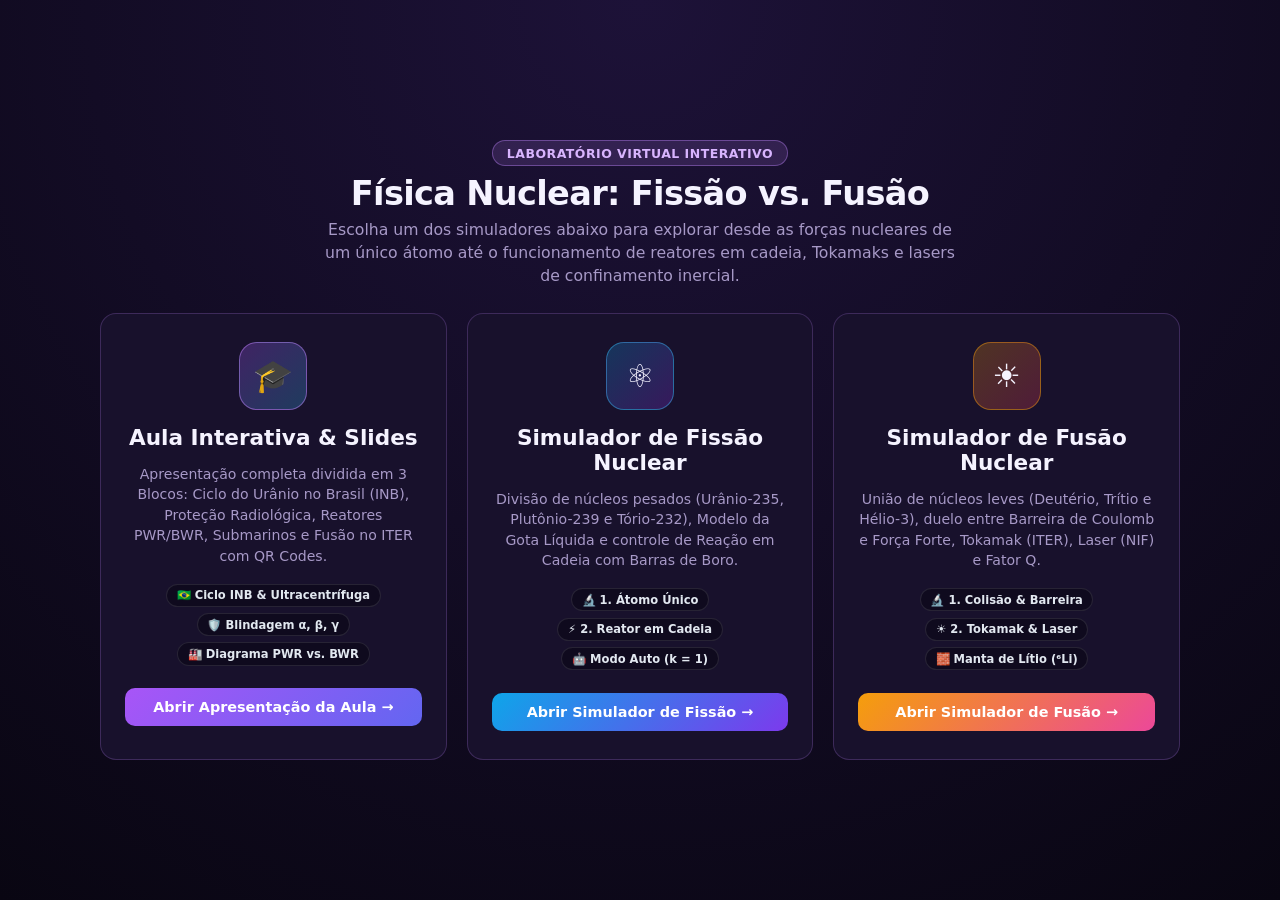
<file: index.html>
<!DOCTYPE html>
<html lang="pt-BR">
<head>
  <meta charset="UTF-8">
  <meta name="viewport" content="width=device-width, initial-scale=1.0">
  <title>Laboratório de Física Nuclear — Fissão vs. Fusão</title>
  <link rel="icon" type="image/svg+xml" href="data:image/svg+xml,%3Csvg xmlns='http://www.w3.org/2000/svg' viewBox='0 0 64 64'%3E%3Crect width='64' height='64' rx='14' fill='%230c0817'/%3E%3Cellipse cx='32' cy='32' rx='26' ry='10' fill='none' stroke='%23c084fc' stroke-width='3' transform='rotate(30 32 32)'/%3E%3Cellipse cx='32' cy='32' rx='26' ry='10' fill='none' stroke='%2338bdf8' stroke-width='3' transform='rotate(-30 32 32)'/%3E%3Ccircle cx='32' cy='32' r='7' fill='%23facc15'/%3E%3C/svg%3E">
  <style>
    :root {
      --bg-dark: #0c0817;
      --bg-card: #18112c;
      --bg-card-hover: #22173e;
      --border-subtle: rgba(192, 132, 252, 0.22);
      --text-main: #f5f3ff;
      --text-muted: #a799c7;
    }

    * {
      box-sizing: border-box;
      margin: 0;
      padding: 0;
    }

    body {
      font-family: 'Segoe UI', system-ui, -apple-system, sans-serif;
      background: radial-gradient(circle at top, #1d1238 0%, #090612 100%);
      color: var(--text-main);
      min-height: 100vh;
      display: flex;
      flex-direction: column;
      align-items: center;
      justify-content: center;
      padding: 1.5rem;
    }

    .container {
      max-width: 1080px;
      width: 100%;
      text-align: center;
      display: flex;
      flex-direction: column;
      gap: 1.6rem;
    }

    .header-badge {
      display: inline-block;
      margin: 0 auto 0.5rem;
      padding: 0.28rem 0.85rem;
      border-radius: 999px;
      background: rgba(192, 132, 252, 0.15);
      border: 1px solid rgba(192, 132, 252, 0.4);
      color: #d8b4fe;
      font-size: 0.78rem;
      font-weight: 700;
      letter-spacing: 0.04em;
      text-transform: uppercase;
    }

    h1 {
      font-size: 2.1rem;
      font-weight: 800;
      letter-spacing: -0.02em;
      margin-bottom: 0.4rem;
    }

    .subtitle {
      color: var(--text-muted);
      font-size: 0.98rem;
      max-width: 640px;
      margin: 0 auto;
      line-height: 1.45;
    }

    .cards-grid {
      display: grid;
      grid-template-columns: repeat(auto-fit, minmax(260px, 1fr));
      gap: 1.25rem;
    }

    @media (max-width: 640px) {
      body {
        padding: 1rem;
      }
      h1 {
        font-size: 1.55rem;
      }
      .subtitle {
        font-size: 0.88rem;
      }
    }

    .sim-card {
      text-decoration: none;
      color: inherit;
      background: var(--bg-card);
      border: 1px solid var(--border-subtle);
      border-radius: 16px;
      padding: 1.75rem 1.5rem;
      display: flex;
      flex-direction: column;
      align-items: center;
      gap: 0.9rem;
      transition: transform 0.2s ease, background 0.2s ease, border-color 0.2s ease, box-shadow 0.2s ease;
    }

    .sim-card:hover {
      transform: translateY(-4px);
      background: var(--bg-card-hover);
    }

    .sim-card.lesson:hover {
      border-color: #c084fc;
      box-shadow: 0 12px 30px rgba(192, 132, 252, 0.22);
    }

    .sim-card.fission:hover {
      border-color: #38bdf8;
      box-shadow: 0 12px 30px rgba(56, 189, 248, 0.18);
    }

    .sim-card.fusion:hover {
      border-color: #f59e0b;
      box-shadow: 0 12px 30px rgba(245, 158, 11, 0.18);
    }

    .icon-circle {
      width: 68px;
      height: 68px;
      border-radius: 18px;
      display: flex;
      align-items: center;
      justify-content: center;
      font-size: 2rem;
    }

    .lesson .icon-circle {
      background: linear-gradient(135deg, rgba(168, 85, 247, 0.28), rgba(56, 189, 248, 0.25));
      border: 1px solid rgba(192, 132, 252, 0.5);
    }

    .fission .icon-circle {
      background: linear-gradient(135deg, rgba(14, 165, 233, 0.25), rgba(147, 51, 234, 0.25));
      border: 1px solid rgba(56, 189, 248, 0.45);
    }

    .fusion .icon-circle {
      background: linear-gradient(135deg, rgba(245, 158, 11, 0.25), rgba(244, 63, 94, 0.25));
      border: 1px solid rgba(245, 158, 11, 0.45);
    }

    .sim-card h2 {
      font-size: 1.35rem;
      font-weight: 700;
    }

    .sim-card p {
      font-size: 0.88rem;
      color: var(--text-muted);
      line-height: 1.45;
    }

    .features-list {
      display: flex;
      flex-wrap: wrap;
      justify-content: center;
      gap: 0.4rem;
      margin-top: 0.2rem;
    }

    .pill {
      font-size: 0.72rem;
      font-weight: 600;
      padding: 0.22rem 0.6rem;
      border-radius: 999px;
      background: rgba(12, 8, 23, 0.65);
      border: 1px solid rgba(255, 255, 255, 0.1);
      color: #e2e8f0;
    }

    .cta-btn {
      margin-top: 0.5rem;
      width: 100%;
      padding: 0.7rem 1rem;
      border-radius: 10px;
      font-weight: 700;
      font-size: 0.9rem;
      transition: filter 0.15s ease;
    }

    .lesson .cta-btn {
      background: linear-gradient(135deg, #a855f7, #6366f1);
      color: #ffffff;
    }

    .fission .cta-btn {
      background: linear-gradient(135deg, #0ea5e9, #7c3aed);
      color: #ffffff;
    }

    .fusion .cta-btn {
      background: linear-gradient(135deg, #f59e0b, #ec4899);
      color: #ffffff;
    }
  </style>
</head>
<body>
  <main class="container">
    <header>
      <span class="header-badge">Laboratório Virtual Interativo</span>
      <h1>Física Nuclear: Fissão vs. Fusão</h1>
      <p class="subtitle">
        Escolha um dos simuladores abaixo para explorar desde as forças nucleares de um único átomo até o funcionamento de reatores em cadeia, Tokamaks e lasers de confinamento inercial.
      </p>
    </header>

    <div class="cards-grid">
      <a href="aula.html" class="sim-card lesson">
        <div class="icon-circle">🎓</div>
        <h2>Aula Interativa &amp; Slides</h2>
        <p>
          Apresentação completa dividida em 3 Blocos: Ciclo do Urânio no Brasil (INB), Proteção Radiológica, Reatores PWR/BWR, Submarinos e Fusão no ITER com QR Codes.
        </p>
        <div class="features-list">
          <span class="pill">🇧🇷 Ciclo INB &amp; Ultracentrífuga</span>
          <span class="pill">🛡️ Blindagem α, β, γ</span>
          <span class="pill">🏭 Diagrama PWR vs. BWR</span>
        </div>
        <div class="cta-btn">Abrir Apresentação da Aula &rarr;</div>
      </a>

      <a href="fissao.html" class="sim-card fission">
        <div class="icon-circle">⚛️</div>
        <h2>Simulador de Fissão Nuclear</h2>
        <p>
          Divisão de núcleos pesados (Urânio-235, Plutônio-239 e Tório-232), Modelo da Gota Líquida e controle de Reação em Cadeia com Barras de Boro.
        </p>
        <div class="features-list">
          <span class="pill">🔬 1. Átomo Único</span>
          <span class="pill">⚡ 2. Reator em Cadeia</span>
          <span class="pill">🤖 Modo Auto (k = 1)</span>
        </div>
        <div class="cta-btn">Abrir Simulador de Fissão &rarr;</div>
      </a>

      <a href="fusao.html" class="sim-card fusion">
        <div class="icon-circle">☀️</div>
        <h2>Simulador de Fusão Nuclear</h2>
        <p>
          União de núcleos leves (Deutério, Trítio e Hélio-3), duelo entre Barreira de Coulomb e Força Forte, Tokamak (ITER), Laser (NIF) e Fator Q.
        </p>
        <div class="features-list">
          <span class="pill">🔬 1. Colisão &amp; Barreira</span>
          <span class="pill">☀️ 2. Tokamak &amp; Laser</span>
          <span class="pill">🧱 Manta de Lítio (⁶Li)</span>
        </div>
        <div class="cta-btn">Abrir Simulador de Fusão &rarr;</div>
      </a>
    </div>
  </main>
</body>
</html>
</file>
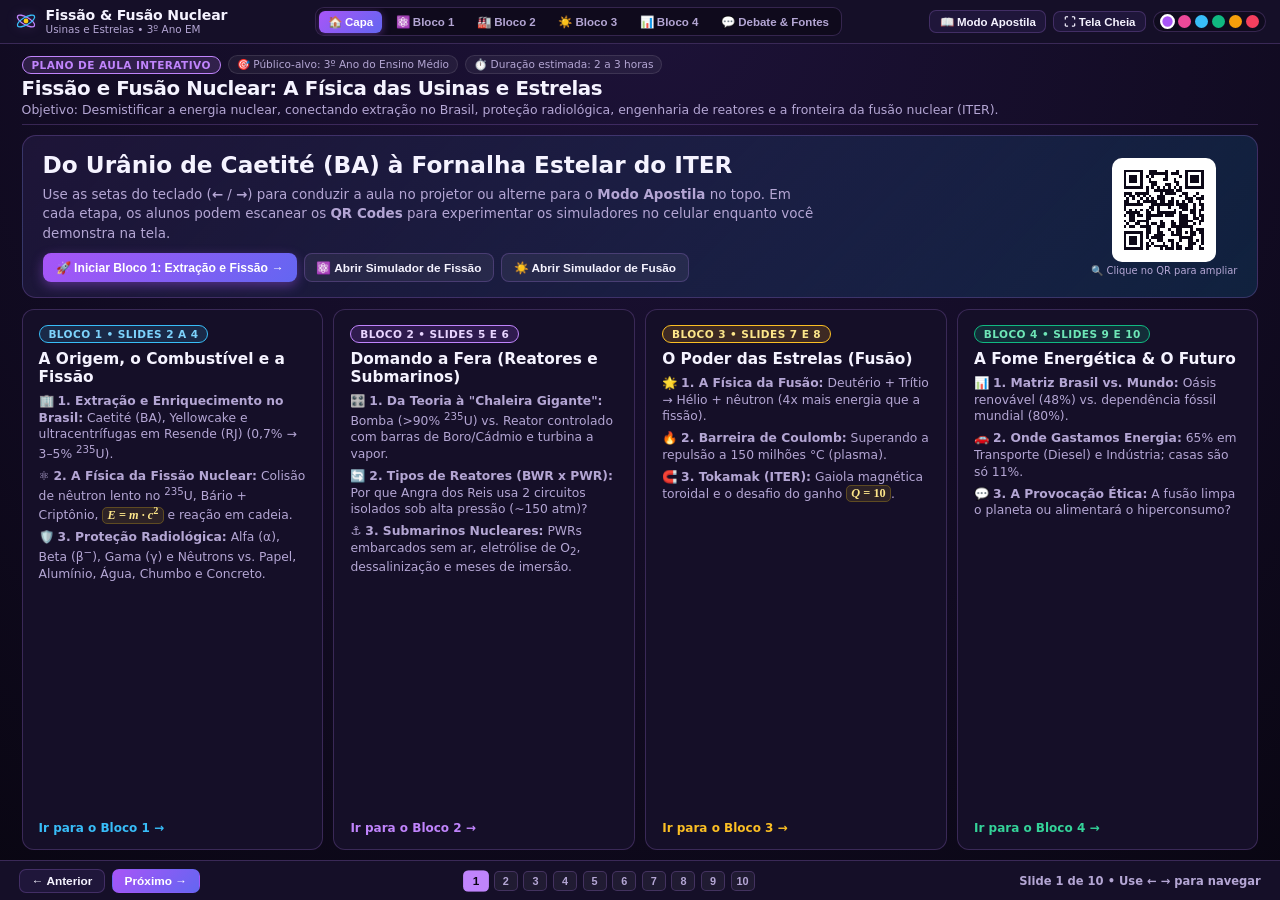
<file: aula.html>
<!DOCTYPE html>
<html lang="pt-BR" data-theme="purple">
<head>
  <meta charset="UTF-8">
  <meta name="viewport" content="width=device-width, initial-scale=1.0">
  <title>Fissão e Fusão Nuclear: A Física das Usinas e Estrelas — Aula Interativa</title>
  <link rel="icon" type="image/svg+xml" href="data:image/svg+xml,%3Csvg xmlns='http://www.w3.org/2000/svg' viewBox='0 0 64 64'%3E%3Crect width='64' height='64' rx='14' fill='%230c0817'/%3E%3Cellipse cx='32' cy='32' rx='26' ry='10' fill='none' stroke='%23c084fc' stroke-width='3' transform='rotate(30 32 32)'/%3E%3Cellipse cx='32' cy='32' rx='26' ry='10' fill='none' stroke='%2338bdf8' stroke-width='3' transform='rotate(-30 32 32)'/%3E%3Ccircle cx='32' cy='32' r='7' fill='%23facc15'/%3E%3C/svg%3E">
  <link rel="stylesheet" href="aula.css">
</head>
<body>
  <!-- BARRA SUPERIOR DE NAVEGAÇÃO COMPACTA (44px) -->
  <header class="top-bar">
    <a href="index.html" class="brand" title="Voltar ao Portal Inicial">
      <div class="brand-logo" aria-hidden="true">
        <svg viewBox="0 0 64 64" width="24" height="24">
          <ellipse cx="32" cy="32" rx="26" ry="10" fill="none" stroke="currentColor" stroke-width="3.5" transform="rotate(30 32 32)"/>
          <ellipse cx="32" cy="32" rx="26" ry="10" fill="none" stroke="#38bdf8" stroke-width="3.5" transform="rotate(-30 32 32)"/>
          <circle cx="32" cy="32" r="6.5" fill="#facc15"/>
        </svg>
      </div>
      <div>
        <h1>Fissão &amp; Fusão Nuclear</h1>
        <p class="subtitle">Usinas e Estrelas &bull; 3º Ano EM</p>
      </div>
    </a>

    <!-- Atalhos de Blocos da Aula -->
    <nav class="block-nav" id="blockNav" aria-label="Blocos da Aula">
      <button type="button" class="block-jump-btn active" data-target-slide="0" title="Capa e Estrutura da Aula">🏠 Capa</button>
      <button type="button" class="block-jump-btn" data-target-slide="1" title="Bloco 1: A Origem, o Combustível e a Fissão">⚛️ Bloco 1</button>
      <button type="button" class="block-jump-btn" data-target-slide="4" title="Bloco 2: Domando a Fera (Reatores e Submarinos)">🏭 Bloco 2</button>
      <button type="button" class="block-jump-btn" data-target-slide="6" title="Bloco 3: O Poder das Estrelas (Fusão Nuclear e ITER)">☀️ Bloco 3</button>
      <button type="button" class="block-jump-btn" data-target-slide="8" title="Bloco 4: A Fome Energética (Mundo vs. Brasil)">📊 Bloco 4</button>
      <button type="button" class="block-jump-btn" data-target-slide="9" title="Debate Final, Enquete e Fontes Oficiais">💬 Debate &amp; Fontes</button>
    </nav>

    <div class="header-right">
      <button type="button" id="viewModeToggleBtn" class="action-top-btn" title="Alternar entre Modo Slides (Projetor) e Modo Apostila (Rolagem contínua)">
        📖 Modo Apostila
      </button>

      <button type="button" id="fullscreenBtn" class="action-top-btn" title="Entrar ou sair da Tela Cheia (F11)">
        ⛶ Tela Cheia
      </button>

      <div class="theme-picker" id="themePicker" title="Escolher tema de cores">
        <button type="button" class="theme-swatch active" data-theme="purple" title="Roxo Quântico"></button>
        <button type="button" class="theme-swatch" data-theme="indigo" title="Magenta Neon"></button>
        <button type="button" class="theme-swatch" data-theme="blue" title="Azul Ciano"></button>
        <button type="button" class="theme-swatch" data-theme="emerald" title="Verde Radioativo"></button>
        <button type="button" class="theme-swatch" data-theme="amber" title="Âmbar Solar"></button>
        <button type="button" class="theme-swatch" data-theme="crimson" title="Rubi Plasma"></button>
      </div>
    </div>
  </header>

  <!-- ÁREA PRINCIPAL DOS SLIDES -->
  <main class="deck-viewport" id="deckViewport">

    <!-- ======================================================================
         SLIDE 1: CAPA & ESTRUTURA DA AULA
         ====================================================================== -->
    <section class="slide active" data-slide-index="0" data-block="0">
      <div class="slide-header">
        <div>
          <div class="slide-badge-row">
            <span class="block-pill">Plano de Aula Interativo</span>
            <span class="time-pill">🎯 Público-alvo: 3º Ano do Ensino Médio</span>
            <span class="time-pill">⏱️ Duração estimada: 2 a 3 horas</span>
          </div>
          <h2 class="slide-title">Fissão e Fusão Nuclear: A Física das Usinas e Estrelas</h2>
          <p class="slide-subtitle">
            Objetivo: Desmistificar a energia nuclear, conectando extração no Brasil, proteção radiológica, engenharia de reatores e a fronteira da fusão nuclear (ITER).
          </p>
        </div>
      </div>

      <div class="hero-banner">
        <div>
          <h2>Do Urânio de Caetité (BA) à Fornalha Estelar do ITER</h2>
          <p>
            Use as setas do teclado (<strong>&larr;</strong> / <strong>&rarr;</strong>) para conduzir a aula no projetor ou alterne para o <strong>Modo Apostila</strong> no topo. Em cada etapa, os alunos podem escanear os <strong>QR Codes</strong> para experimentar os simuladores no celular enquanto você demonstra na tela.
          </p>
          <div class="sim-btn-row" style="margin-top:0.65rem;">
            <button type="button" class="btn-open-sim" data-goto-slide="1">
              🚀 Iniciar Bloco 1: Extração e Fissão &rarr;
            </button>
            <button type="button" class="btn-secondary-sim" data-open-sim="fissao.html?mode=single" data-sim-title="Simulador de Fissão Nuclear">
              ⚛️ Abrir Simulador de Fissão
            </button>
            <button type="button" class="btn-secondary-sim" data-open-sim="fusao.html?mode=collision" data-sim-title="Simulador de Fusão Nuclear">
              ☀️ Abrir Simulador de Fusão
            </button>
          </div>
        </div>

        <div style="display:flex; flex-direction:column; align-items:center;">
          <div class="qr-box" data-qr-url="https://felipefdo.github.io/Fiss-o-Fuss-o/aula.html" data-qr-label="Acompanhar Aula & Simuladores no Celular" title="Clique para ampliar o QR Code na tela"></div>
          <span class="qr-zoom-hint">🔍 Clique no QR para ampliar</span>
        </div>
      </div>

      <div class="blocks-overview-grid">
        <div class="block-overview-card" data-goto-slide="1">
          <div>
            <span class="block-pill b1">Bloco 1 &bull; Slides 2 a 4</span>
            <h3 style="margin-top:0.4rem;">A Origem, o Combustível e a Fissão</h3>
            <ul style="margin-top:0.45rem;">
              <li>🏢 <strong>1. Extração e Enriquecimento no Brasil:</strong> Caetité (BA), Yellowcake e ultracentrífugas em Resende (RJ) (0,7% &rarr; 3–5% <sup>235</sup>U).</li>
              <li>⚛️ <strong>2. A Física da Fissão Nuclear:</strong> Colisão de nêutron lento no <sup>235</sup>U, Bário + Criptônio, <span class="math-inline"><i>E</i> = <i>m</i> &middot; <i>c</i><sup>2</sup></span> e reação em cadeia.</li>
              <li>🛡️ <strong>3. Proteção Radiológica:</strong> Alfa (&alpha;), Beta (&beta;<sup>&minus;</sup>), Gama (&gamma;) e Nêutrons vs. Papel, Alumínio, Água, Chumbo e Concreto.</li>
            </ul>
          </div>
          <span style="font-size:0.75rem; font-weight:700; color:#38bdf8;">Ir para o Bloco 1 &rarr;</span>
        </div>

        <div class="block-overview-card" data-goto-slide="4">
          <div>
            <span class="block-pill b2">Bloco 2 &bull; Slides 5 e 6</span>
            <h3 style="margin-top:0.4rem;">Domando a Fera (Reatores e Submarinos)</h3>
            <ul style="margin-top:0.45rem;">
              <li>🎛️ <strong>1. Da Teoria à "Chaleira Gigante":</strong> Bomba (&gt;90% <sup>235</sup>U) vs. Reator controlado com barras de Boro/Cádmio e turbina a vapor.</li>
              <li>🔄 <strong>2. Tipos de Reatores (BWR x PWR):</strong> Por que Angra dos Reis usa 2 circuitos isolados sob alta pressão (~150 atm)?</li>
              <li>⚓ <strong>3. Submarinos Nucleares:</strong> PWRs embarcados sem ar, eletrólise de O<sub>2</sub>, dessalinização e meses de imersão.</li>
            </ul>
          </div>
          <span style="font-size:0.75rem; font-weight:700; color:#c084fc;">Ir para o Bloco 2 &rarr;</span>
        </div>

        <div class="block-overview-card" data-goto-slide="6">
          <div>
            <span class="block-pill b3">Bloco 3 &bull; Slides 7 e 8</span>
            <h3 style="margin-top:0.4rem;">O Poder das Estrelas (Fusão)</h3>
            <ul style="margin-top:0.45rem;">
              <li>🌟 <strong>1. A Física da Fusão:</strong> Deutério + Trítio &rarr; Hélio + nêutron (4x mais energia que a fissão).</li>
              <li>🔥 <strong>2. Barreira de Coulomb:</strong> Superando a repulsão a 150 milhões °C (plasma).</li>
              <li>🧲 <strong>3. Tokamak (ITER):</strong> Gaiola magnética toroidal e o desafio do ganho <span class="math-inline"><i>Q</i> = 10</span>.</li>
            </ul>
          </div>
          <span style="font-size:0.75rem; font-weight:700; color:#fbbf24;">Ir para o Bloco 3 &rarr;</span>
        </div>

        <div class="block-overview-card" data-goto-slide="8">
          <div>
            <span class="block-pill b4">Bloco 4 &bull; Slides 9 e 10</span>
            <h3 style="margin-top:0.4rem;">A Fome Energética &amp; O Futuro</h3>
            <ul style="margin-top:0.45rem;">
              <li>📊 <strong>1. Matriz Brasil vs. Mundo:</strong> Oásis renovável (48%) vs. dependência fóssil mundial (80%).</li>
              <li>🚗 <strong>2. Onde Gastamos Energia:</strong> 65% em Transporte (Diesel) e Indústria; casas são só 11%.</li>
              <li>💬 <strong>3. A Provocação Ética:</strong> A fusão limpa o planeta ou alimentará o hiperconsumo?</li>
            </ul>
          </div>
          <span style="font-size:0.75rem; font-weight:700; color:#34d399;">Ir para o Bloco 4 &rarr;</span>
        </div>
      </div>
    </section>

    <!-- ======================================================================
         SLIDE 2: BLOCO 1.1 — EXTRAÇÃO E ENRIQUECIMENTO NO BRASIL
         ====================================================================== -->
    <section class="slide" data-slide-index="1" data-block="1">
      <div class="slide-header">
        <div>
          <div class="slide-badge-row">
            <span class="block-pill b1">Bloco 1: A Origem, o Combustível e a Fissão</span>
            <span class="time-pill">Tópico 1.1 &bull; Ciclo do Combustível Nuclear (INB)</span>
          </div>
          <h2 class="slide-title">1. Extração e Enriquecimento de Urânio no Brasil</h2>
          <p class="slide-subtitle">
            O Brasil domina o ciclo completo: da mineração da uraninita na Bahia às cascatas de ultracentrífugas no Rio de Janeiro.
          </p>
        </div>
      </div>

      <div class="slide-grid">
        <!-- Coluna Esquerda: Teoria do PDF -->
        <div class="col-stack">
          <div class="content-card">
            <h3>⛏️ Do Minério Bruto ao Yellowcake (Caetité - BA)</h3>
            <p>
              O Brasil é um dos poucos países que domina todo o ciclo do urânio, operado pelas <strong>Indústrias Nucleares do Brasil (INB)</strong>:
            </p>
            <ul>
              <li><strong>Mineração e Lixiviação:</strong> A uraninita extraída na Bahia é tratada com ácido para gerar o <strong>Yellowcake</strong> (<span class="chem-tag">U<sub>3</sub>O<sub>8</sub></span>), pó concentrado de urânio natural.</li>
              <li><strong>Composição Isotópica:</strong> O concentrado bruto possui <strong>99,3% de <sup>238</sup>U</strong> (inerte) e apenas <strong>0,7% de <sup>235</sup>U</strong> (físsil).</li>
            </ul>
          </div>

          <div class="content-card">
            <h3>🌀 Enriquecimento Isotópico em Resende (RJ)</h3>
            <p>
              Na <strong>Fábrica de Combustível Nuclear (FCN)</strong>, a proporção de <sup>235</sup>U é aumentada para os reatores de Angra:
            </p>
            <ul>
              <li><strong>Gás <span class="chem-tag">UF<sub>6</sub></span> e Ultracentrífugas:</strong> Girando a ~60.000 RPM, a inércia joga o <strong><sup>238</sup>U mais pesado</strong> para as bordas; o <strong><sup>235</sup>U mais leve</strong> fica no centro.</li>
              <li><strong>Pastilha Cerâmica (<span class="chem-tag">UO<sub>2</sub></span>):</strong> O urânio enriquecido a <strong>3%–5% de <sup>235</sup>U</strong> vira pastilhas de 1 cm — cada uma equivale a 1 tonelada de carvão!</li>
            </ul>
          </div>

          <div class="highlight-box" id="cycleStepExplanation">
            <strong>💡 3. Ultracentrífugas em Resende (RJ):</strong> Convertido no gás UF₆ a ~60.000 RPM. O ²³⁸U (pesado) vai para a borda e o ²³⁵U (físsil) vai ao centro!
          </div>
        </div>

        <!-- Coluna Direita: Simulador Interativo do Ciclo & Ultracentrífuga -->
        <div class="interactive-stage-card">
          <div class="stage-top-row">
            <h3>🏛️ Ciclo da INB &amp; Ultracentrífuga Isotópica</h3>
            <span class="live-badge" id="centrifugeStatusBadge">Enriquecimento: 4,0% ²³⁵U (Angra)</span>
          </div>

          <!-- 4 Etapas do Ciclo no Brasil -->
          <div class="step-cards-row" id="brazilCycleSteps">
            <button type="button" class="cycle-step-btn" data-step="0">
              <span class="cycle-step-num">1. Caetité (BA)</span>
              <span class="cycle-step-title">⛏️ Uraninita</span>
            </button>
            <button type="button" class="cycle-step-btn" data-step="1">
              <span class="cycle-step-num">2. Concentrado</span>
              <span class="cycle-step-title">🟡 Yellowcake (0,7%)</span>
            </button>
            <button type="button" class="cycle-step-btn active" data-step="2">
              <span class="cycle-step-num">3. Resende (RJ)</span>
              <span class="cycle-step-title">🌀 Ultracentrífuga</span>
            </button>
            <button type="button" class="cycle-step-btn" data-step="3">
              <span class="cycle-step-num">4. Angra 1 e 2</span>
              <span class="cycle-step-title">🔋 Pastilha (3–5%)</span>
            </button>
          </div>

          <div class="slide-canvas-box">
            <canvas id="centrifugeCanvas"></canvas>
          </div>

          <div class="controls-strip">
            <div class="control-Cluster" id="enrichmentPresetBtns">
              <span class="control-label">Grau de ²³⁵U:</span>
              <button type="button" class="pill-btn" data-enrich="0.7" data-rpm="0">0,7% (Natural)</button>
              <button type="button" class="pill-btn active" data-enrich="4.0" data-rpm="55000">3–5% (Usina PWR)</button>
              <button type="button" class="pill-btn" data-enrich="20.0" data-rpm="65000">20% (Submarino)</button>
              <button type="button" class="pill-btn" data-enrich="90.0" data-rpm="75000">&gt;90% (Bomba)</button>
            </div>
            <div class="inline-slider-wrap">
              <span class="control-label">Rotação:</span>
              <input type="range" id="centrifugeRpmSlider" min="0" max="75000" step="2500" value="55000">
              <span class="val-badge" id="centrifugeRpmLabel">55.000 RPM</span>
            </div>
          </div>
        </div>
      </div>
    </section>

    <!-- ======================================================================
         SLIDE 3: BLOCO 1.2 — A FÍSICA DA FISSÃO NUCLEAR & E = mc²
         ====================================================================== -->
    <section class="slide" data-slide-index="2" data-block="1">
      <div class="slide-header">
        <div>
          <div class="slide-badge-row">
            <span class="block-pill b1">Bloco 1: A Origem, o Combustível e a Fissão</span>
            <span class="time-pill">Tópico 1.2 &bull; Quebra do Núcleo &amp; Reação em Cadeia</span>
          </div>
          <h2 class="slide-title">2. A Física da Fissão Nuclear e a Equação de Einstein</h2>
          <p class="slide-subtitle">
            Como um único nêutron lento parte o núcleo de Urânio-235, converte massa em energia térmica e inicia uma reação em cadeia.
          </p>
        </div>
      </div>

      <div class="slide-grid">
        <!-- Coluna Esquerda: Conceito + Equação + QR Code -->
        <div class="col-stack">
          <div class="content-card">
            <h3>💥 Como ocorre a Fissão do Urânio-235?</h3>
            <ul>
              <li><strong>Colisão com Nêutron Lento (Térmico):</strong> Um nêutron sem carga elétrica (<span class="math-inline">n<sup>0</sup></span>) aproxima-se sem sofrer repulsão elétrica e colide com o núcleo instável de <strong><sup>235</sup>U</strong>.</li>
              <li><strong>Instabilidade e Cisão:</strong> O núcleo absorve o nêutron (virando <span class="chem-tag"><sup>236</sup>U*</span>), oscila como uma gota líquida e se parte em fragmentos menores — como <strong>Bário (<span class="chem-tag"><sup>141</sup>Ba</span>)</strong> e <strong>Criptônio (<span class="chem-tag"><sup>92</sup>Kr</span>)</strong> — liberando de <strong>2 a 3 novos nêutrons</strong> e imensa quantidade de calor (~200 MeV).</li>
              <li><strong>Reação em Cadeia:</strong> Os novos nêutrons ejetados atingem outros átomos de urânio vizinhos. Em um reator, essa cascata é rigorosamente controlada para gerar um fluxo constante de calor.</li>
            </ul>
          </div>

          <div class="formula-banner">
            <div>
              <strong style="font-size:0.82rem; color:#38bdf8; display:block;">Equivalência Massa-Energia (Albert Einstein)</strong>
              <span style="font-size:0.75rem; color:var(--text-muted);">
                A soma das massas dos fragmentos + nêutrons é ~0,1% menor que a massa inicial. Essa perda de massa (<span class="math-inline">&Delta;<i>m</i></span>) vira energia!
              </span>
            </div>
            <div class="formula-math"><i>E</i> = &Delta;<i>m</i> &middot; <i>c</i><sup>2</sup></div>
          </div>

          <!-- Card de QR Code + Simulador de Fissão -->
          <div class="sim-launch-card">
            <div>
              <div class="qr-box" data-qr-url="https://felipefdo.github.io/Fiss-o-Fuss-o/fissao.html?mode=single" data-qr-label="Simulador de Fissão Nuclear — Átomo Único" title="Clique para ampliar o QR Code"></div>
              <div class="qr-zoom-hint">🔍 Ampliar QR</div>
            </div>
            <div class="sim-launch-info">
              <h4>🔬 Prática Interativa: Simulador de Fissão (Aba 1)</h4>
              <p>
                Dispare nêutrons térmicos ou prótons contra o <strong>Urânio-235</strong>, <strong>Plutônio-239</strong> e <strong>Tório-232</strong>. Observe a deformação da Gota Líquida e o balanço de massa.
              </p>
              <span class="sim-url-code">felipefdo.github.io/Fiss-o-Fuss-o/fissao.html</span>
              <div class="sim-btn-row">
                <button type="button" class="btn-open-sim" data-open-sim="fissao.html?mode=single" data-sim-title="Simulador de Fissão Nuclear — Átomo Único (U-235)">
                  🎯 Abrir Simulador Aqui no Slide
                </button>
                <a href="fissao.html?mode=single" target="_blank" rel="noopener" class="btn-secondary-sim">
                  ↗ Nova Aba
                </a>
              </div>
            </div>
          </div>
        </div>

        <!-- Coluna Direita: Animação em Looping do Diagrama da Fissão e Cadeia -->
        <div class="interactive-stage-card">
          <div class="stage-top-row">
            <h3>🔄 Recurso Visual: Diagrama em Looping da Fissão e Reação em Cadeia</h3>
            <span class="live-badge" id="fissionLoopGenBadge">Geração 1 &rarr; 3 &rarr; 9 n⁰</span>
          </div>

          <div class="slide-canvas-box">
            <canvas id="fissionLoopCanvas"></canvas>
          </div>

          <div class="controls-strip">
            <div class="control-Cluster" id="fissionLoopModeBtns">
              <span class="control-label">Visualização:</span>
              <button type="button" class="pill-btn active" data-flmode="cascade">⚡ Cascata em Cadeia (1 &rarr; 3 &rarr; 9)</button>
              <button type="button" class="pill-btn" data-flmode="single">🔬 Detalhe: ¹n + ²³⁵U &rarr; ¹⁴¹Ba + ⁹²Kr + 3n</button>
            </div>
            <button type="button" class="pill-btn" id="fissionLoopRestartBtn">↺ Reiniciar Pulso</button>
          </div>
        </div>
      </div>
    </section>

    <!-- ======================================================================
         SLIDE 4: BLOCO 1.3 — PROTEÇÃO RADIOLÓGICA (SIMULADOR DE BARREIRA)
         ====================================================================== -->
    <section class="slide" data-slide-index="3" data-block="1">
      <div class="slide-header">
        <div>
          <div class="slide-badge-row">
            <span class="block-pill b1">Bloco 1: A Origem, o Combustível e a Fissão</span>
            <span class="time-pill">Tópico 1.3 &bull; Tempo, Distância e Blindagem</span>
          </div>
          <h2 class="slide-title">3. Proteção Radiológica: Como nos defendemos?</h2>
          <p class="slide-subtitle">
            Poder de penetração das partículas Alfa (&alpha;), Beta (&beta;<sup>&minus;</sup>), Raios Gama (&gamma;) e Nêutrons (n<sup>0</sup>) e a blindagem em camadas das usinas.
          </p>
        </div>
      </div>

      <div class="slide-grid">
        <!-- Coluna Esquerda: Teoria do PDF -->
        <div class="col-stack">
          <div class="content-card">
            <h3>☢️ Os Três Tipos Principais de Radiação + Nêutrons</h3>
            <ul>
              <li><strong>Partículas Alfa (&alpha; — <span class="chem-tag"><sup>4</sup><sub>2</sub>He<sup>2+</sup></span>):</strong> Núcleos de hélio pesados (2 prótons + 2 nêutrons) e de baixa penetração. São bloqueadas por uma simples <strong>folha de papel</strong> ou pela pele morta humana.</li>
              <li><strong>Partículas Beta (&beta;<sup>&minus;</sup> — <span class="math-inline"><i>e</i><sup>&minus;</sup></span>):</strong> Elétrons em alta velocidade ejetados do núcleo, mais penetrantes. Exigem placas de <strong>alumínio</strong> ou acrílico para bloqueio seguro.</li>
              <li><strong>Raios Gama (&gamma;) e Nêutrons (<span class="math-inline">n<sup>0</sup></span>):</strong> Ondas eletromagnéticas de altíssima energia e partículas sem carga que penetram profundamente na matéria. Exigem <strong>blindagem densa e espessa</strong>.</li>
            </ul>
          </div>

          <div class="content-card">
            <h3>🏰 A Blindagem Estratégica nas Usinas Nucleares</h3>
            <p>Nas usinas, utiliza-se a combinação de três materiais complementares:</p>
            <ul>
              <li>💧 <strong>Água (<span class="chem-tag">H<sub>2</sub>O</span>):</strong> Rica em hidrogênio, atua como <strong>moderador de nêutrons</strong> (freia nêutrons por colisão elástica) e barreira primária de resfriamento.</li>
              <li>🛡️ <strong>Chumbo (<span class="chem-tag">Pb</span>):</strong> Devido ao seu alto número atômico (<span class="math-inline"><i>Z</i> = 82</span>) e alta densidade (<span class="math-inline">11,3 g/cm<sup>3</sup></span>), absorve com grande eficiência os <strong>raios gama (&gamma;)</strong>.</li>
              <li>🧱 <strong>Concreto Armado:</strong> A espessa <strong>"Blindagem Biológica"</strong> (1,5 a 2 metros) do edifício de contenção, que bloqueia qualquer radiação gama e nêutrons residuais.</li>
            </ul>
          </div>

          <div class="highlight-box" id="shieldPhysicsNote">
            <strong>📐 Lei da Atenuação Exponencial (Raios Gama):</strong> Diferente de Alfa e Beta (que têm alcance fixo), os fótons Gama sofrem atenuação probabilística <span class="math-inline"><i>I</i>(<i>x</i>) = <i>I</i><sub>0</sub> &middot; <i>e</i><sup>&minus;&mu;&middot;<i>x</i></sup></span>. Por isso a espessura (<span class="math-inline"><i>x</i></span>) e a densidade do material (<span class="math-inline">&mu;</span>) são decisivas!
          </div>
        </div>

        <!-- Coluna Direita: Simulador Paramétrico de Atenuação de Barreira (Pág. 2 e Pág. 5 do PDF) -->
        <div class="interactive-stage-card">
          <div class="stage-top-row">
            <h3>🛡️ Simulador Paramétrico: Atenuação de Barreira Radiológica</h3>
            <span class="live-badge" id="shieldTransmissionBadge">Transmissão no Detector: 0% (Bloqueado)</span>
          </div>

          <!-- Seleção de Partícula -->
          <div class="controls-strip" style="padding:0.38rem 0.6rem;">
            <div class="control-Cluster" id="shieldParticleBtns">
              <span class="control-label">Radiação:</span>
              <button type="button" class="pill-btn" data-part="alpha">🔴 Alfa (&alpha;)</button>
              <button type="button" class="pill-btn" data-part="beta">🔵 Beta (&beta;⁻)</button>
              <button type="button" class="pill-btn" data-part="gamma">🟡 Raios Gama (&gamma;)</button>
              <button type="button" class="pill-btn" data-part="neutron">⚪ Nêutrons (n⁰)</button>
              <button type="button" class="pill-btn active" data-part="all">🌈 Feixe Misto (Todos)</button>
            </div>
          </div>

          <div class="slide-canvas-box">
            <canvas id="shieldCanvas"></canvas>
          </div>

          <!-- Seleção de Material e Espessura -->
          <div class="controls-strip">
            <div class="control-Cluster" id="shieldMaterialBtns">
              <span class="control-label">Barreira:</span>
              <button type="button" class="pill-btn" data-mat="paper">📄 Papel</button>
              <button type="button" class="pill-btn" data-mat="aluminum">💿 Alumínio</button>
              <button type="button" class="pill-btn" data-mat="water">💧 Água</button>
              <button type="button" class="pill-btn active" data-mat="lead">🛡️ Chumbo</button>
              <button type="button" class="pill-btn" data-mat="concrete">🧱 Concreto Armado</button>
            </div>
            <div class="inline-slider-wrap">
              <span class="control-label">Espessura:</span>
              <input type="range" id="shieldThicknessSlider" min="10" max="100" step="5" value="65">
              <span class="val-badge" id="shieldThicknessLabel">65% Espessura</span>
            </div>
          </div>
        </div>
      </div>
    </section>

    <!-- ======================================================================
         SLIDE 5: BLOCO 2.1 — DA TEORIA À "CHALEIRA GIGANTE" (BOMBA VS REATOR)
         ====================================================================== -->
    <section class="slide" data-slide-index="4" data-block="2">
      <div class="slide-header">
        <div>
          <div class="slide-badge-row">
            <span class="block-pill b2">Bloco 2: Domando a Fera (Reatores e Submarinos)</span>
            <span class="time-pill">Tópico 2.1 &bull; Controle da Reação em Cadeia</span>
          </div>
          <h2 class="slide-title">1. Da Teoria à "Chaleira Gigante": Bomba vs. Usina Nuclear</h2>
          <p class="slide-subtitle">
            Por que um reator nuclear comercial nunca pode explodir como uma bomba atômica? A física das barras de controle.
          </p>
        </div>
      </div>

      <div class="slide-grid equal-cols">
        <!-- Coluna Esquerda: Bomba vs Reator e Chaleira Gigante -->
        <div class="col-stack">
          <div class="compare-grid">
            <div class="compare-box danger">
              <h4>💣 Bomba Nuclear (Projeto Manhattan)</h4>
              <p style="font-size:0.76rem; color:var(--text-muted); line-height:1.38;">
                Usa urânio <strong>altamente enriquecido (&gt;90% de <sup>235</sup>U)</strong> ou Plutônio-239 puro para uma reação em cadeia <strong>descontrolada (<span class="math-inline"><i>k</i> &gg; 1</span>)</strong> que libera toda a energia em microssegundos.
              </p>
            </div>
            <div class="compare-box safe">
              <h4>🏭 Reator de Usina (Angra 1 e 2)</h4>
              <p style="font-size:0.76rem; color:var(--text-muted); line-height:1.38;">
                Usa urânio <strong>levemente enriquecido (3% a 5% de <sup>235</sup>U)</strong> e <strong>Barras de Controle (Boro ou Cádmio)</strong> inseridas no núcleo para absorver nêutrons e manter <span class="math-inline"><i>k</i><sub>ef</sub> = 1,00</span>.
              </p>
            </div>
          </div>

          <div class="content-card">
            <h3>🫖 O Conceito da "Chaleira Gigante" (Termodinâmica &rarr; Eletromagnetismo)</h3>
            <p>
              O funcionamento de uma usina nuclear é surpreendentemente analógico ao de uma termelétrica convencional — mudando apenas a fonte de calor:
            </p>
            <ul>
              <li><strong>1. Energia Nuclear &rarr; Térmica:</strong> A fissão controlada do <sup>235</sup>U aquece a água ao redor do núcleo.</li>
              <li><strong>2. Energia Térmica &rarr; Cinética (Mecânica):</strong> O calor ferve a água, gerando <strong>vapor sob altíssima pressão</strong> que gira as pás de uma turbina gigante.</li>
              <li><strong>3. Energia Mecânica &rarr; Elétrica:</strong> O eixo da turbina rotaciona um <strong>gerador eletromagnético</strong> (indução de Faraday), enviando eletricidade para a rede.</li>
            </ul>
          </div>

          <div class="highlight-box">
            <strong>🛑 O que é o SCRAM (Parada de Emergência)?</strong> Se houver qualquer anomalia, eletroímãs soltam 100% das barras de controle de <strong>Boro/Cádmio</strong> por gravidade dentro do núcleo em menos de 2 segundos, absorvendo os nêutrons e interrompendo a reação em cadeia (<span class="math-inline"><i>k</i> &lt; 1</span>).
          </div>
        </div>

        <!-- Coluna Direita: QR Code + Simulador de Reator em Cadeia (fissao.html?mode=chain) -->
        <div class="col-stack">
          <div class="sim-launch-card">
            <div>
              <div class="qr-box" style="width:118px; height:118px;" data-qr-url="https://felipefdo.github.io/Fiss-o-Fuss-o/fissao.html?mode=chain" data-qr-label="Simulador de Reator em Cadeia (Aba 2)" title="Clique para ampliar o QR Code"></div>
              <div class="qr-zoom-hint">🔍 Ampliar QR para a Turma</div>
            </div>
            <div class="sim-launch-info">
              <h4>⚡ Prática Interativa: Reator em Cadeia (Aba 2)</h4>
              <p>
                Controle um núcleo com até <strong>150 átomos de <sup>235</sup>U</strong> (ou o modo clássico de 100 átomos estilo PhET). Ajuste as <strong>Barras de Boro/Cádmio</strong>, ligue/desligue o <strong>Moderador de Água</strong>, ative o piloto automático <strong>🤖 Auto (<span class="math-inline"><i>k</i> = 1</span>)</strong> ou acione o <strong>🛑 SCRAM</strong>!
              </p>
              <span class="sim-url-code">felipefdo.github.io/Fiss-o-Fuss-o/fissao.html?mode=chain</span>
              <div class="sim-btn-row">
                <button type="button" class="btn-open-sim" data-open-sim="fissao.html?mode=chain" data-sim-title="Simulador de Fissão — Aba 2: Reator em Cadeia e Barras de Boro">
                  🎛️ Abrir Reator em Cadeia Aqui no Slide
                </button>
                <a href="fissao.html?mode=chain" target="_blank" rel="noopener" class="btn-secondary-sim">
                  ↗ Abrir em Nova Aba
                </a>
              </div>
            </div>
          </div>

          <div class="content-card">
            <h3>🧪 Roteiro Rápido de Demonstração com a Turma</h3>
            <ul>
              <li><strong>Experimento 1 (Massa Subcrítica):</strong> Coloque apenas <strong>15 núcleos</strong> e injete um nêutron. Mostre como a maioria dos nêutrons escapa pelas bordas sem sustentar a reação.</li>
              <li><strong>Experimento 2 (Sem Moderador vs. Com Moderador):</strong> Em <strong>100 núcleos</strong>, desligue o moderador (⚡ Sem Mod.) para mostrar que nêutrons rápidos têm baixa probabilidade de captura no <sup>235</sup>U.</li>
              <li><strong>Experimento 3 (Controle Crítico <span class="math-inline"><i>k</i> = 1</span>):</strong> Ative o modo <strong>🤖 Auto (<span class="math-inline"><i>k</i> = 1</span>)</strong> e veja as barras descerem e subirem automaticamente para manter a potência estável!</li>
            </ul>
          </div>
        </div>
      </div>
    </section>

    <!-- ======================================================================
         SLIDE 6: BLOCO 2.2 & 2.3 — TIPOS DE REATORES (BWR vs PWR) & SUBMARINOS
         ====================================================================== -->
    <section class="slide" data-slide-index="5" data-block="2">
      <div class="slide-header">
        <div>
          <div class="slide-badge-row">
            <span class="block-pill b2">Bloco 2: Domando a Fera (Reatores e Submarinos)</span>
            <span class="time-pill">Tópicos 2.2 &amp; 2.3 &bull; Isolamento Radiológico &amp; Propulsão Naval</span>
          </div>
          <h2 class="slide-title">2. Tipos de Reatores (BWR x PWR) e Submarinos Nucleares</h2>
          <p class="slide-subtitle">
            O isolamento dos circuitos de água em Angra dos Reis (PWR) e como reatores embarcados operam meses submersos sem ar.
          </p>
        </div>
      </div>

      <div class="slide-grid">
        <!-- Coluna Esquerda: BWR vs PWR + Submarinos -->
        <div class="col-stack">
          <div class="content-card">
            <h3>🔄 BWR vs. PWR: Como a água é aquecida e isolada?</h3>
            <ul>
              <li>
                <strong>BWR (Reator de Água Fervente — 1 Circuito):</strong> A mesma água que resfria o urânio no núcleo ferve diretamente no vaso do reator e o vapor vai direto para a turbina. É mais simples, mas exige que o prédio da turbina possua isolamento radiológico.
              </li>
              <li>
                <strong>PWR (Reator de Água Pressurizada — Angra 1, 2 e 3):</strong> O modelo mais seguro e mais usado no mundo. Possui <strong>circuitos isolados</strong>:
                <br>• <em>Circuito Primário (Fechado):</em> A água do núcleo fica sob altíssima pressão (<span class="math-inline">~150 atm</span>) e atinge mais de <span class="math-inline">300 °C</span> <strong>sem ferver</strong>.
                <br>• <em>Circuito Secundário (Limpo):</em> A água quente passa por tubos dentro do <strong>Gerador de Vapor</strong>, fervendo a água limpa do segundo tanque que gira a turbina. <strong>A água radioativa nunca toca na turbina!</strong>
              </li>
            </ul>
          </div>

          <div class="content-card">
            <h3>⚓ 3. Curiosidade: Por que Submarinos Nucleares são tão furtivos?</h3>
            <ul>
              <li><strong>Sem Combustão (Sem Oxigênio):</strong> Submarinos a diesel precisam emergir (ou usar <em>snorkel</em>) para captar <span class="chem-tag">O<sub>2</sub></span> atmosférico para queimar combustível. Já os <strong>reatores PWR miniaturizados embarcados</strong> geram calor e eletricidade por fissão <strong>sem consumir ar</strong>!</li>
              <li><strong>Autossuficiência Vital:</strong> A abundante energia elétrica do reator alimenta sistemas de <strong>dessalinização</strong> (água potável a partir do mar) e <strong>eletrólise da água</strong> (<span class="math-inline">2 H<sub>2</sub>O &rarr; 2 H<sub>2</sub> + O<sub>2</sub></span>), produzindo oxigênio puro para a tripulação respirar.</li>
              <li><strong>Autonomia Extrema:</strong> O submarino pode permanecer <strong>meses submerso</strong>, limitado apenas pelo estoque de alimentos da tripulação!</li>
            </ul>
          </div>
        </div>

        <!-- Coluna Direita: Diagrama Interativo Animado PWR vs BWR vs Submarino -->
        <div class="interactive-stage-card">
          <div class="stage-top-row">
            <h3>🏭 Diagrama Interativo em Blocos: Circuitos PWR (Angra) vs. BWR</h3>
            <span class="live-badge" id="reactorCircuitBadge">PWR: 2 Circuitos Isolados (150 atm)</span>
          </div>

          <div class="controls-strip" style="padding:0.38rem 0.6rem;">
            <div class="control-Cluster" id="reactorTypeBtns">
              <span class="control-label">Modelo:</span>
              <button type="button" class="pill-btn active" data-rtype="pwr">🛡️ PWR (Angra dos Reis — 2 Circuitos)</button>
              <button type="button" class="pill-btn" data-rtype="bwr">💨 BWR (Água Fervente — 1 Circuito)</button>
              <button type="button" class="pill-btn" data-rtype="sub">⚓ Submarino PWR (Propulsão + O₂)</button>
            </div>
          </div>

          <div class="slide-canvas-box">
            <canvas id="reactorDiagramCanvas"></canvas>
          </div>

          <div class="controls-strip">
            <div class="inline-slider-wrap">
              <span class="control-label">Barras de Controle (Potência):</span>
              <input type="range" id="diagramPowerSlider" min="0" max="100" step="5" value="80">
              <span class="val-badge" id="diagramPowerLabel">80% Potência</span>
            </div>
            <button type="button" class="pill-btn active" id="highlightIsolationBtn">
              🔍 Destacar Isolamento Radiológico
            </button>
          </div>
        </div>
      </div>
    </section>

    <!-- ======================================================================
         SLIDE 7: BLOCO 3.1 & 3.2 — FUSÃO NUCLEAR & BARREIRA DE COULOMB
         ====================================================================== -->
    <section class="slide" data-slide-index="6" data-block="3">
      <div class="slide-header">
        <div>
          <div class="slide-badge-row">
            <span class="block-pill b3">Bloco 3: O Poder das Estrelas (Fusão Nuclear)</span>
            <span class="time-pill">Tópicos 3.1 &amp; 3.2 &bull; Barreira de Coulomb &amp; Plasma a 150 Milhões °C</span>
          </div>
          <h2 class="slide-title">1 &amp; 2. A Física da Fusão Nuclear, Barreira de Coulomb e o Plasma</h2>
          <p class="slide-subtitle">
            Unindo Deutério e Trítio: por que precisamos de 150 milhões de graus Celsius para vencer a repulsão elétrica?
          </p>
        </div>
      </div>

      <div class="slide-grid">
        <!-- Coluna Esquerda: Teoria + QR Code Colisão -->
        <div class="col-stack">
          <div class="content-card">
            <h3>☀️ 1. A Fornalha Estelar: Deutério + Trítio</h3>
            <p>
              Na década de 1920, físicos descobriram que as estrelas não "queimam oxigênio" — elas <strong>esmagam átomos</strong>. Diferente da fissão (quebra de núcleos pesados), a <strong>fusão une núcleos leves</strong>:
            </p>
            <ul>
              <li>Na Terra, fundimos isótopos de hidrogênio — <strong>Deutério (<span class="chem-tag"><sup>2</sup><sub>1</sub>H</span>)</strong> e <strong>Trítio (<span class="chem-tag"><sup>3</sup><sub>1</sub>H</span>)</strong> — para formar <strong>Hélio (<span class="chem-tag"><sup>4</sup><sub>2</sub>He</span>)</strong>, ejetando um nêutron (<span class="math-inline"><sup>1</sup><sub>0</sub>n</span>) e liberando <span class="math-inline">17,6 MeV</span> (energia até <strong>4 vezes maior por massa</strong> que a fissão!).</li>
            </ul>
          </div>

          <div class="content-card">
            <h3>⚡ 2. A Barreira de Coulomb e o 4º Estado da Matéria</h3>
            <ul>
              <li><strong>O Obstáculo Físico:</strong> Núcleos atômicos possuem carga positiva (<span class="math-inline">+</span>) e sofrem intensa <strong>repulsão eletromagnética (Barreira de Coulomb)</strong>. Para forçá-los a se unir, precisam colidir em altíssima velocidade para que a <strong>Força Nuclear Forte</strong> (de curtíssimo alcance) atue.</li>
              <li><strong>150 Milhões °C (Plasma Ionizado):</strong> Sem a gravidade esmagadora do Sol, compensamos com temperaturas extremas (~10x o núcleo solar). Nessa temperatura, os elétrons se desprendem dos núcleos e o gás vira um <strong>plasma ionizado</strong>.</li>
            </ul>
          </div>

          <div class="sim-launch-card">
            <div>
              <div class="qr-box" data-qr-url="https://felipefdo.github.io/Fiss-o-Fuss-o/fusao.html?mode=collision" data-qr-label="Simulador de Fusão — Aba 1: Colisão & Barreira de Coulomb" title="Clique para ampliar o QR Code"></div>
              <div class="qr-zoom-hint">🔍 Ampliar QR</div>
            </div>
            <div class="sim-launch-info">
              <h4>🔬 Simulador de Colisão &amp; Barreira de Coulomb (Aba 1)</h4>
              <p>
                Teste colisões de <strong>D+T</strong>, <strong>D+D</strong> e <strong>D+<sup>3</sup>He</strong> variando a temperatura de 10 a 160 Milhões K e o ângulo de impacto.
              </p>
              <div class="sim-btn-row">
                <button type="button" class="btn-open-sim" data-open-sim="fusao.html?mode=collision" data-sim-title="Simulador de Fusão — Aba 1: Barreira de Coulomb vs. Força Forte">
                  🔥 Abrir Simulador de Colisão no Slide
                </button>
                <a href="fusao.html?mode=collision" target="_blank" rel="noopener" class="btn-secondary-sim">
                  ↗ Nova Aba
                </a>
              </div>
            </div>
          </div>
        </div>

        <!-- Coluna Direita: Gráfico Interativo da Barreira de Coulomb / Curva de Tunelamento (Pág. 5 do PDF) -->
        <div class="interactive-stage-card">
          <div class="stage-top-row">
            <h3>📈 Gráfico Interativo: Curva de Tunelamento &amp; Ignição Plasmática</h3>
            <span class="live-badge" id="coulombPlotStatusBadge">150 M°C: Ignição Plasmática Ativa!</span>
          </div>

          <div class="slide-canvas-box">
            <canvas id="coulombPlotCanvas"></canvas>
          </div>

          <div class="controls-strip">
            <div class="control-Cluster" id="coulombTempPresets">
              <button type="button" class="pill-btn" data-ctemp="25">25 M°C (Repulsão)</button>
              <button type="button" class="pill-btn" data-ctemp="70">70 M°C (Tunelamento Baixo)</button>
              <button type="button" class="pill-btn" data-ctemp="105">105 M°C (Limiar Ignição)</button>
              <button type="button" class="pill-btn active" data-ctemp="150">150 M°C (Meta ITER)</button>
            </div>
            <div class="inline-slider-wrap">
              <span class="control-label">Temperatura:</span>
              <input type="range" id="coulombTempSlider" min="0" max="200" step="5" value="150">
              <span class="val-badge" id="coulombTempLabel">150 M°C</span>
            </div>
          </div>
        </div>
      </div>
    </section>

    <!-- ======================================================================
         SLIDE 8: BLOCO 3.3 — TOKAMAKS E O PROJETO ITER
         ====================================================================== -->
    <section class="slide" data-slide-index="7" data-block="3">
      <div class="slide-header">
        <div>
          <div class="slide-badge-row">
            <span class="block-pill b3">Bloco 3: O Poder das Estrelas (Fusão Nuclear)</span>
            <span class="time-pill">Tópico 3.3 &bull; Confinamento Magnético &amp; Fator Q</span>
          </div>
          <h2 class="slide-title">3. Tokamaks, Confinamento Magnético e o Projeto ITER</h2>
          <p class="slide-subtitle">
            Como aprisionar um plasma a 150 milhões de graus sem derreter as paredes? A gaiola magnética toroidal e a busca por Q = 10.
          </p>
        </div>
      </div>

      <div class="slide-grid equal-cols">
        <!-- Coluna Esquerda: Teoria do Tokamak e ITER -->
        <div class="col-stack">
          <div class="content-card">
            <h3>🧲 A "Gaiola Magnética": Como funciona um Tokamak?</h3>
            <p>
              Como armazenar algo a <strong>150 milhões de graus Celsius</strong> se qualquer material sólido na Terra derreteria instantaneamente ao tocá-lo?
            </p>
            <ul>
              <li><strong>Força de Lorentz no Plasma:</strong> Como o plasma é um gás de partículas eletricamente carregadas (íons positivos de <span class="chem-tag">D<sup>+</sup> / T<sup>+</sup></span> e elétrons <span class="math-inline"><i>e</i><sup>&minus;</sup></span>), ele responde a campos magnéticos!</li>
              <li><strong>Formato Toroidal (Donut):</strong> O <strong>Tokamak</strong> é uma câmara de vácuo em formato de rosca envolta em <strong>eletroímãs supercondutores gigantes</strong> (resfriados a <span class="math-inline">&minus;269 °C</span> com hélio líquido), que criam linhas de campo de até <strong>13 Tesla</strong> para levitar o plasma longe das paredes metálicas.</li>
            </ul>
          </div>

          <div class="content-card">
            <h3>🌍 O Projeto ITER (França) e o Fator <i>Q</i></h3>
            <p>
              O maior esforço científico global atual é o <strong>ITER</strong>, construído no sul da França por 35 países.
            </p>
            <ul>
              <li>
                <strong>O que é o Fator <span class="math-inline"><i>Q</i></span>?</strong> É a razão entre a potência gerada pela fusão (<span class="math-inline"><i>P</i><sub>fusão</sub></span>) e a potência externa injetada para aquecer o plasma (<span class="math-inline"><i>P</i><sub>injetada</sub></span>):
              </li>
              <li>
                <strong>Meta do ITER (<span class="math-inline"><i>Q</i> = 10</span>):</strong> Superar com folga o ponto de equilíbrio (<span class="math-inline"><i>Q</i> &gt; 1</span>), gerando <strong>500 MW de potência de fusão</strong> a partir de apenas <strong>50 MW injetados</strong>! Após o ITER, o reator <strong>DEMO</strong> será o primeiro protótipo comercial.
              </li>
            </ul>
          </div>

          <div class="formula-banner">
            <div>
              <strong style="font-size:0.82rem; color:#fbbf24; display:block;">Equação do Ganho de Potência (Fator Q)</strong>
              <span style="font-size:0.74rem; color:var(--text-muted);">
                Meta do ITER: 500 MW gerados &divide; 50 MW injetados = <strong>Q = 10</strong>
              </span>
            </div>
            <div class="formula-math">
              <i>Q</i> =
              <span class="math-frac">
                <span class="frac-num"><i>P</i><sub>fusão</sub></span>
                <span class="frac-den"><i>P</i><sub>injetada</sub></span>
              </span>
            </div>
          </div>
        </div>

        <!-- Coluna Direita: QR Code + Simulador do Tokamak ITER & Laser NIF (fusao.html?mode=reactor) -->
        <div class="col-stack">
          <div class="sim-launch-card">
            <div>
              <div class="qr-box" style="width:118px; height:118px;" data-qr-url="https://felipefdo.github.io/Fiss-o-Fuss-o/fusao.html?mode=reactor" data-qr-label="Simulador Tokamak (ITER) & Laser (NIF)" title="Clique para ampliar o QR Code"></div>
              <div class="qr-zoom-hint">🔍 Ampliar QR para a Turma</div>
            </div>
            <div class="sim-launch-info">
              <h4>☀️ Prática Interativa: Reator Tokamak ITER &amp; Laser NIF (Aba 2)</h4>
              <p>
                Visualize as partículas carregadas presas nas linhas de campo magnético do toroide! Ajuste o campo de <strong>0 a 15 Tesla</strong>, injete <strong>50 MW</strong> para atingir <span class="math-inline"><i>Q</i> = 10</span> (<strong>500 MW</strong>), ative a <strong>Manta Reprodutora de Lítio (<span class="chem-tag"><sup>6</sup>Li</span>)</strong> e simule uma falha nos ímãs (<strong>0 T</strong>)!
              </p>
              <span class="sim-url-code">felipefdo.github.io/Fiss-o-Fuss-o/fusao.html?mode=reactor</span>
              <div class="sim-btn-row">
                <button type="button" class="btn-open-sim" data-open-sim="fusao.html?mode=reactor" data-sim-title="Simulador de Fusão — Aba 2: Reator Tokamak (ITER) & Laser (NIF)">
                  🧲 Abrir Simulador Tokamak Aqui no Slide
                </button>
                <a href="fusao.html?mode=reactor" target="_blank" rel="noopener" class="btn-secondary-sim">
                  ↗ Abrir em Nova Aba
                </a>
              </div>
            </div>
          </div>

          <div class="content-card">
            <h3>🔬 Destaques para Explorar no Simulador com os Alunos</h3>
            <ul>
              <li><strong>1. Segurança Passiva (Teste de Falha 0 T):</strong> Clique em <code>⚠️ FALHA (0 T)</code>. Mostre que há apenas ~1 grama de combustível no plasma: ao tocar na parede fria, ele esfria em milissegundos e a reação cessa sozinha (Zero <em>Meltdown</em>!).</li>
              <li><strong>2. Manta de Lítio (<span class="chem-tag"><sup>6</sup>Li</span>):</strong> Observe os nêutrons (sem carga) escapando da gaiola magnética e batendo na parede de Lítio para fabricar novo Trítio (<span class="math-inline">n<sup>0</sup> + <sup>6</sup>Li &rarr; <sup>4</sup>He + <sup>3</sup>H</span>).</li>
              <li><strong>3. Comparação com Laser (NIF):</strong> Alterne para o botão <code>⚡ Laser (NIF)</code> para mostrar o marco de 2022 (<span class="math-inline">2,05 MJ &rarr; 3,15 MJ</span>, <span class="math-inline"><i>Q</i><sub>alvo</sub> = 1,54</span>).</li>
            </ul>
          </div>
        </div>
      </div>
    </section>

    <!-- ======================================================================
         SLIDE 9: BLOCO 4.1 — A FOME ENERGÉTICA (MUNDO VS. BRASIL) & GRÁFICO INTERATIVO
         ====================================================================== -->
    <section class="slide" data-slide-index="8" data-block="4">
      <div class="slide-header">
        <div>
          <div class="slide-badge-row">
            <span class="block-pill b4">Bloco 4: Debate &amp; Geopolítica Energética</span>
            <span class="time-pill">Tópico 4.1 &bull; BEN (EPE) &amp; IEA (World Energy Outlook)</span>
          </div>
          <h2 class="slide-title">4. A Fome Energética: Para que usamos tanta energia e por que precisamos da fusão?</h2>
          <p class="slide-subtitle">
            O contraste entre o Brasil renovável e o mundo fóssil, a divisão setorial do consumo e o debate sobre energia, PIB e riqueza.
          </p>
        </div>
      </div>

      <div class="slide-grid">
        <!-- Coluna Esquerda: Tabelas 1 e 2 + Reflexão de Hiperconsumo e Riqueza -->
        <div class="col-stack">
          <!-- Tabela 1: Matriz Energética Brasil vs Mundo -->
          <div class="content-card" style="padding:0.55rem 0.8rem;">
            <h3>⚖️ Tabela 1: Matriz Energética Total (Eletricidade, Transporte e Indústria)</h3>
            <table class="energy-table" style="margin-top:0.25rem;">
              <thead>
                <tr>
                  <th>Fonte de Energia</th>
                  <th style="width:28%;">Brasil (%)</th>
                  <th style="width:28%;">Mundo (%)</th>
                </tr>
              </thead>
              <tbody>
                <tr>
                  <td><span class="tag-pill tag-fossil">Fósseis</span> Petróleo, Carvão e Gás</td>
                  <td class="val-br">49,6%</td>
                  <td class="val-world">~80,0%</td>
                </tr>
                <tr>
                  <td><span class="tag-pill tag-clean">Renováveis</span> Hidro, Solar, Eólica, Biomassa</td>
                  <td class="val-br">48,4%</td>
                  <td class="val-world">~15,0%</td>
                </tr>
                <tr>
                  <td><span class="tag-pill tag-nuclear">Nuclear</span> Angra 1 e 2 / Fissão mundial</td>
                  <td class="val-br">1,4%</td>
                  <td class="val-world">5,0%</td>
                </tr>
              </tbody>
            </table>
            <p style="font-size:0.72rem; color:var(--text-muted); margin-top:0.25rem;">
              <em>Fontes oficiais:</em> Balanço Energético Nacional (BEN/EPE 2023/2024) e IEA (World Energy Outlook).
            </p>
          </div>

          <!-- Ponto de Discussão Pedagógica: Gastar energia para enriquecer quem? -->
          <div class="content-card">
            <h3>💰 O Dilema: Gastar tanta energia para deixar quem mais rico?</h3>
            <ul>
              <li><strong>Consumo Per Capita Desigual:</strong> Países mais ricos consom até 10× mais energia por habitante que nações em desenvolvimento. Historicamente, o PIB global cresceu queimando combustíveis fósseis.</li>
              <li><strong>A Nova Explosão de Demanda (IEA 2024):</strong> O relatório <em>Electricity 2024</em> projeta avanço de quase 4% ao ano na demanda elétrica, acelerada por <strong>Data Centers de Inteligência Artificial</strong> e climatização.</li>
              <li><strong>Não Basta Trocar a Fonte:</strong> Gerar energia limpa é urgente, mas se mantivermos a lógica de hiperconsumo e obsolescência rápida, continuaremos exaurindo os limites materiais do planeta!</li>
            </ul>
          </div>

          <div class="highlight-box">
            <strong>💡 O Mito da "Lâmpada do Quarto":</strong> Residências gastam apenas <strong>11%</strong> de toda a energia do Brasil. Apagar a luz é cidadania, mas a verdadeira descarbonização exige enfrentar os <strong>65% somados de Transportes (Diesel) e Indústria Pesada (Aço e Cimento)</strong>!
          </div>
        </div>

        <!-- Coluna Direita: Gráfico Interativo de Rosca (Doughnut Chart) -->
        <div class="interactive-stage-card">
          <div class="stage-top-row">
            <h3>📊 Gráfico Interativo: Onde o Brasil Gasta sua Energia? (Por Setor — BEN)</h3>
            <span class="live-badge" id="doughnutActiveBadge">Passe o mouse ou toque nas fatias</span>
          </div>

          <div class="controls-strip" style="padding:0.35rem 0.6rem;">
            <div class="control-Cluster" id="doughnutModeBtns">
              <span class="control-label">Visualização:</span>
              <button type="button" class="pill-btn active" data-dmode="sectors">🚗 Setores de Consumo (Brasil — BEN)</button>
              <button type="button" class="pill-btn" data-dmode="matrixBr">🏛️ Matriz Brasil (BEN)</button>
              <button type="button" class="pill-btn" data-dmode="matrixWorld">🌍 Matriz Mundial (IEA)</button>
            </div>
          </div>

          <div class="slide-canvas-box" style="position:relative;">
            <canvas id="consumptionDoughnutCanvas"></canvas>
          </div>

          <!-- Botões de Atalho para Focar Setores -->
          <div class="controls-strip" id="doughnutSectorBtns" style="padding:0.25rem 0.5rem; justify-content:center; gap:0.3rem;">
            <button type="button" class="pill-btn active" data-sec-idx="-1">Todos os Setores</button>
            <button type="button" class="pill-btn" data-sec-idx="0" style="border-color:#ef4444; color:#fca5a5;">🚗 Transporte (33%)</button>
            <button type="button" class="pill-btn" data-sec-idx="1" style="border-color:#3b82f6; color:#93c5fd;">🏭 Indústria (32% )</button>
            <button type="button" class="pill-btn" data-sec-idx="2" style="border-color:#06b6d4; color:#67e8f9;">🏢 Outros (19%)</button>
            <button type="button" class="pill-btn" data-sec-idx="3" style="border-color:#eab308; color:#fef08a;">🏠 Residências (11%)</button>
            <button type="button" class="pill-btn" data-sec-idx="4" style="border-color:#10b981; color:#86efac;">🌾 Agro (5%)</button>
          </div>

          <!-- Card Dinâmico de Detalhes da Fatia Focada -->
          <div class="doughnut-info-card" id="doughnutDetailBox">
            <strong id="doughnutDetailTitle" style="color:#f97316; font-size:0.8rem;">🚗 Transportes: ~33% do Consumo Nacional (Ângulo de 118,8°)</strong>
            <p id="doughnutDetailText" style="margin-top:0.18rem; color:var(--text-muted); font-size:0.73rem;">
              <strong>Principal combustível:</strong> Óleo Diesel (43,4%), gasolina e etanol. É o setor mais dependente de fósseis do país e o maior responsável por emissões de CO₂ em caminhões de carga e ônibus.
            </p>
          </div>
        </div>
      </div>
    </section>

    <!-- ======================================================================
         SLIDE 10: BLOCO 4.2 & REFERÊNCIAS — A PROVOCAÇÃO ÉTICA, O PLACAR DO DEBATE E FONTES
         ====================================================================== -->
    <section class="slide" data-slide-index="9" data-block="4">
      <div class="slide-header">
        <div>
          <div class="slide-badge-row">
            <span class="block-pill b4">Bloco 4.2 &amp; Encerramento</span>
            <span class="time-pill">Debate Ético, Enquete em Sala &amp; Fontes para Vestibulares</span>
          </div>
          <h2 class="slide-title">5. A Fusão Salvará o Mundo? A Provocação Ética Final</h2>
          <p class="slide-subtitle">
            O dilema entre o sonho da energia limpa infinita e o modelo de hiperconsumo da humanidade, com fontes oficiais para redações e ENEM.
          </p>
        </div>
      </div>

      <div class="slide-grid equal-cols">
        <!-- Coluna Esquerda: A Provocação aos Alunos + Prós/Contras + Enquete da Turma -->
        <div class="col-stack">
          <!-- Card Destacado com a Provocação do Usuário -->
          <div class="content-card" style="border:1.5px solid #10b981; background:linear-gradient(135deg, rgba(16, 185, 129, 0.12), rgba(15, 23, 42, 0.85));">
            <h3 style="color:#6ee7b7;">💬 A Provocação Final aos Alunos</h3>
            <p style="font-size:0.77rem; line-height:1.44; color:#f1f5f9; font-style:italic;">
              "O Brasil é um oásis renovável graças às chuvas e à cana-de-açúcar, mas o mundo ainda queima carvão. E mesmo assim, residências gastam apenas 11% da energia brasileira. O verdadeiro desafio não está só em apagar a luz do quarto, mas em resolver como movemos caminhões e como a indústria produz aço e cimento. A Fusão Nuclear promete energia infinita e limpa. Mas se alcançarmos esse 'milagre', o que faremos com ela? Vamos continuar com um modelo de hiperconsumo, ou a fusão será a ferramenta para finalmente limpar a atmosfera da Terra?"
            </p>
          </div>

          <div class="compare-grid">
            <div class="compare-box safe">
              <h4>🌟 A Promessa da Fusão</h4>
              <ul style="list-style:none; display:flex; flex-direction:column; gap:0.32rem; font-size:0.75rem; line-height:1.35;">
                <li>✅ <strong>Combustível Inesgotável:</strong> Deutério (<span class="chem-tag"><sup>2</sup>H</span>) nos oceanos.</li>
                <li>✅ <strong>Zero Risco de Meltdown:</strong> Plasma cessa sozinho ao tocar na parede fria.</li>
                <li>✅ <strong>Sem Resíduo Tóxico:</strong> Gera apenas gás Hélio (<span class="chem-tag"><sup>4</sup>He</span>) inerte.</li>
              </ul>
            </div>

            <div class="compare-box danger">
              <h4>⚠️ Os Desafios Reais</h4>
              <ul style="list-style:none; display:flex; flex-direction:column; gap:0.32rem; font-size:0.75rem; line-height:1.35;">
                <li>🔧 <strong>Dano por Nêutrons:</strong> Nêutrons velozes (<span class="math-inline">14,1 MeV</span>) ativam metais.</li>
                <li>🧪 <strong>Trítio Raro (<span class="chem-tag"><sup>3</sup>H</span>):</strong> Exige mantas reprodutoras de <strong>Lítio (<span class="chem-tag"><sup>6</sup>Li</span>)</strong>.</li>
                <li>💰 <strong>Custo Bilionário:</strong> Reatores comerciais viáveis exigirão décadas e trilhões.</li>
              </ul>
            </div>
          </div>

          <!-- Enquete Interativa em Sala de Aula -->
          <div class="content-card">
            <div style="display:flex; justify-content:space-between; align-items:center;">
              <h3>🗳️ Placar do Debate: Qual o Caminho para a Humanidade?</h3>
              <button type="button" class="pill-btn" id="resetPollBtn" title="Zerar votos da turma">↺ Zerar Placar</button>
            </div>
            <div class="poll-bar-row" id="classroomPoll" style="margin-top:0.35rem;">
              <div class="poll-item">
                <button type="button" class="poll-btn" data-vote="opt1">+1 🚀 Sim, Fusão comercial até 2050!</button>
                <div class="poll-track"><div class="poll-fill" id="pollFill1"></div></div>
                <span class="poll-count" id="pollCount1">0 (0%)</span>
              </div>
              <div class="poll-item">
                <button type="button" class="poll-btn" data-vote="opt2">+1 ⏳ Só depois de 2060–2070</button>
                <div class="poll-track"><div class="poll-fill" id="pollFill2"></div></div>
                <span class="poll-count" id="pollCount2">0 (0%)</span>
              </div>
              <div class="poll-item">
                <button type="button" class="poll-btn" data-vote="opt3">+1 ⚛️ Focar em Fissão + Renováveis Já</button>
                <div class="poll-track"><div class="poll-fill" id="pollFill3"></div></div>
                <span class="poll-count" id="pollCount3">0 (0%)</span>
              </div>
              <div class="poll-item">
                <button type="button" class="poll-btn" data-vote="opt4" style="border-color:#10b981;">+1 🌱 Reduzir o Hiperconsumo Global</button>
                <div class="poll-track"><div class="poll-fill" id="pollFill4" style="background:#10b981;"></div></div>
                <span class="poll-count" id="pollCount4">0 (0%)</span>
              </div>
            </div>
          </div>
        </div>

        <!-- Coluna Direita: Fontes Oficiais Exatas (BEN, IEA, INB, ITER) + QR Code Geral -->
        <div class="col-stack">
          <div class="content-card">
            <h3>📚 Fontes Oficiais Exatas para Alunos (Redações &amp; Vestibulares)</h3>
            <p style="font-size:0.75rem; color:var(--text-muted);">
              Use os dados consolidados das agências oficiais para fundamentar redações, provas do ENEM e debates:
            </p>
            <div class="refs-grid" style="margin-top:0.25rem;">
              <a href="https://www.epe.gov.br" target="_blank" rel="noopener" class="ref-link-card">
                <strong style="color:#38bdf8;">🏢 1. BEN / EPE (epe.gov.br) &nearr;</strong>
                <span>Balanço Energético Nacional: 48–49% matriz renovável, 88% elétrica renovável, setores de Transporte (33%) e Indústria (32%).</span>
              </a>
              <a href="https://www.iea.org" target="_blank" rel="noopener" class="ref-link-card">
                <strong style="color:#f87171;">🌐 2. IEA — Agência Internacional (iea.org) &nearr;</strong>
                <span>World Energy Outlook (80% da matriz mundial ainda fóssil) e Electricity 2024 (crescimento de 4% ao ano por IA e Data Centers).</span>
              </a>
              <a href="https://www.inb.gov.br" target="_blank" rel="noopener" class="ref-link-card">
                <strong style="color:#c084fc;">🏢 3. INB &amp; Eletronuclear &nearr;</strong>
                <span>Indústrias Nucleares do Brasil (ciclo do urânio em Caetité e Resende) e diagramas dos reatores PWR de Angra dos Reis.</span>
              </a>
              <a href="https://www.iter.org" target="_blank" rel="noopener" class="ref-link-card">
                <strong style="color:#fbbf24;">☀️ 4. Projeto ITER (iter.org) &nearr;</strong>
                <span>Vídeos, dados de plasma a 150 milhões °C e fotos da montagem do Tokamak internacional na França.</span>
              </a>
            </div>
          </div>

          <div class="sim-launch-card">
            <div>
              <div class="qr-box" data-qr-url="https://felipefdo.github.io/Fiss-o-Fuss-o/" data-qr-label="Portal Completo: Aula + Simuladores de Fissão e Fusão" title="Clique para ampliar o QR Code"></div>
              <div class="qr-zoom-hint">🔍 Ampliar QR</div>
            </div>
            <div class="sim-launch-info">
              <h4>🌐 Acesse em Casa: Portal Completo no GitHub Pages</h4>
              <p>
                Escaneie o QR Code para acessar esta aula interativa e os simuladores completos de <strong>Fissão</strong> e <strong>Fusão Nuclear</strong> pelo celular ou computador.
              </p>
              <span class="sim-url-code">https://felipefdo.github.io/Fiss-o-Fuss-o/</span>
              <div class="sim-btn-row">
                <a href="index.html" class="btn-secondary-sim">🏠 Ir para o Menu Inicial</a>
                <button type="button" class="btn-secondary-sim" data-goto-slide="0">↺ Voltar ao Slide 1</button>
              </div>
            </div>
          </div>
        </div>
      </div>
    </section>
          </div>
        </div>
      </div>
    </section>

  </main>

  <!-- RODAPÉ DE CONTROLE DOS SLIDES -->
  <footer class="deck-footer">
    <div class="nav-controls">
      <button type="button" id="prevSlideBtn" class="slide-nav-btn" title="Slide Anterior (Seta Esquerda)">
        &larr; Anterior
      </button>
      <button type="button" id="nextSlideBtn" class="slide-nav-btn primary" title="Próximo Slide (Seta Direita)">
        Próximo &rarr;
      </button>
    </div>

    <div class="slide-dots" id="slideDots" role="tablist" aria-label="Selecionar Slide"></div>

    <div class="slide-counter-text" id="slideCounterText">
      Slide 1 de 10 &bull; Use &larr; &rarr; para navegar
    </div>
  </footer>

  <!-- MODAL (<dialog>) PARA ABRIR OS SIMULADORES DENTRO DO SLIDE -->
  <dialog id="simModal" class="app-modal sim-modal">
    <div class="modal-inner">
      <div class="modal-header">
        <h3 id="simModalTitle">Simulador Interativo</h3>
        <div class="modal-actions">
          <a id="simModalExternalLink" href="fissao.html" target="_blank" rel="noopener" class="sim-switch-link">
            ↗ Abrir em Nova Aba
          </a>
          <button type="button" id="closeSimModalBtn" class="modal-close-btn">
            ✕ Fechar Simulador (Esc)
          </button>
        </div>
      </div>
      <iframe id="simModalIframe" class="sim-iframe" src="about:blank" title="Simulador Nuclear Embutido"></iframe>
    </div>
  </dialog>

  <!-- MODAL (<dialog>) PARA AMPLIAR O QR CODE PARA A TURMA -->
  <dialog id="qrModal" class="app-modal qr-modal">
    <div class="modal-inner">
      <div class="modal-header">
        <h3 id="qrModalTitle">Aponte a Câmera do Celular</h3>
        <button type="button" id="closeQrModalBtn" class="modal-close-btn">✕ Fechar</button>
      </div>
      <div class="qr-modal-body">
        <div id="qrModalLargeBox" class="qr-modal-box"></div>
        <p id="qrModalUrlText" class="sim-url-code" style="font-size:0.86rem;"></p>
        <p style="font-size:0.8rem; color:var(--text-muted);">
          Escaneie o código acima para abrir o simulador diretamente no navegador do seu celular.
        </p>
      </div>
    </div>
  </dialog>

  <script src="aula.js"></script>
</body>
</html>
</file>
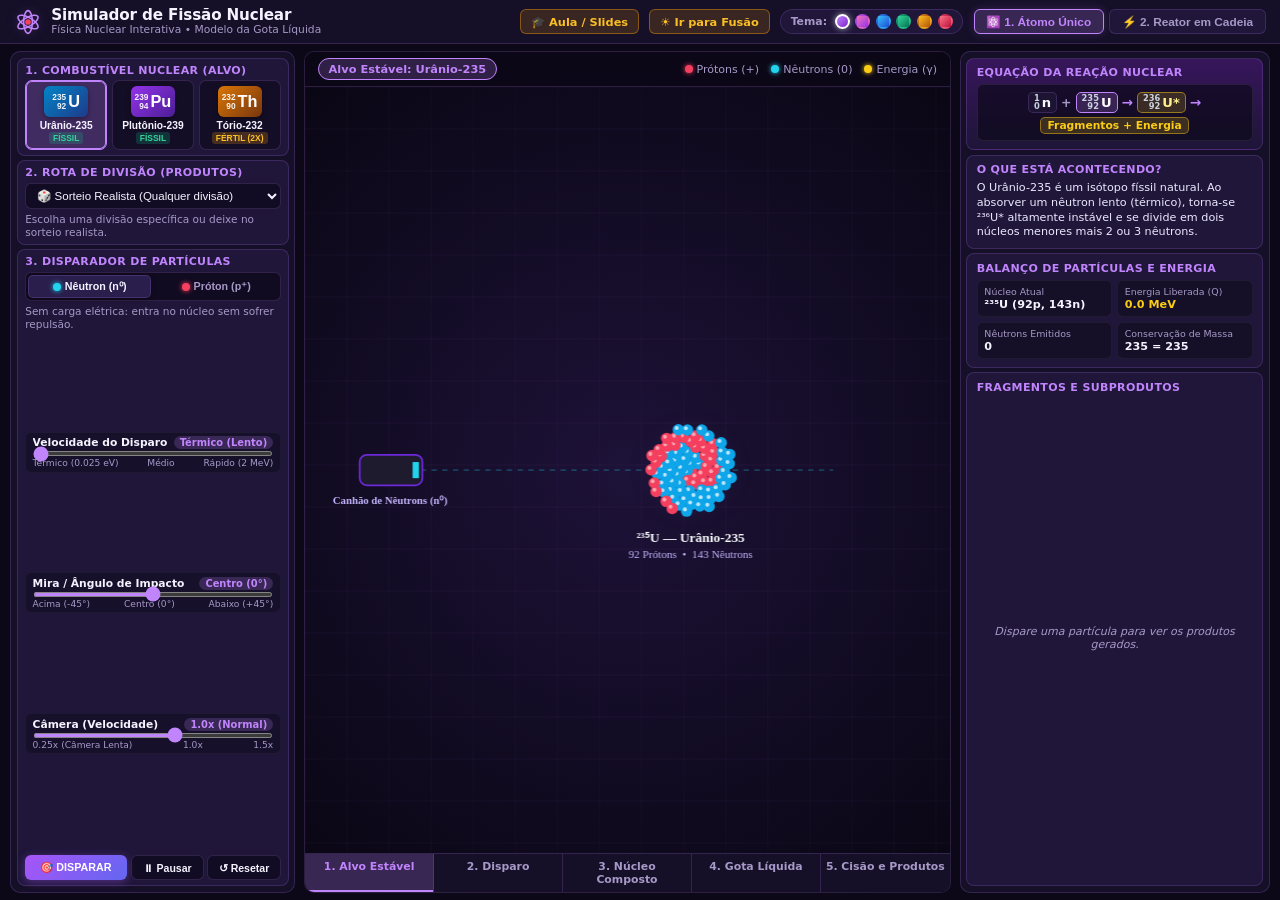
<file: fissao.html>
<!DOCTYPE html>
<html lang="pt-BR" data-theme="purple">
<head>
  <meta charset="UTF-8">
  <meta name="viewport" content="width=device-width, initial-scale=1.0">
  <title>Simulador de Fissão Nuclear — Átomo Único &amp; Reator em Cadeia</title>
  <!-- Favicon SVG de Átomo Nuclear em Roxo/Violeta para a aba do navegador -->
  <link rel="icon" type="image/svg+xml" href="data:image/svg+xml,%3Csvg xmlns='http://www.w3.org/2000/svg' viewBox='0 0 64 64'%3E%3Crect width='64' height='64' rx='14' fill='%230d0917'/%3E%3Cg fill='none' stroke='%23c084fc' stroke-width='3'%3E%3Cellipse cx='32' cy='32' rx='26' ry='10' transform='rotate(30 32 32)'/%3E%3Cellipse cx='32' cy='32' rx='26' ry='10' transform='rotate(-30 32 32)'/%3E%3Cellipse cx='32' cy='32' rx='26' ry='10' transform='rotate(90 32 32)'/%3E%3C/g%3E%3Ccircle cx='32' cy='32' r='6' fill='%23f43f5e'/%3E%3Ccircle cx='28' cy='30' r='2.5' fill='%2338bdf8'/%3E%3C/svg%3E">
  <link rel="stylesheet" href="fissao.css">
</head>
<body>
  <header class="top-bar">
    <div class="brand">
      <div class="brand-logo" aria-hidden="true">
        <svg viewBox="0 0 64 64" width="28" height="28">
          <g fill="none" stroke="currentColor" stroke-width="3.5">
            <ellipse cx="32" cy="32" rx="26" ry="10" transform="rotate(30 32 32)"/>
            <ellipse cx="32" cy="32" rx="26" ry="10" transform="rotate(-30 32 32)"/>
            <ellipse cx="32" cy="32" rx="26" ry="10" transform="rotate(90 32 32)"/>
          </g>
          <circle cx="32" cy="32" r="6.5" fill="#f43f5e"/>
        </svg>
      </div>
      <div>
        <h1>Simulador de Fissão Nuclear</h1>
        <p class="subtitle" id="appSubtitle">Física Nuclear Interativa &bull; Modelo da Gota Líquida</p>
      </div>
    </div>

    <div class="header-right">
      <a href="aula.html" class="sim-switch-link" title="Voltar para a Apresentação Interativa da Aula">
        🎓 Aula / Slides
      </a>
      <a href="fusao.html" class="sim-switch-link" title="Ir para o Simulador de Fusão Nuclear">
        ☀️ Ir para Fusão
      </a>

      <div class="theme-picker" id="themePicker" title="Escolher tema de cores">
        <span class="theme-label">Tema:</span>
        <button type="button" class="theme-swatch active" data-theme="purple" title="Roxo Quântico"></button>
        <button type="button" class="theme-swatch" data-theme="indigo" title="Magenta Neon"></button>
        <button type="button" class="theme-swatch" data-theme="blue" title="Azul Ciano"></button>
        <button type="button" class="theme-swatch" data-theme="emerald" title="Verde Radioativo"></button>
        <button type="button" class="theme-swatch" data-theme="amber" title="Âmbar Solar"></button>
        <button type="button" class="theme-swatch" data-theme="crimson" title="Rubi Plasma"></button>
      </div>

      <div class="mode-tabs" id="modeTabs" role="tablist">
        <button type="button" class="mode-tab active" data-mode="single" role="tab" aria-selected="true">
          ⚛️ 1. Átomo Único
        </button>
        <button type="button" class="mode-tab" data-mode="chain" role="tab" aria-selected="false">
          ⚡ 2. Reator em Cadeia
        </button>
      </div>
    </div>
  </header>

  <main class="workspace">
    <!-- Painel Esquerdo: Controles -->
    <aside class="panel controls-panel">
      <!-- SEÇÃO 1 (Compartilhada): Combustível Nuclear -->
      <section class="control-group">
        <h2 id="fuelGroupTitle">1. Combustível Nuclear (Alvo)</h2>
        
        <div class="fuel-cards" id="fuelSelector">
          <button type="button" class="fuel-card active" data-fuel="U235">
            <div class="isotope-badge u-color">
              <div class="iso-numbers">
                <span>235</span>
                <span>92</span>
              </div>
              <span class="iso-letter">U</span>
            </div>
            <div class="fuel-info">
              <strong>Urânio-235</strong>
              <span class="tag tag-fissile">Físsil</span>
            </div>
          </button>

          <button type="button" class="fuel-card" data-fuel="Pu239">
            <div class="isotope-badge pu-color">
              <div class="iso-numbers">
                <span>239</span>
                <span>94</span>
              </div>
              <span class="iso-letter">Pu</span>
            </div>
            <div class="fuel-info">
              <strong>Plutônio-239</strong>
              <span class="tag tag-fissile">Físsil</span>
            </div>
          </button>

          <button type="button" class="fuel-card" data-fuel="Th232">
            <div class="isotope-badge th-color">
              <div class="iso-numbers">
                <span>232</span>
                <span>90</span>
              </div>
              <span class="iso-letter">Th</span>
            </div>
            <div class="fuel-info">
              <strong>Tório-232</strong>
              <span class="tag tag-fertile">Fértil (2x)</span>
            </div>
          </button>
        </div>
      </section>

      <!-- CONTROLES EXCLUSIVOS DO MODO 1: ÁTOMO ÚNICO -->
      <div id="singleModeControls" class="mode-controls-wrapper">
        <section class="control-group">
          <h2>2. Rota de Divisão (Produtos)</h2>
          <select id="pathwaySelect" class="select-input"></select>
          <p id="pathwayHint" class="helper-text">Escolha uma divisão específica ou deixe no sorteio realista.</p>
        </section>

        <section class="control-group control-group-expand">
          <h2>3. Disparador de Partículas</h2>

          <div class="segmented-control" id="projectileSelector">
            <button type="button" class="seg-btn active" data-projectile="neutron">
              <span class="dot neutron-dot"></span> Nêutron (n⁰)
            </button>
            <button type="button" class="seg-btn" data-projectile="proton">
              <span class="dot proton-dot"></span> Próton (p⁺)
            </button>
          </div>
          <p id="projectileHint" class="helper-text">
            Sem carga elétrica: entra no núcleo sem sofrer repulsão.
          </p>

          <div class="sliders-container">
            <div class="slider-block">
              <div class="slider-header">
                <label for="energySlider">Velocidade do Disparo</label>
                <span id="energyValueLabel" class="value-pill">Térmico (Lento)</span>
              </div>
              <input type="range" id="energySlider" min="1" max="3" step="1" value="1">
              <div class="slider-ticks">
                <span>Térmico (0.025 eV)</span>
                <span>Médio</span>
                <span>Rápido (2 MeV)</span>
              </div>
            </div>

            <div class="slider-block">
              <div class="slider-header">
                <label for="aimSlider">Mira / Ângulo de Impacto</label>
                <span id="aimValueLabel" class="value-pill">Centro (0°)</span>
              </div>
              <input type="range" id="aimSlider" min="-45" max="45" step="1" value="0">
              <div class="slider-ticks">
                <span>Acima (-45°)</span>
                <span>Centro (0°)</span>
                <span>Abaixo (+45°)</span>
              </div>
            </div>

            <div class="slider-block">
              <div class="slider-header">
                <label for="speedSlider">Câmera (Velocidade)</label>
                <span id="speedValueLabel" class="value-pill">1.0x (Normal)</span>
              </div>
              <input type="range" id="speedSlider" min="0.25" max="1.5" step="0.25" value="1.0">
              <div class="slider-ticks">
                <span>0.25x (Câmera Lenta)</span>
                <span>1.0x</span>
                <span>1.5x</span>
              </div>
            </div>
          </div>

          <div class="action-buttons">
            <button type="button" id="fireBtn" class="btn-fire">
              🎯 DISPARAR
            </button>
            <button type="button" id="pauseBtn" class="btn-pause" title="Pausar ou continuar simulação (Atalho: Espaço)">
              ⏸ Pausar
            </button>
            <button type="button" id="resetBtn" class="btn-reset" title="Reiniciar núcleo">
              ↺ Resetar
            </button>
          </div>
        </section>
      </div>

      <!-- CONTROLES EXCLUSIVOS DO MODO 2: REATOR EM CADEIA -->
      <div id="chainModeControls" class="mode-controls-wrapper hidden">
        <section class="control-group">
          <h2>2. Núcleo do Reator (Massa Crítica)</h2>
          <div class="slider-block">
            <div class="slider-header">
              <label for="atomCountSlider">Qtd. de Núcleos (5 a 150)</label>
              <div class="atom-input-group">
                <input type="number" id="atomCountInput" class="atom-num-input" min="5" max="150" step="1" value="50" title="Digite o número exato de átomos (5 a 150)">
                <span class="unit-mini">átomos</span>
              </div>
            </div>
            <input type="range" id="atomCountSlider" min="5" max="150" step="1" value="50">
            <div class="preset-chips" id="atomPresetChips">
              <button type="button" class="chip-btn" data-count="15" title="Poucos átomos: nêutrons escapam (Subcrítico)">15 (Baixa)</button>
              <button type="button" class="chip-btn active" data-count="50" title="Densidade moderada">50 (Média)</button>
              <button type="button" class="chip-btn" data-count="100" title="Dinâmica PhET do Guia de Aula: 100 núcleos!">100 (PhET)</button>
              <button type="button" class="chip-btn" data-count="150" title="Alta densidade (150 núcleos)">150 (Máx)</button>
            </div>
          </div>

          <div class="slider-block">
            <div class="slider-header">
              <label for="enrichmentSlider">Pureza / Enriquecimento</label>
              <span id="enrichmentLabel" class="value-pill">100% Físsil</span>
            </div>
            <input type="range" id="enrichmentSlider" min="20" max="100" step="5" value="100">
            <div class="slider-ticks">
              <span>20% (Com ²³⁸U/²³²Th)</span>
              <span>60%</span>
              <span>100% Puro</span>
            </div>
          </div>
        </section>

        <section class="control-group control-group-expand">
          <h2>3. Controle da Reação em Cadeia</h2>

          <div class="sliders-container">
            <div class="slider-block">
              <div class="slider-header">
                <label>Operação da Usina</label>
                <span id="autoModeBadge" class="value-pill">Manual</span>
              </div>
              <div class="segmented-control" id="autoRegulatorSelector">
                <button type="button" class="seg-btn active" data-auto="off" title="Você controla as barras manualmente">🛠️ Manual</button>
                <button type="button" class="seg-btn" data-auto="on" title="O reator regula as barras e repõe combustível sozinho para manter k_ef = 1">🤖 Auto (k = 1)</button>
              </div>
            </div>

            <div class="slider-block">
              <div class="slider-header">
                <label for="rodsSlider">Barras (Boro/Cádmio)</label>
                <span id="rodsValueLabel" class="value-pill">25% Inseridas</span>
              </div>
              <input type="range" id="rodsSlider" min="0" max="100" step="1" value="25">
              <div class="slider-ticks">
                <span>0% (Potência Máx)</span>
                <span>50%</span>
                <span>100% (SCRAM)</span>
              </div>
            </div>

            <div class="slider-block">
              <div class="slider-header">
                <label>Moderador &amp; Velocidade</label>
                <span id="chainSpeedLabel" class="value-pill">1.0x</span>
              </div>
              <div class="mod-speed-row">
                <div class="segmented-control compact-seg" id="moderatorSelector">
                  <button type="button" class="seg-btn active" data-mod="on" title="Freia nêutrons rápidos para térmicos (alta captura no U-235)">💧 Com Mod.</button>
                  <button type="button" class="seg-btn" data-mod="off" title="Sem moderador: nêutrons continuam rápidos e escapam mais">⚡ Sem Mod.</button>
                </div>
                <div class="mini-speed-box" title="Velocidade da simulação">
                  <input type="range" id="chainSpeedSlider" min="0.2" max="1.5" step="0.1" value="1.0">
                </div>
              </div>
            </div>
          </div>

          <button type="button" id="scramBtn" class="btn-scram" title="Descer 100% das barras de controle imediatamente">
            🛑 SCRAM (PARADA DE EMERGÊNCIA)
          </button>

          <div class="action-buttons">
            <button type="button" id="fireChainBtn" class="btn-fire" title="Injetar um nêutron térmico no núcleo">
              🎯 INJETAR n⁰
            </button>
            <button type="button" id="pauseChainBtn" class="btn-pause" title="Pausar ou continuar (Espaço)">
              ⏸ Pausar
            </button>
            <button type="button" id="resetChainBtn" class="btn-reset" title="Recarregar núcleo do reator">
              ↺ Resetar
            </button>
          </div>
        </section>
      </div>
    </aside>

    <!-- Centro: Câmara de Visualização Canvas Proporcional -->
    <section class="stage-container">
      <div class="stage-overlay-top">
        <div class="status-badge" id="stageStatusBadge">
          Pronto para disparo
        </div>
        <div class="legend" id="stageLegend">
          <span><i class="dot proton-dot"></i> Prótons (+)</span>
          <span><i class="dot neutron-dot"></i> Nêutrons (0)</span>
          <span><i class="dot gamma-dot"></i> Energia (γ)</span>
        </div>
      </div>

      <div class="canvas-wrapper" id="canvasWrapper">
        <canvas id="simCanvas"></canvas>
      </div>

      <!-- Barra de Progresso Físico da Reação -->
      <div class="reaction-stepper" id="reactionStepper">
        <div class="step active" data-step="0">1. Alvo Estável</div>
        <div class="step" data-step="1">2. Disparo</div>
        <div class="step" data-step="2">3. Núcleo Composto</div>
        <div class="step" data-step="3">4. Gota Líquida</div>
        <div class="step" data-step="4">5. Cisão e Produtos</div>
      </div>
    </section>

    <!-- Painel Direito: Telemetria e Equação Nuclear Formatada -->
    <aside class="panel telemetry-panel">
      <section class="telemetry-card equation-box">
        <h2 id="rightTitle1">Equação da Reação Nuclear</h2>
        <div id="equationDisplay" class="equation-content"></div>
      </section>

      <section class="telemetry-card">
        <h2 id="rightTitle2">O que está acontecendo?</h2>
        <p id="explanationText" class="explanation-text"></p>
      </section>

      <section class="telemetry-card">
        <h2 id="rightTitle3">Balanço de Partículas e Energia</h2>
        <div class="metrics-grid">
          <div class="metric-item">
            <span class="metric-label" id="metricLabel1">Núcleo Atual</span>
            <strong id="metricNucleus" class="metric-val">²³⁵U (92p, 143n)</strong>
          </div>
          <div class="metric-item">
            <span class="metric-label" id="metricLabel2">Energia Liberada (Q)</span>
            <strong id="metricEnergy" class="metric-val energy-highlight">0.0 MeV</strong>
          </div>
          <div class="metric-item">
            <span class="metric-label" id="metricLabel3">Nêutrons Emitidos</span>
            <strong id="metricNeutronsOut" class="metric-val">0</strong>
          </div>
          <div class="metric-item">
            <span class="metric-label" id="metricLabel4">Conservação de Massa</span>
            <strong id="metricConservation" class="metric-val">235 = 235</strong>
          </div>
        </div>
      </section>

      <section class="telemetry-card products-card">
        <h2 id="rightTitle4">Fragmentos e Subprodutos</h2>
        <div id="productsList" class="products-list">
          <div class="empty-products">Nenhum fragmento gerado ainda.</div>
        </div>
      </section>
    </aside>
  </main>

  <script src="fissao.js"></script>
</body>
</html>
</file>
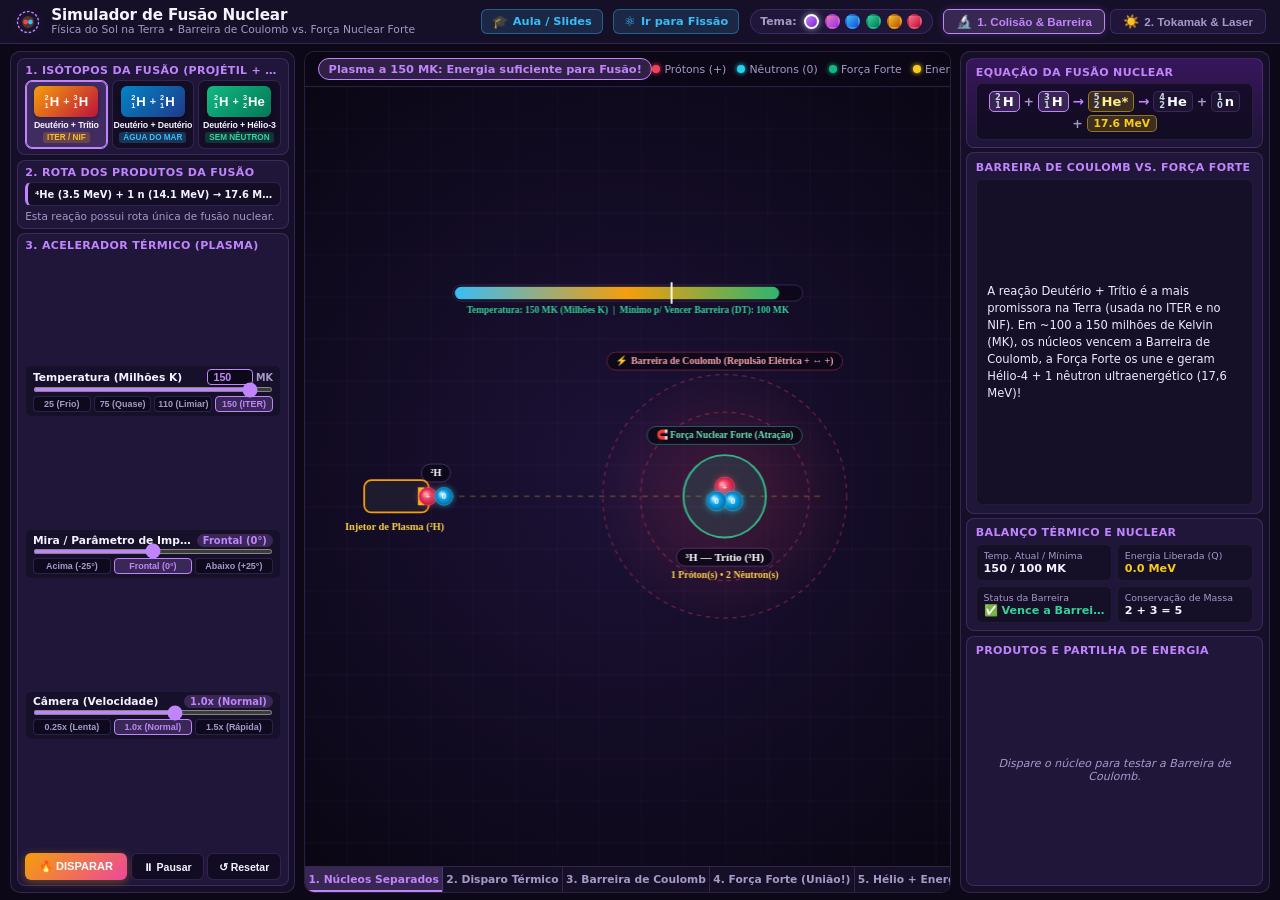
<file: fusao.html>
<!DOCTYPE html>
<html lang="pt-BR" data-theme="purple">
<head>
  <meta charset="UTF-8">
  <meta name="viewport" content="width=device-width, initial-scale=1.0">
  <title>Simulador de Fusão Nuclear — Barreira de Coulomb &amp; Reatores</title>
  <!-- Favicon SVG de Sol/Plasma de Fusão Nuclear -->
  <link rel="icon" type="image/svg+xml" href="data:image/svg+xml,%3Csvg xmlns='http://www.w3.org/2000/svg' viewBox='0 0 64 64'%3E%3Crect width='64' height='64' rx='14' fill='%230d0917'/%3E%3Ccircle cx='32' cy='32' r='22' fill='none' stroke='%23facc15' stroke-width='3' stroke-dasharray='6 4'/%3E%3Ccircle cx='32' cy='32' r='13' fill='%23f59e0b' opacity='0.28'/%3E%3Ccircle cx='26.5' cy='32' r='5.5' fill='%23f43f5e'/%3E%3Ccircle cx='37.5' cy='32' r='5.5' fill='%2338bdf8'/%3E%3C/svg%3E">
  <link rel="stylesheet" href="fusao.css">
</head>
<body>
  <header class="top-bar">
    <div class="brand">
      <div class="brand-logo" aria-hidden="true">
        <svg viewBox="0 0 64 64" width="28" height="28">
          <circle cx="32" cy="32" r="24" fill="none" stroke="currentColor" stroke-width="3" stroke-dasharray="6 4"/>
          <circle cx="32" cy="32" r="14" fill="#f59e0b" opacity="0.25"/>
          <circle cx="26.5" cy="32" r="5.5" fill="#f43f5e"/>
          <circle cx="37.5" cy="32" r="5.5" fill="#38bdf8"/>
        </svg>
      </div>
      <div>
        <h1>Simulador de Fusão Nuclear</h1>
        <p class="subtitle" id="appSubtitle">Física do Sol na Terra &bull; Barreira de Coulomb vs. Força Nuclear Forte</p>
      </div>
    </div>

    <div class="header-right">
      <a href="aula.html" class="sim-switch-link" title="Voltar para a Apresentação Interativa da Aula">
        <span class="btn-icon" aria-hidden="true">🎓</span>
        <span>Aula / Slides</span>
      </a>
      <a href="fissao.html" class="sim-switch-link" title="Ir para o Simulador de Fissão Nuclear">
        <span class="btn-icon" aria-hidden="true">⚛️</span>
        <span>Ir para Fissão</span>
      </a>

      <div class="theme-picker" id="themePicker" title="Escolher tema de cores">
        <span class="theme-label">Tema:</span>
        <button type="button" class="theme-swatch active" data-theme="purple" title="Roxo Quântico"></button>
        <button type="button" class="theme-swatch" data-theme="indigo" title="Magenta Neon"></button>
        <button type="button" class="theme-swatch" data-theme="blue" title="Azul Ciano"></button>
        <button type="button" class="theme-swatch" data-theme="emerald" title="Verde Radioativo"></button>
        <button type="button" class="theme-swatch" data-theme="amber" title="Âmbar Solar"></button>
        <button type="button" class="theme-swatch" data-theme="crimson" title="Rubi Plasma"></button>
      </div>

      <div class="mode-tabs" id="modeTabs" role="tablist">
        <button type="button" class="mode-tab active" data-mode="collision" role="tab" aria-selected="true">
          <span class="btn-icon" aria-hidden="true">🔬</span>
          <span>1. Colisão &amp; Barreira</span>
        </button>
        <button type="button" class="mode-tab" data-mode="reactor" role="tab" aria-selected="false" title="Simular Confinamento Magnético (Tokamak/ITER) vs. Confinamento Inercial a Laser (NIF) e Fator Q">
          <span class="btn-icon" aria-hidden="true">☀️</span>
          <span>2. Tokamak &amp; Laser</span>
        </button>
      </div>
    </div>
  </header>

  <main class="workspace">
    <!-- Painel Esquerdo: Controles da Fusão -->
    <aside class="panel controls-panel">
      <!-- SEÇÃO 1: Pares de Combustível de Fusão -->
      <section class="control-group">
        <h2 id="fuelGroupTitle">1. Isótopos da Fusão (Projétil + Alvo)</h2>

        <div class="fuel-cards" id="fuelSelector">
          <button type="button" class="fuel-card active" data-fuel="DT">
            <div class="isotope-badge dt-color">
              <div class="iso-item">
                <div class="iso-numbers"><span>2</span><span>1</span></div>
                <span class="iso-letter">H</span>
              </div>
              <span class="iso-plus">+</span>
              <div class="iso-item">
                <div class="iso-numbers"><span>3</span><span>1</span></div>
                <span class="iso-letter">H</span>
              </div>
            </div>
            <div class="fuel-info">
              <strong>Deutério + Trítio</strong>
              <span class="tag tag-dt">ITER / NIF</span>
            </div>
          </button>

          <button type="button" class="fuel-card" data-fuel="DD">
            <div class="isotope-badge dd-color">
              <div class="iso-item">
                <div class="iso-numbers"><span>2</span><span>1</span></div>
                <span class="iso-letter">H</span>
              </div>
              <span class="iso-plus">+</span>
              <div class="iso-item">
                <div class="iso-numbers"><span>2</span><span>1</span></div>
                <span class="iso-letter">H</span>
              </div>
            </div>
            <div class="fuel-info">
              <strong>Deutério + Deutério</strong>
              <span class="tag tag-dd">Água do Mar</span>
            </div>
          </button>

          <button type="button" class="fuel-card" data-fuel="DHe3">
            <div class="isotope-badge dhe3-color">
              <div class="iso-item">
                <div class="iso-numbers"><span>2</span><span>1</span></div>
                <span class="iso-letter">H</span>
              </div>
              <span class="iso-plus">+</span>
              <div class="iso-item">
                <div class="iso-numbers"><span>3</span><span>2</span></div>
                <span class="iso-letter">He</span>
              </div>
            </div>
            <div class="fuel-info">
              <strong>Deutério + Hélio-3</strong>
              <span class="tag tag-dhe3">Sem Nêutron</span>
            </div>
          </button>
        </div>
      </section>

      <!-- CONTROLES DO MODO 1: COLISÃO E BARREIRA DE COULOMB -->
      <div id="collisionModeControls" class="mode-controls-wrapper">
        <section class="control-group">
          <h2>2. Rota dos Produtos da Fusão</h2>
          <div id="pathwayStaticBox" class="pathway-static-box" title="Esta reação possui apenas uma rota física principal"></div>
          <select id="pathwaySelect" class="select-input hidden"></select>
          <p id="pathwayHint" class="helper-text">Núcleos leves se unem formando um núcleo mais pesado e liberando energia extrema.</p>
        </section>

        <section class="control-group control-group-expand">
          <h2>3. Acelerador Térmico (Plasma)</h2>

          <div class="sliders-container">
            <div class="slider-block">
              <div class="slider-header">
                <label for="tempSlider" title="Na escala de milhões de graus, 150 Milhões K ≈ 150 Milhões °C (diferença de apenas 273 K)">Temperatura (Milhões K)</label>
                <div class="atom-input-group">
                  <input type="number" id="tempInput" class="atom-num-input" min="10" max="160" step="5" value="150" title="Temperatura em Milhões de Kelvin - MK (10 a 160 MK)">
                  <span class="unit-mini" title="Megakelvin (Milhões de Kelvin)">MK</span>
                </div>
              </div>
              <input type="range" id="tempSlider" min="10" max="160" step="5" value="150">
              <div class="preset-chips" id="tempPresetChips">
                <button type="button" class="chip-btn" data-temp="25" title="25 Milhões K (≈ 25 M°C): Energia insuficiente, Barreira de Coulomb repele!">25 (Frio)</button>
                <button type="button" class="chip-btn" data-temp="75" title="75 Milhões K (≈ 75 M°C): Chega perto, mas ainda sofre repulsão elétrica">75 (Quase)</button>
                <button type="button" class="chip-btn" data-temp="110" title="110 Milhões K (≈ 110 M°C): Vence a barreira do Deutério-Trítio!">110 (Limiar)</button>
                <button type="button" class="chip-btn active" data-temp="150" title="150 Milhões K (≈ 150 M°C): Temperatura do plasma no ITER (10x o núcleo do Sol)">150 (ITER)</button>
              </div>
            </div>

            <div class="slider-block">
              <div class="slider-header">
                <label for="aimSlider">Mira / Parâmetro de Impacto</label>
                <span id="aimValueLabel" class="value-pill">Frontal (0°)</span>
              </div>
              <input type="range" id="aimSlider" min="-35" max="35" step="1" value="0">
              <div class="preset-chips cols-3" id="aimPresetChips">
                <button type="button" class="chip-btn" data-aim="-25" title="Disparo inclinado acima (-25°): A Barreira de Coulomb desvia o núcleo!">Acima (-25°)</button>
                <button type="button" class="chip-btn active" data-aim="0" title="Colisão Frontal (0°): Alinhamento ideal para vencer a Barreira de Coulomb">Frontal (0°)</button>
                <button type="button" class="chip-btn" data-aim="25" title="Disparo inclinado abaixo (+25°): A Barreira de Coulomb desvia o núcleo!">Abaixo (+25°)</button>
              </div>
            </div>

            <div class="slider-block">
              <div class="slider-header">
                <label for="speedSlider">Câmera (Velocidade)</label>
                <span id="speedValueLabel" class="value-pill">1.0x (Normal)</span>
              </div>
              <input type="range" id="speedSlider" min="0.25" max="1.5" step="0.25" value="1.0">
              <div class="preset-chips cols-3" id="speedPresetChips">
                <button type="button" class="chip-btn" data-speed="0.25" title="0.25x: Câmera lenta para observar a Barreira de Coulomb e a Força Forte">0.25x (Lenta)</button>
                <button type="button" class="chip-btn active" data-speed="1" title="1.0x: Velocidade normal da simulação">1.0x (Normal)</button>
                <button type="button" class="chip-btn" data-speed="1.5" title="1.5x: Velocidade acelerada">1.5x (Rápida)</button>
              </div>
            </div>
          </div>

          <div class="action-buttons">
            <button type="button" id="fireBtn" class="btn-fire">
              🔥 DISPARAR
            </button>
            <button type="button" id="pauseBtn" class="btn-pause" title="Pausar ou continuar simulação (Atalho: Espaço)">
              ⏸ Pausar
            </button>
            <button type="button" id="resetBtn" class="btn-reset" title="Reiniciar colisão">
              ↺ Resetar
            </button>
          </div>
        </section>
      </div>

      <!-- CONTROLES DO MODO 2: TOKAMAK (MAGNÉTICO) VS. LASER INERCIAL (NIF) -->
      <div id="reactorModeControls" class="mode-controls-wrapper hidden">
        <section class="control-group">
          <h2>2. Tecnologia de Confinamento</h2>
          <div class="reactor-tech-toggle" id="reactorTechToggle">
            <button type="button" class="tech-btn active" data-tech="tokamak" title="Confinamento Magnético em formato de rosca (toroide) com ímãs supercondutores (Ex: ITER na França)">
              <span class="btn-icon">🧲</span>
              <span>Tokamak (ITER)</span>
            </button>
            <button type="button" class="tech-btn" data-tech="laser" title="Confinamento Inercial com 192 feixes de laser comprimindo uma cápsula de D-T (Ex: NIF nos EUA)">
              <span class="btn-icon">⚡</span>
              <span>Laser (NIF)</span>
            </button>
          </div>
          <p id="reactorTechHint" class="helper-text">
            Gaiola magnética invisível mantém o plasma a 150 MK sem tocar nas paredes metálicas.
          </p>
        </section>

        <section class="control-group control-group-expand">
          <h2 id="reactorParamsTitle">3. Parâmetros da Usina &amp; Fator Q</h2>

          <!-- Sliders do Tokamak (ITER) -->
          <div id="tokamakSliders" class="sliders-container">
            <div class="slider-block">
              <div class="slider-header">
                <label for="magFieldSlider">Campo Magnético (Ímãs)</label>
                <span id="magFieldLabel" class="value-pill">13.0 T (ITER)</span>
              </div>
              <input type="range" id="magFieldSlider" min="0" max="15" step="0.5" value="13">
              <div class="preset-chips" id="magPresetChips">
                <button type="button" class="chip-btn" data-mag="0" title="Queda de energia nos ímãs: o plasma encosta na parede fria e apaga em milissegundos (Zero Meltdown!)">0 T (Falha!)</button>
                <button type="button" class="chip-btn" data-mag="5" title="Campo fraco: plasma instável perde calor">5 T (Fraco)</button>
                <button type="button" class="chip-btn" data-mag="10" title="Bom confinamento toroidal">10 T (Bom)</button>
                <button type="button" class="chip-btn active" data-mag="13" title="13 Tesla: Campo dos ímãs supercondutores de Nb3Sn do ITER">13 T (ITER)</button>
              </div>
            </div>

            <div class="slider-block">
              <div class="slider-header">
                <label for="heatingPowerSlider">Aquecimento Injetado (P_in)</label>
                <span id="heatingPowerLabel" class="value-pill">50 MW</span>
              </div>
              <input type="range" id="heatingPowerSlider" min="10" max="70" step="5" value="50">
              <div class="preset-chips" id="heatPresetChips">
                <button type="button" class="chip-btn" data-heat="15" title="15 MW: Plasma ainda abaixo da temperatura ótima de ignição">15 MW</button>
                <button type="button" class="chip-btn" data-heat="30" title="30 MW: Próximo do ponto de equilíbrio (Q ≈ 1)">30 MW</button>
                <button type="button" class="chip-btn active" data-heat="50" title="Meta do ITER: Injetar 50 MW para gerar 500 MW de fusão (Q_alvo = 10)!">50 MW (ITER)</button>
                <button type="button" class="chip-btn" data-heat="70" title="70 MW: Alta potência térmica no núcleo toroidal">70 MW</button>
              </div>
            </div>

            <div class="slider-block">
              <div class="slider-header">
                <label>Manta de Lítio (⁶Li)</label>
                <button type="button" id="lithiumToggleBtn" class="mini-toggle active" title="Nêutrons da fusão D-T colidem com a parede de Lítio (⁶Li) e fabricam novo Trítio (³H) para o reator!">
                  🧱 Ativada (Gera ³H)
                </button>
              </div>
              <div class="slider-ticks">
                <span>n⁰ + ⁶Li &rarr; ⁴He + ³H (Recicla Trítio!)</span>
              </div>
            </div>
          </div>

          <!-- Sliders do Laser Inercial (NIF) -->
          <div id="laserSliders" class="sliders-container hidden">
            <div class="slider-block">
              <div class="slider-header">
                <label for="laserEnergySlider">Energia dos 192 Lasers</label>
                <span id="laserEnergyLabel" class="value-pill">2.05 MJ (NIF)</span>
              </div>
              <input type="range" id="laserEnergySlider" min="0.5" max="2.5" step="0.05" value="2.05">
              <div class="preset-chips" id="laserPresetChips">
                <button type="button" class="chip-btn" data-laser="0.9" title="0,90 MJ: Compressão insuficiente (Q < 1)">0.90 MJ</button>
                <button type="button" class="chip-btn" data-laser="1.5" title="1,50 MJ: Próximo do limiar de ignição (Q ≈ 0.7)">1.50 MJ</button>
                <button type="button" class="chip-btn active" data-laser="2.05" title="Marco Histórico NIF (Dez/2022): 2,05 MJ nos lasers geraram 3,15 MJ de fusão (Q_alvo = 1,54)!">2.05 (NIF 22)</button>
                <button type="button" class="chip-btn" data-laser="2.5" title="2,50 MJ: Pulso de alta energia de implosão">2.50 MJ</button>
              </div>
            </div>

            <div class="slider-block">
              <div class="slider-header">
                <label for="laserSymSlider">Simetria da Implosão</label>
                <span id="laserSymLabel" class="value-pill">100% (Esférica)</span>
              </div>
              <input type="range" id="laserSymSlider" min="50" max="100" step="5" value="100">
              <div class="preset-chips cols-3" id="laserSymPresetChips">
                <button type="button" class="chip-btn" data-sym="50" title="50% (Assimétrica): Cápsula deforma e não atinge ignição">50% (Falha)</button>
                <button type="button" class="chip-btn" data-sym="80" title="80% (Parcial): Compressão moderada">80% (Parcial)</button>
                <button type="button" class="chip-btn active" data-sym="100" title="100% (Esférica): Implosão simétrica perfeita (Ignição!)">100% (Esférica)</button>
              </div>
            </div>

            <div class="slider-block">
              <div class="slider-header">
                <label>Rede Elétrica (~300 MJ)</label>
                <span id="laserGridPill" class="value-pill" style="color:#fbbf24">Q_global &approx; 0.01</span>
              </div>
              <div class="slider-ticks">
                <span>Para gerar 2,05 MJ de laser, a usina consome ~300 MJ!</span>
              </div>
            </div>
          </div>

          <div class="action-buttons">
            <button type="button" id="reactorActionBtn" class="btn-fire">
              ⚠️ FALHA (0 T)
            </button>
            <button type="button" id="reactorPauseBtn" class="btn-pause" title="Pausar ou continuar simulação (Atalho: Espaço)">
              ⏸ Pausar
            </button>
            <button type="button" id="reactorResetBtn" class="btn-reset" title="Reiniciar usina de fusão">
              ↺ Resetar
            </button>
          </div>
        </section>
      </div>
    </aside>

    <!-- Centro: Câmara de Visualização Canvas Proporcional -->
    <section class="stage-container">
      <div class="stage-overlay-top">
        <div class="status-badge" id="stageStatusBadge">
          Pronto para disparo de fusão
        </div>
        <div class="legend" id="stageLegend">
          <span><i class="dot proton-dot"></i> Prótons (+)</span>
          <span><i class="dot neutron-dot"></i> Nêutrons (0)</span>
          <span><i class="dot strong-dot"></i> Força Forte</span>
          <span><i class="dot gamma-dot"></i> Energia (Q)</span>
        </div>
      </div>

      <div class="canvas-wrapper" id="canvasWrapper">
        <canvas id="simCanvas"></canvas>
      </div>

      <!-- Barra de Progresso Físico da Fusão -->
      <div class="reaction-stepper" id="reactionStepper">
        <div class="step active" data-step="0">1. Núcleos Separados</div>
        <div class="step" data-step="1">2. Disparo Térmico</div>
        <div class="step" data-step="2">3. Barreira de Coulomb</div>
        <div class="step" data-step="3">4. Força Forte (União!)</div>
        <div class="step" data-step="4">5. Hélio + Energia</div>
      </div>
    </section>

    <!-- Painel Direito: Telemetria e Equação Nuclear Formatada -->
    <aside class="panel telemetry-panel">
      <section class="telemetry-card equation-box">
        <h2 id="rightTitle1">Equação da Fusão Nuclear</h2>
        <div id="equationDisplay" class="equation-content"></div>
      </section>

      <section class="telemetry-card explanation-card">
        <h2 id="rightTitle2">Barreira de Coulomb vs. Força Forte</h2>
        <div class="explanation-box">
          <p id="explanationText" class="explanation-text"></p>
        </div>
      </section>

      <section class="telemetry-card">
        <h2 id="rightTitle3">Balanço Térmico e Nuclear</h2>
        <div class="metrics-grid">
          <div class="metric-item">
            <span class="metric-label" id="metricLabel1">Temp. Atual / Mínima</span>
            <strong id="metricTemp" class="metric-val">150 / 100 MK</strong>
          </div>
          <div class="metric-item">
            <span class="metric-label" id="metricLabel2">Energia Liberada (Q)</span>
            <strong id="metricEnergy" class="metric-val energy-highlight">0.0 MeV</strong>
          </div>
          <div class="metric-item">
            <span class="metric-label" id="metricLabel3">Status da Barreira</span>
            <strong id="metricBarrier" class="metric-val">Pronta p/ Vencer</strong>
          </div>
          <div class="metric-item">
            <span class="metric-label" id="metricLabel4">Conservação de Massa</span>
            <strong id="metricConservation" class="metric-val">2 + 3 = 5</strong>
          </div>
        </div>
      </section>

      <section class="telemetry-card products-card">
        <h2 id="rightTitle4">Produtos e Partilha de Energia</h2>
        <div id="productsList" class="products-list">
          <div class="empty-products">Dispare o núcleo para testar a Barreira de Coulomb.</div>
        </div>
      </section>
    </aside>
  </main>

  <script src="fusao.js"></script>
</body>
</html>
</file>
<file: aula.css>
/* ==========================================================================
   APRESENTAÇÃO INTERATIVA — FISSÃO E FUSÃO NUCLEAR (aula.css)
   Mesma identidade visual e 6 temas dos simuladores fissao.html e fusao.html
   Otimizado para telas 1366x720 e 1920x1080 sem vazamento de blocos
   ========================================================================== */

:root,
[data-theme="purple"] {
  --bg-dark: #0c0817;
  --bg-panel: #150f28;
  --bg-card: #1f163a;
  --bg-card-hover: #2a1e4d;
  --stage-radial-inner: #1d1238;
  --stage-radial-outer: #090612;
  --border-subtle: rgba(192, 132, 252, 0.22);
  --text-main: #f5f3ff;
  --text-muted: #b4a6d4;
  --accent-main: #c084fc;
  --accent-secondary: #38bdf8;
  --accent-glow: rgba(192, 132, 252, 0.22);
  --btn-grad-start: #a855f7;
  --btn-grad-end: #6366f1;
  --btn-shadow: rgba(168, 85, 247, 0.4);
  --proton-red: #f43f5e;
  --neutron-cyan: #22d3ee;
  --gamma-gold: #facc15;
  --fusion-amber: #f59e0b;
  --ok-green: #10b981;
}

[data-theme="indigo"] {
  --bg-dark: #0f071e;
  --bg-panel: #1a0f30;
  --bg-card: #261646;
  --bg-card-hover: #331e5c;
  --stage-radial-inner: #251146;
  --stage-radial-outer: #0a0414;
  --border-subtle: rgba(232, 121, 249, 0.22);
  --text-main: #fdf4ff;
  --text-muted: #c4b5fd;
  --accent-main: #e879f9;
  --accent-secondary: #38bdf8;
  --accent-glow: rgba(232, 121, 249, 0.22);
  --btn-grad-start: #d946ef;
  --btn-grad-end: #7c3aed;
  --btn-shadow: rgba(217, 70, 239, 0.4);
}

[data-theme="blue"] {
  --bg-dark: #0b0f19;
  --bg-panel: #131b2e;
  --bg-card: #1a2540;
  --bg-card-hover: #223052;
  --stage-radial-inner: #111a2e;
  --stage-radial-outer: #070b12;
  --border-subtle: rgba(56, 189, 248, 0.22);
  --text-main: #f1f5f9;
  --text-muted: #94a3b8;
  --accent-main: #38bdf8;
  --accent-secondary: #a855f7;
  --accent-glow: rgba(56, 189, 248, 0.2);
  --btn-grad-start: #0ea5e9;
  --btn-grad-end: #2563eb;
  --btn-shadow: rgba(14, 165, 233, 0.35);
}

[data-theme="emerald"] {
  --bg-dark: #06130e;
  --bg-panel: #0b2119;
  --bg-card: #113025;
  --bg-card-hover: #174032;
  --stage-radial-inner: #0f2e22;
  --stage-radial-outer: #040c09;
  --border-subtle: rgba(52, 211, 153, 0.22);
  --text-main: #ecfdf5;
  --text-muted: #86efac;
  --accent-main: #34d399;
  --accent-secondary: #38bdf8;
  --accent-glow: rgba(52, 211, 153, 0.2);
  --btn-grad-start: #10b981;
  --btn-grad-end: #059669;
  --btn-shadow: rgba(16, 185, 129, 0.38);
}

[data-theme="amber"] {
  --bg-dark: #140d06;
  --bg-panel: #24170a;
  --bg-card: #33210f;
  --bg-card-hover: #452d15;
  --stage-radial-inner: #2e1d0c;
  --stage-radial-outer: #0c0703;
  --border-subtle: rgba(251, 191, 36, 0.22);
  --text-main: #fffbeb;
  --text-muted: #fcd34d;
  --accent-main: #fbbf24;
  --accent-secondary: #f43f5e;
  --accent-glow: rgba(251, 191, 36, 0.2);
  --btn-grad-start: #f59e0b;
  --btn-grad-end: #d97706;
  --btn-shadow: rgba(245, 158, 11, 0.38);
}

[data-theme="crimson"] {
  --bg-dark: #16070b;
  --bg-panel: #260d15;
  --bg-card: #381320;
  --bg-card-hover: #4a192a;
  --stage-radial-inner: #33101c;
  --stage-radial-outer: #0d0407;
  --border-subtle: rgba(251, 113, 133, 0.24);
  --text-main: #fff1f2;
  --text-muted: #fda4af;
  --accent-main: #fb7185;
  --accent-secondary: #fbbf24;
  --accent-glow: rgba(251, 113, 133, 0.22);
  --btn-grad-start: #f43f5e;
  --btn-grad-end: #be123c;
  --btn-shadow: rgba(244, 63, 94, 0.4);
}

* {
  box-sizing: border-box;
  margin: 0;
  padding: 0;
}

.hidden {
  display: none !important;
}

body {
  font-family: 'Segoe UI', system-ui, -apple-system, sans-serif;
  background: radial-gradient(circle at top, var(--stage-radial-inner) 0%, var(--stage-radial-outer) 100%);
  color: var(--text-main);
  height: 100vh;
  display: flex;
  flex-direction: column;
  overflow: hidden;
  transition: background-color 0.25s ease;
}

/* Modo Apostila (Rolagem Contínua para Estudo) */
body.scroll-mode {
  height: auto;
  min-height: 100vh;
  overflow-y: auto;
}

/* ==========================================================================
   NOTAÇÃO MATEMÁTICA, FRAÇÕES E FÓRMULAS QUÍMICAS/NUCLEARES NATIVAS
   ========================================================================== */
.math-inline {
  font-family: 'Cambria Math', 'Georgia', serif;
  font-weight: 700;
  color: #fde68a;
  background: rgba(250, 204, 21, 0.1);
  border: 1px solid rgba(250, 204, 21, 0.24);
  padding: 0.02rem 0.26rem;
  border-radius: 5px;
  white-space: nowrap;
}

.chem-tag {
  font-weight: 700;
  color: #7dd3fc;
  white-space: nowrap;
}

.math-frac {
  display: inline-flex;
  flex-direction: column;
  align-items: center;
  vertical-align: middle;
  margin: 0 0.25rem;
  line-height: 1.1;
  font-family: 'Cambria Math', 'Georgia', serif;
}

.math-frac .frac-num {
  border-bottom: 1.5px solid #facc15;
  padding: 0 0.3rem 0.1rem;
  font-size: 0.92em;
}

.math-frac .frac-den {
  padding: 0.1rem 0.3rem 0;
  font-size: 0.92em;
}

/* ==========================================================================
   TOP BAR COMPACTA (44px fixos — Sem quebra de linha)
   ========================================================================== */
.top-bar {
  display: flex;
  align-items: center;
  justify-content: space-between;
  padding: 0 0.85rem;
  height: 44px;
  min-height: 44px;
  max-height: 44px;
  background: var(--bg-panel);
  border-bottom: 1px solid var(--border-subtle);
  flex-shrink: 0;
  gap: 0.5rem;
  z-index: 30;
  overflow: hidden;
}

body.scroll-mode .top-bar {
  position: sticky;
  top: 0;
}

.brand {
  display: flex;
  align-items: center;
  gap: 0.5rem;
  text-decoration: none;
  color: inherit;
  flex-shrink: 0;
  white-space: nowrap;
}

.brand-logo {
  display: flex;
  align-items: center;
  justify-content: center;
  color: var(--accent-main);
  filter: drop-shadow(0 0 6px var(--accent-glow));
  flex-shrink: 0;
}

.brand h1 {
  font-size: 0.88rem;
  font-weight: 700;
  letter-spacing: -0.01em;
  line-height: 1.1;
  white-space: nowrap;
}

.subtitle {
  font-size: 0.65rem;
  color: var(--text-muted);
  white-space: nowrap;
}

.block-nav {
  display: flex;
  align-items: center;
  gap: 0.25rem;
  background: rgba(0, 0, 0, 0.28);
  padding: 0.18rem;
  border-radius: 9px;
  border: 1px solid var(--border-subtle);
  flex-shrink: 1;
  overflow: hidden;
}

.block-jump-btn {
  border: none;
  background: transparent;
  color: var(--text-muted);
  font-size: 0.72rem;
  font-weight: 600;
  padding: 0.25rem 0.58rem;
  border-radius: 6px;
  cursor: pointer;
  transition: all 0.18s ease;
  white-space: nowrap;
}

.block-jump-btn:hover {
  color: var(--text-main);
  background: rgba(255, 255, 255, 0.06);
}

.block-jump-btn.active {
  background: linear-gradient(135deg, var(--btn-grad-start), var(--btn-grad-end));
  color: #ffffff;
  box-shadow: 0 2px 8px var(--btn-shadow);
}

.header-right {
  display: flex;
  align-items: center;
  gap: 0.45rem;
  flex-shrink: 0;
}

.sim-switch-link,
.action-top-btn {
  display: inline-flex;
  align-items: center;
  gap: 0.3rem;
  padding: 0.24rem 0.58rem;
  border-radius: 7px;
  font-size: 0.72rem;
  font-weight: 600;
  text-decoration: none;
  color: var(--text-main);
  background: var(--bg-card);
  border: 1px solid var(--border-subtle);
  cursor: pointer;
  transition: all 0.18s ease;
  white-space: nowrap;
}

.sim-switch-link:hover,
.action-top-btn:hover {
  background: var(--bg-card-hover);
  border-color: var(--accent-main);
}

.theme-picker {
  display: flex;
  align-items: center;
  gap: 0.25rem;
  background: rgba(0, 0, 0, 0.25);
  padding: 0.2rem 0.42rem;
  border-radius: 999px;
  border: 1px solid var(--border-subtle);
}

.theme-swatch {
  width: 13px;
  height: 13px;
  border-radius: 50%;
  border: 2px solid transparent;
  cursor: pointer;
  transition: transform 0.15s ease, border-color 0.15s ease;
}

.theme-swatch:hover {
  transform: scale(1.18);
}

.theme-swatch.active {
  border-color: #ffffff;
  transform: scale(1.15);
}

.theme-swatch[data-theme="purple"] { background: #a855f7; }
.theme-swatch[data-theme="indigo"] { background: #ec4899; }
.theme-swatch[data-theme="blue"]   { background: #38bdf8; }
.theme-swatch[data-theme="emerald"]{ background: #10b981; }
.theme-swatch[data-theme="amber"]  { background: #f59e0b; }
.theme-swatch[data-theme="crimson"]{ background: #f43f5e; }

/* ==========================================================================
   DECK CONTAINER & SLIDES (100% Encaixados na Tela)
   ========================================================================== */
.deck-viewport {
  flex: 1;
  position: relative;
  overflow: hidden;
  display: flex;
  flex-direction: column;
  min-height: 0;
}

body.scroll-mode .deck-viewport {
  overflow: visible;
  padding: 1.25rem 1.5rem 3rem;
  gap: 1.75rem;
  max-width: 1400px;
  margin: 0 auto;
  width: 100%;
}

.slide {
  display: none;
  flex: 1;
  width: 100%;
  height: 100%;
  min-height: 0;
  padding: 0.7rem 1.35rem 0.65rem;
  overflow-y: auto;
  overflow-x: hidden;
  scrollbar-width: thin;
  scrollbar-color: var(--accent-main) rgba(0, 0, 0, 0.2);
  animation: slideFadeIn 0.22s ease-out;
}

.slide::-webkit-scrollbar {
  width: 6px;
}

.slide::-webkit-scrollbar-track {
  background: rgba(0, 0, 0, 0.15);
  border-radius: 999px;
}

.slide::-webkit-scrollbar-thumb {
  background: var(--accent-main);
  border-radius: 999px;
  opacity: 0.7;
}

.slide.active {
  display: flex;
  flex-direction: column;
  gap: 0.65rem;
}

body.scroll-mode .slide {
  display: flex !important;
  flex-direction: column;
  gap: 1rem;
  height: auto;
  min-height: 620px;
  overflow: visible;
  background: rgba(21, 15, 40, 0.76);
  border: 1px solid var(--border-subtle);
  border-radius: 18px;
  padding: 1.4rem;
  box-shadow: 0 14px 36px rgba(0, 0, 0, 0.35);
}

@keyframes slideFadeIn {
  from {
    opacity: 0;
    transform: translateY(4px);
  }
  to {
    opacity: 1;
    transform: translateY(0);
  }
}

/* Cabeçalho Interno Compacto de Cada Slide */
.slide-header {
  display: flex;
  align-items: center;
  justify-content: space-between;
  gap: 0.8rem;
  border-bottom: 1px solid var(--border-subtle);
  padding-bottom: 0.42rem;
  flex-shrink: 0;
}

.slide-badge-row {
  display: flex;
  align-items: center;
  gap: 0.45rem;
  margin-bottom: 0.18rem;
  flex-wrap: wrap;
}

.block-pill {
  display: inline-flex;
  align-items: center;
  gap: 0.25rem;
  padding: 0.13rem 0.55rem;
  border-radius: 999px;
  font-size: 0.66rem;
  font-weight: 700;
  text-transform: uppercase;
  letter-spacing: 0.04em;
  background: rgba(192, 132, 252, 0.16);
  border: 1px solid var(--accent-main);
  color: var(--accent-main);
}

.block-pill.b1 {
  background: rgba(56, 189, 248, 0.15);
  border-color: #38bdf8;
  color: #7dd3fc;
}

.block-pill.b2 {
  background: rgba(168, 85, 247, 0.18);
  border-color: #c084fc;
  color: #e9d5ff;
}

.block-pill.b3 {
  background: rgba(245, 158, 11, 0.18);
  border-color: #fbbf24;
  color: #fde68a;
}

.block-pill.b4 {
  background: rgba(16, 185, 129, 0.18);
  border-color: #10b981;
  color: #6ee7b7;
}

.time-pill {
  font-size: 0.66rem;
  color: var(--text-muted);
  background: rgba(255, 255, 255, 0.05);
  padding: 0.12rem 0.5rem;
  border-radius: 999px;
  border: 1px solid rgba(255, 255, 255, 0.1);
}

.slide-title {
  font-size: 1.24rem;
  font-weight: 800;
  letter-spacing: -0.02em;
  line-height: 1.18;
}

.slide-subtitle {
  font-size: 0.78rem;
  color: var(--text-muted);
  margin-top: 0.1rem;
}

/* Grid Principal de Conteúdo do Slide — Ambas as colunas preenchem 100% da altura */
.slide-grid {
  flex: 1;
  display: grid;
  grid-template-columns: 1.02fr 1.22fr;
  gap: 0.85rem;
  min-height: 0;
  height: 100%;
  align-items: stretch;
}

.slide-grid.equal-cols {
  grid-template-columns: 1fr 1fr;
}

.col-stack {
  display: flex;
  flex-direction: column;
  justify-content: space-between;
  gap: 0.6rem;
  min-height: 0;
  height: 100%;
}

/* Cards de Teoria e Conceitos — Esticam proporcionalmente para não deixar buracos */
.content-card {
  background: var(--bg-panel);
  border: 1px solid var(--border-subtle);
  border-radius: 12px;
  padding: 0.72rem 0.9rem;
  display: flex;
  flex-direction: column;
  justify-content: center;
  gap: 0.38rem;
  flex: 1;
  min-height: 0;
}

.content-card.compact {
  flex: 0 0 auto;
}

.content-card h3 {
  font-size: 0.9rem;
  font-weight: 700;
  color: var(--accent-main);
  display: flex;
  align-items: center;
  gap: 0.4rem;
}

.content-card p {
  font-size: 0.79rem;
  line-height: 1.42;
  color: var(--text-main);
}

.content-card ul {
  list-style: none;
  display: flex;
  flex-direction: column;
  gap: 0.34rem;
}

.content-card li {
  font-size: 0.78rem;
  line-height: 1.38;
  padding-left: 0.95rem;
  position: relative;
}

.content-card li::before {
  content: "▸";
  position: absolute;
  left: 0;
  color: var(--accent-main);
  font-weight: bold;
}

.highlight-box {
  background: linear-gradient(135deg, rgba(168, 85, 247, 0.16), rgba(14, 165, 233, 0.12));
  border: 1px solid rgba(192, 132, 252, 0.38);
  border-radius: 10px;
  padding: 0.45rem 0.75rem;
  font-size: 0.74rem;
  line-height: 1.34;
  flex-shrink: 0;
  box-sizing: border-box;
}

.formula-banner {
  display: flex;
  align-items: center;
  justify-content: space-between;
  gap: 0.85rem;
  background: linear-gradient(135deg, rgba(31, 22, 58, 0.95), rgba(15, 23, 42, 0.95));
  border: 1px solid var(--accent-main);
  border-radius: 11px;
  padding: 0.55rem 0.85rem;
  box-shadow: 0 0 18px var(--accent-glow);
  flex-shrink: 0;
}

.formula-math {
  font-size: 1.22rem;
  font-weight: 800;
  font-family: 'Cambria Math', 'Georgia', serif;
  color: #facc15;
  letter-spacing: 0.02em;
  white-space: nowrap;
  display: inline-flex;
  align-items: baseline;
  gap: 0.15rem;
}

.formula-math sup {
  font-size: 0.65em;
  line-height: 0;
  position: relative;
  top: -0.42em;
}

.formula-math sub {
  font-size: 0.65em;
  line-height: 0;
}

/* Tabelas Comparativas de Matriz Energética */
.energy-table {
  width: 100%;
  border-collapse: separate;
  border-spacing: 0;
  border-radius: 9px;
  overflow: hidden;
  border: 1px solid var(--border-subtle);
  font-size: 0.74rem;
  background: rgba(15, 23, 42, 0.45);
}

.energy-table th,
.energy-table td {
  padding: 0.38rem 0.55rem;
  text-align: left;
}

.energy-table th {
  background: rgba(30, 41, 59, 0.75);
  font-weight: 700;
  color: var(--text-main);
  border-bottom: 1px solid var(--border-subtle);
}

.energy-table tr:not(:last-child) td {
  border-bottom: 1px solid rgba(255, 255, 255, 0.05);
}

.energy-table .val-br {
  font-weight: 700;
  color: #38bdf8;
  font-family: 'Segoe UI', monospace;
}

.energy-table .val-world {
  font-weight: 700;
  color: #f87171;
  font-family: 'Segoe UI', monospace;
}

.energy-table .tag-pill {
  display: inline-block;
  padding: 0.06rem 0.35rem;
  border-radius: 4px;
  font-size: 0.68rem;
  font-weight: 700;
}
.energy-table .tag-fossil {
  background: rgba(239, 68, 68, 0.16);
  color: #fca5a5;
  border: 1px solid rgba(239, 68, 68, 0.3);
}
.energy-table .tag-clean {
  background: rgba(16, 185, 129, 0.16);
  color: #6ee7b7;
  border: 1px solid rgba(16, 185, 129, 0.3);
}
.energy-table .tag-nuclear {
  background: rgba(168, 85, 247, 0.16);
  color: #d8b4fe;
  border: 1px solid rgba(168, 85, 247, 0.3);
}

.doughnut-info-card {
  background: rgba(15, 23, 42, 0.75);
  border: 1px solid var(--border-subtle);
  border-radius: 10px;
  padding: 0.45rem 0.75rem;
  font-size: 0.74rem;
  line-height: 1.36;
  flex-shrink: 0;
  box-sizing: border-box;
}

#doughnutSectorBtns .pill-btn {
  font-size: 0.67rem;
  padding: 0.16rem 0.38rem;
}

/* ==========================================================================
   PAINÉIS INTERATIVOS E SIMULADORES NATIVOS (100% contidos dentro do card!)
   ========================================================================== */
.interactive-stage-card {
  background: var(--bg-panel);
  border: 1px solid var(--border-subtle);
  border-radius: 12px;
  padding: 0.7rem 0.85rem;
  display: flex;
  flex-direction: column;
  justify-content: space-between;
  gap: 0.5rem;
  min-height: 0;
  height: 100%;
  overflow: hidden;
}

.stage-top-row {
  display: flex;
  align-items: center;
  justify-content: space-between;
  gap: 0.45rem;
  flex-wrap: wrap;
  flex-shrink: 0;
}

.stage-top-row h3 {
  font-size: 0.88rem;
  font-weight: 700;
  display: flex;
  align-items: center;
  gap: 0.35rem;
}

.live-badge {
  font-size: 0.66rem;
  font-weight: 700;
  padding: 0.15rem 0.52rem;
  border-radius: 999px;
  background: rgba(16, 185, 129, 0.16);
  border: 1px solid rgba(16, 185, 129, 0.45);
  color: #6ee7b7;
  text-transform: uppercase;
  letter-spacing: 0.03em;
}

.slide-canvas-box {
  flex: 1;
  min-height: 130px;
  position: relative;
  background: radial-gradient(circle at center, var(--stage-radial-inner), var(--stage-radial-outer));
  border: 1px solid var(--border-subtle);
  border-radius: 10px;
  overflow: hidden;
  display: flex;
  align-items: center;
  justify-content: center;
}

body.scroll-mode .slide-canvas-box {
  min-height: 290px;
}

.slide-canvas-box canvas {
  width: 100%;
  height: 100%;
  display: block;
}

.controls-strip {
  display: flex;
  flex-wrap: wrap;
  align-items: center;
  justify-content: space-between;
  gap: 0.45rem;
  background: var(--bg-card);
  border: 1px solid var(--border-subtle);
  border-radius: 9px;
  padding: 0.42rem 0.65rem;
  flex-shrink: 0;
}

.control-Cluster {
  display: flex;
  align-items: center;
  gap: 0.32rem;
  flex-wrap: wrap;
}

.control-label {
  font-size: 0.68rem;
  font-weight: 700;
  color: var(--text-muted);
  text-transform: uppercase;
  letter-spacing: 0.03em;
}

.pill-btn {
  border: 1px solid var(--border-subtle);
  background: rgba(0, 0, 0, 0.3);
  color: var(--text-main);
  font-size: 0.71rem;
  font-weight: 600;
  padding: 0.24rem 0.55rem;
  border-radius: 7px;
  cursor: pointer;
  transition: all 0.15s ease;
  white-space: nowrap;
}

.pill-btn:hover {
  background: var(--bg-card-hover);
  border-color: var(--accent-main);
}

.pill-btn.active {
  background: linear-gradient(135deg, var(--btn-grad-start), var(--btn-grad-end));
  color: #ffffff;
  border-color: transparent;
  box-shadow: 0 2px 8px var(--btn-shadow);
}

.inline-slider-wrap {
  display: flex;
  align-items: center;
  gap: 0.45rem;
  flex: 1;
  min-width: 155px;
}

.inline-slider-wrap input[type="range"] {
  flex: 1;
  accent-color: var(--accent-main);
  cursor: pointer;
}

.val-badge {
  font-size: 0.7rem;
  font-weight: 700;
  padding: 0.14rem 0.45rem;
  border-radius: 6px;
  background: rgba(0, 0, 0, 0.4);
  border: 1px solid var(--border-subtle);
  color: #facc15;
  white-space: nowrap;
}

/* ==========================================================================
   CARDS DE QR CODE + INTEGRAÇÃO COM SIMULADORES PRONTOS
   ========================================================================== */
.sim-launch-card {
  background: linear-gradient(145deg, var(--bg-card), rgba(15, 23, 42, 0.92));
  border: 1px solid var(--accent-main);
  border-radius: 12px;
  padding: 0.7rem 0.85rem;
  display: grid;
  grid-template-columns: auto 1fr;
  gap: 0.85rem;
  align-items: center;
  box-shadow: 0 6px 20px rgba(0, 0, 0, 0.28);
  flex-shrink: 0;
}

.qr-box {
  background: #ffffff;
  padding: 0.38rem;
  border-radius: 10px;
  width: 104px;
  height: 104px;
  display: flex;
  flex-direction: column;
  align-items: center;
  justify-content: center;
  cursor: pointer;
  position: relative;
  transition: transform 0.18s ease, box-shadow 0.18s ease;
  flex-shrink: 0;
}

.qr-box:hover {
  transform: scale(1.04);
  box-shadow: 0 0 16px var(--accent-main);
}

.qr-box svg,
.qr-box img {
  width: 100%;
  height: 100%;
  display: block;
}

.qr-zoom-hint {
  font-size: 0.62rem;
  color: var(--text-muted);
  text-align: center;
  margin-top: 0.2rem;
}

.sim-launch-info {
  display: flex;
  flex-direction: column;
  gap: 0.36rem;
}

.sim-launch-info h4 {
  font-size: 0.9rem;
  font-weight: 800;
  color: #ffffff;
}

.sim-launch-info p {
  font-size: 0.76rem;
  color: var(--text-muted);
  line-height: 1.36;
}

.sim-url-code {
  font-family: Consolas, monospace;
  font-size: 0.68rem;
  color: #38bdf8;
  background: rgba(0, 0, 0, 0.35);
  padding: 0.18rem 0.45rem;
  border-radius: 5px;
  border: 1px solid rgba(56, 189, 248, 0.25);
  word-break: break-all;
}

.sim-btn-row {
  display: flex;
  flex-wrap: wrap;
  gap: 0.45rem;
  margin-top: 0.1rem;
}

.btn-open-sim {
  border: none;
  background: linear-gradient(135deg, var(--btn-grad-start), var(--btn-grad-end));
  color: #ffffff;
  font-weight: 700;
  font-size: 0.76rem;
  padding: 0.42rem 0.82rem;
  border-radius: 8px;
  cursor: pointer;
  display: inline-flex;
  align-items: center;
  gap: 0.35rem;
  box-shadow: 0 4px 12px var(--btn-shadow);
  transition: filter 0.15s ease, transform 0.15s ease;
  text-decoration: none;
}

.btn-open-sim:hover {
  filter: brightness(1.12);
  transform: translateY(-1px);
}

.btn-secondary-sim {
  border: 1px solid var(--border-subtle);
  background: rgba(255, 255, 255, 0.06);
  color: var(--text-main);
  font-weight: 600;
  font-size: 0.74rem;
  padding: 0.4rem 0.72rem;
  border-radius: 8px;
  cursor: pointer;
  display: inline-flex;
  align-items: center;
  gap: 0.3rem;
  text-decoration: none;
  transition: all 0.15s ease;
}

.btn-secondary-sim:hover {
  background: var(--bg-card-hover);
  border-color: var(--accent-main);
}

/* ==========================================================================
   SLIDE 1: CAPA E BLOCOS DA AULA
   ========================================================================== */
.hero-banner {
  background: linear-gradient(135deg, rgba(31, 22, 58, 0.9), rgba(14, 165, 233, 0.15));
  border: 1px solid var(--border-subtle);
  border-radius: 14px;
  padding: 0.95rem 1.25rem;
  display: grid;
  grid-template-columns: 1fr auto;
  gap: 1rem;
  align-items: center;
  flex-shrink: 0;
}

.hero-banner h2 {
  font-size: 1.45rem;
  font-weight: 800;
  line-height: 1.2;
  margin-bottom: 0.35rem;
}

.hero-banner p {
  font-size: 0.84rem;
  color: var(--text-muted);
  line-height: 1.45;
  max-width: 780px;
}

.blocks-overview-grid {
  display: grid;
  grid-template-columns: repeat(4, 1fr);
  gap: 0.65rem;
  flex: 1;
  min-height: 0;
}

.block-overview-card {
  background: var(--bg-panel);
  border: 1px solid var(--border-subtle);
  border-radius: 12px;
  padding: 0.85rem 1rem;
  display: flex;
  flex-direction: column;
  justify-content: space-between;
  gap: 0.5rem;
  transition: transform 0.18s ease, border-color 0.18s ease;
  cursor: pointer;
}

.block-overview-card:hover {
  transform: translateY(-2px);
  border-color: var(--accent-main);
}

.block-overview-card h3 {
  font-size: 0.96rem;
  font-weight: 700;
}

.block-overview-card ul {
  list-style: none;
  display: flex;
  flex-direction: column;
  gap: 0.34rem;
}

.block-overview-card li {
  font-size: 0.77rem;
  color: var(--text-muted);
  line-height: 1.35;
}

/* ==========================================================================
   ETAPAS DO CICLO DO URÂNIO NO BRASIL (SLIDE 2)
   ========================================================================== */
.step-cards-row {
  display: grid;
  grid-template-columns: repeat(4, 1fr);
  gap: 0.42rem;
  flex-shrink: 0;
}

.cycle-step-btn {
  background: var(--bg-card);
  border: 1px solid var(--border-subtle);
  border-radius: 8px;
  padding: 0.42rem 0.52rem;
  text-align: left;
  color: var(--text-main);
  cursor: pointer;
  transition: all 0.15s ease;
  display: flex;
  flex-direction: column;
  gap: 0.12rem;
}

.cycle-step-btn:hover {
  border-color: var(--accent-main);
}

.cycle-step-btn.active {
  background: linear-gradient(135deg, rgba(14, 165, 233, 0.25), rgba(168, 85, 247, 0.25));
  border-color: #38bdf8;
  box-shadow: 0 0 12px rgba(56, 189, 248, 0.22);
}

.cycle-step-num {
  font-size: 0.62rem;
  font-weight: 800;
  color: #38bdf8;
  text-transform: uppercase;
}

.cycle-step-title {
  font-size: 0.72rem;
  font-weight: 700;
}

/* ==========================================================================
   TABELA COMPARATIVA BOMBA VS REATOR (SLIDE 5) & DEBATE (SLIDE 9)
   ========================================================================== */
.compare-grid {
  display: grid;
  grid-template-columns: 1fr 1fr;
  gap: 0.65rem;
  flex-shrink: 0;
}

.compare-box {
  background: var(--bg-card);
  border: 1px solid var(--border-subtle);
  border-radius: 11px;
  padding: 0.68rem 0.82rem;
  display: flex;
  flex-direction: column;
  gap: 0.35rem;
}

.compare-box.danger {
  border-color: rgba(244, 63, 94, 0.45);
  background: linear-gradient(160deg, rgba(244, 63, 94, 0.12), var(--bg-card));
}

.compare-box.safe {
  border-color: rgba(16, 185, 129, 0.45);
  background: linear-gradient(160deg, rgba(16, 185, 129, 0.12), var(--bg-card));
}

.compare-box h4 {
  font-size: 0.86rem;
  font-weight: 700;
}

.poll-bar-row {
  display: flex;
  flex-direction: column;
  gap: 0.32rem;
  margin-top: 0.2rem;
}

.poll-item {
  display: flex;
  align-items: center;
  gap: 0.5rem;
}

.poll-btn {
  border: 1px solid var(--border-subtle);
  background: var(--bg-card);
  color: var(--text-main);
  padding: 0.32rem 0.6rem;
  border-radius: 7px;
  font-size: 0.74rem;
  font-weight: 600;
  cursor: pointer;
  min-width: 210px;
  text-align: left;
  transition: all 0.15s ease;
}

.poll-btn:hover {
  border-color: var(--accent-main);
  background: var(--bg-card-hover);
}

.poll-track {
  flex: 1;
  height: 11px;
  background: rgba(0, 0, 0, 0.4);
  border-radius: 999px;
  overflow: hidden;
  border: 1px solid var(--border-subtle);
}

.poll-fill {
  height: 100%;
  background: linear-gradient(90deg, var(--btn-grad-start), #38bdf8);
  width: 0%;
  transition: width 0.3s ease;
}

.poll-count {
  font-size: 0.73rem;
  font-weight: 700;
  min-width: 46px;
  text-align: right;
  color: #facc15;
}

.refs-grid {
  display: grid;
  grid-template-columns: repeat(2, 1fr);
  gap: 0.5rem;
}

.ref-link-card {
  text-decoration: none;
  color: inherit;
  background: var(--bg-card);
  border: 1px solid var(--border-subtle);
  border-radius: 9px;
  padding: 0.55rem 0.72rem;
  display: flex;
  flex-direction: column;
  gap: 0.18rem;
  transition: all 0.16s ease;
}

.ref-link-card:hover {
  border-color: #38bdf8;
  transform: translateY(-2px);
  background: var(--bg-card-hover);
}

.ref-link-card strong {
  font-size: 0.78rem;
  color: #38bdf8;
}

.ref-link-card span {
  font-size: 0.71rem;
  color: var(--text-muted);
  line-height: 1.32;
}

/* ==========================================================================
   RODAPÉ DE NAVEGAÇÃO DOS SLIDES (40px fixos)
   ========================================================================== */
.deck-footer {
  display: flex;
  align-items: center;
  justify-content: space-between;
  padding: 0 1.2rem;
  height: 40px;
  min-height: 40px;
  background: var(--bg-panel);
  border-top: 1px solid var(--border-subtle);
  flex-shrink: 0;
  gap: 1rem;
}

body.scroll-mode .deck-footer {
  display: none;
}

.nav-controls {
  display: flex;
  align-items: center;
  gap: 0.45rem;
}

.slide-nav-btn {
  border: 1px solid var(--border-subtle);
  background: var(--bg-card);
  color: var(--text-main);
  font-size: 0.74rem;
  font-weight: 700;
  padding: 0.25rem 0.72rem;
  border-radius: 7px;
  cursor: pointer;
  transition: all 0.15s ease;
}

.slide-nav-btn:hover:not(:disabled) {
  background: var(--bg-card-hover);
  border-color: var(--accent-main);
}

.slide-nav-btn:disabled {
  opacity: 0.4;
  cursor: not-allowed;
}

.slide-nav-btn.primary {
  background: linear-gradient(135deg, var(--btn-grad-start), var(--btn-grad-end));
  border-color: transparent;
  color: #ffffff;
}

.slide-dots {
  display: flex;
  align-items: center;
  gap: 0.35rem;
}

.slide-dot {
  width: 24px;
  height: 20px;
  border-radius: 5px;
  border: 1px solid var(--border-subtle);
  background: rgba(255, 255, 255, 0.05);
  color: var(--text-muted);
  font-size: 0.68rem;
  font-weight: 700;
  cursor: pointer;
  transition: all 0.15s ease;
}

.slide-dot:hover {
  border-color: var(--accent-main);
  color: var(--text-main);
}

.slide-dot.active {
  background: var(--accent-main);
  color: #090612;
  border-color: transparent;
  transform: scale(1.08);
}

.slide-counter-text {
  font-size: 0.72rem;
  color: var(--text-muted);
  font-weight: 600;
}

/* ==========================================================================
   MODAIS (<dialog>) PARA SIMULADOR EMBUTIDO E ZOOM DE QR CODE
   ========================================================================== */
dialog.app-modal {
  margin: auto;
  border: 1px solid var(--accent-main);
  border-radius: 16px;
  background: var(--bg-panel);
  color: var(--text-main);
  box-shadow: 0 25px 70px rgba(0, 0, 0, 0.85);
  padding: 0;
  overflow: hidden;
}

dialog.app-modal::backdrop {
  background: rgba(5, 3, 12, 0.82);
  backdrop-filter: blur(5px);
}

dialog.sim-modal {
  width: 95vw;
  height: 92vh;
  max-width: 1600px;
  max-height: 960px;
}

.modal-inner {
  display: flex;
  flex-direction: column;
  width: 100%;
  height: 100%;
}

.modal-header {
  display: flex;
  align-items: center;
  justify-content: space-between;
  padding: 0.5rem 1rem;
  background: var(--bg-dark);
  border-bottom: 1px solid var(--border-subtle);
}

.modal-header h3 {
  font-size: 0.92rem;
  font-weight: 700;
}

.modal-actions {
  display: flex;
  align-items: center;
  gap: 0.5rem;
}

.modal-close-btn {
  border: 1px solid rgba(244, 63, 94, 0.5);
  background: rgba(244, 63, 94, 0.18);
  color: #fda4af;
  font-size: 0.78rem;
  font-weight: 700;
  padding: 0.28rem 0.75rem;
  border-radius: 7px;
  cursor: pointer;
}

.modal-close-btn:hover {
  background: #f43f5e;
  color: #ffffff;
}

.sim-iframe {
  flex: 1;
  width: 100%;
  border: none;
  background: var(--bg-dark);
}

dialog.qr-modal {
  width: min(90vw, 480px);
}

.qr-modal-body {
  padding: 1.5rem;
  display: flex;
  flex-direction: column;
  align-items: center;
  gap: 1rem;
  text-align: center;
}

.qr-modal-box {
  background: #ffffff;
  padding: 1rem;
  border-radius: 16px;
  width: 290px;
  height: 290px;
  display: flex;
  align-items: center;
  justify-content: center;
}

.qr-modal-box svg,
.qr-modal-box img {
  width: 100%;
  height: 100%;
}

/* Responsividade para telas menores, celular dos alunos e computadores com Zoom Alto (125%-175%) */
@media (max-width: 1140px), (max-height: 680px) {
  body {
    height: 100vh;
    overflow: hidden;
  }
  .deck-viewport {
    height: 100%;
    min-height: 0;
  }
  .slide {
    overflow-y: auto;
    overflow-x: hidden;
    height: 100%;
    padding: 0.75rem 1.1rem 1.4rem;
  }
  .slide.active {
    display: flex;
    flex-direction: column;
    justify-content: flex-start;
    height: 100%;
  }
  .slide-grid,
  .slide-grid.equal-cols,
  .blocks-overview-grid {
    display: flex !important;
    flex-direction: column !important;
    flex: 0 0 auto !important;
    height: auto !important;
    min-height: fit-content !important;
    gap: 1rem;
  }
  .col-stack,
  .interactive-stage-card {
    display: flex !important;
    flex-direction: column !important;
    justify-content: flex-start !important;
    flex: 0 0 auto !important;
    height: auto !important;
    min-height: fit-content !important;
    gap: 0.8rem !important;
  }
  .content-card {
    flex: 0 0 auto !important;
    height: auto !important;
    min-height: fit-content !important;
  }
  .hero-banner {
    grid-template-columns: 1fr;
  }
  .block-nav {
    display: none;
  }
  .step-cards-row {
    grid-template-columns: repeat(2, 1fr);
  }
  .slide-canvas-box {
    min-height: 240px;
    height: 260px;
    flex: 0 0 auto;
  }
}

@media (max-width: 640px) {
  .sim-launch-card {
    grid-template-columns: 1fr;
    justify-items: center;
    text-align: center;
  }
  .compare-grid,
  .refs-grid {
    grid-template-columns: 1fr;
  }
  .slide-counter-text {
    display: none;
  }
  .theme-picker {
    display: none;
  }
  .deck-footer {
    padding: 0 0.5rem;
    justify-content: center;
    gap: 0.5rem;
  }
}
</file>
<file: fissao.css>
/* ==========================================================================
   TEMAS DE CORES (6 Opções no Topo)
   ========================================================================== */
:root,
[data-theme="purple"] {
  --bg-dark: #0c0817;
  --bg-panel: #150f28;
  --bg-card: #1f163a;
  --bg-card-hover: #2a1e4d;
  --stage-radial-inner: #1d1238;
  --stage-radial-outer: #090612;
  --border-subtle: rgba(192, 132, 252, 0.18);
  --text-main: #f5f3ff;
  --text-muted: #a799c7;
  --accent-main: #c084fc;
  --accent-glow: rgba(192, 132, 252, 0.2);
  --btn-grad-start: #a855f7;
  --btn-grad-end: #6366f1;
  --btn-shadow: rgba(168, 85, 247, 0.4);
  --eq-box-top: rgba(107, 33, 168, 0.4);
  --eq-box-bottom: rgba(31, 22, 58, 0.92);
  --proton-red: #f43f5e;
  --neutron-cyan: #22d3ee;
  --gamma-gold: #facc15;
}

[data-theme="indigo"] {
  --bg-dark: #0f071e;
  --bg-panel: #1a0f30;
  --bg-card: #261646;
  --bg-card-hover: #331e5c;
  --stage-radial-inner: #251146;
  --stage-radial-outer: #0a0414;
  --border-subtle: rgba(232, 121, 249, 0.2);
  --text-main: #fdf4ff;
  --text-muted: #c4b5fd;
  --accent-main: #e879f9;
  --accent-glow: rgba(232, 121, 249, 0.22);
  --btn-grad-start: #d946ef;
  --btn-grad-end: #7c3aed;
  --btn-shadow: rgba(217, 70, 239, 0.4);
  --eq-box-top: rgba(134, 25, 143, 0.4);
  --eq-box-bottom: rgba(38, 22, 70, 0.92);
}

[data-theme="blue"] {
  --bg-dark: #0b0f19;
  --bg-panel: #131b2e;
  --bg-card: #1a2540;
  --bg-card-hover: #223052;
  --stage-radial-inner: #111a2e;
  --stage-radial-outer: #070b12;
  --border-subtle: rgba(148, 163, 184, 0.16);
  --text-main: #f1f5f9;
  --text-muted: #94a3b8;
  --accent-main: #38bdf8;
  --accent-glow: rgba(56, 189, 248, 0.18);
  --btn-grad-start: #0ea5e9;
  --btn-grad-end: #2563eb;
  --btn-shadow: rgba(14, 165, 233, 0.35);
  --eq-box-top: rgba(30, 58, 138, 0.38);
  --eq-box-bottom: rgba(26, 37, 64, 0.92);
}

[data-theme="emerald"] {
  --bg-dark: #06130e;
  --bg-panel: #0b2119;
  --bg-card: #113025;
  --bg-card-hover: #174032;
  --stage-radial-inner: #0f2e22;
  --stage-radial-outer: #040c09;
  --border-subtle: rgba(52, 211, 153, 0.2);
  --text-main: #ecfdf5;
  --text-muted: #86efac;
  --accent-main: #34d399;
  --accent-glow: rgba(52, 211, 153, 0.2);
  --btn-grad-start: #10b981;
  --btn-grad-end: #059669;
  --btn-shadow: rgba(16, 185, 129, 0.38);
  --eq-box-top: rgba(6, 95, 70, 0.45);
  --eq-box-bottom: rgba(17, 48, 37, 0.92);
}

[data-theme="amber"] {
  --bg-dark: #140d06;
  --bg-panel: #24170a;
  --bg-card: #33210f;
  --bg-card-hover: #452d15;
  --stage-radial-inner: #2e1d0c;
  --stage-radial-outer: #0c0703;
  --border-subtle: rgba(251, 191, 36, 0.2);
  --text-main: #fffbeb;
  --text-muted: #fcd34d;
  --accent-main: #fbbf24;
  --accent-glow: rgba(251, 191, 36, 0.2);
  --btn-grad-start: #f59e0b;
  --btn-grad-end: #d97706;
  --btn-shadow: rgba(245, 158, 11, 0.38);
  --eq-box-top: rgba(146, 64, 14, 0.45);
  --eq-box-bottom: rgba(51, 33, 15, 0.92);
}

[data-theme="crimson"] {
  --bg-dark: #16070b;
  --bg-panel: #260d15;
  --bg-card: #381320;
  --bg-card-hover: #4a192a;
  --stage-radial-inner: #33101c;
  --stage-radial-outer: #0d0407;
  --border-subtle: rgba(251, 113, 133, 0.22);
  --text-main: #fff1f2;
  --text-muted: #fda4af;
  --accent-main: #fb7185;
  --accent-glow: rgba(251, 113, 133, 0.22);
  --btn-grad-start: #f43f5e;
  --btn-grad-end: #be123c;
  --btn-shadow: rgba(244, 63, 94, 0.4);
  --eq-box-top: rgba(159, 18, 57, 0.45);
  --eq-box-bottom: rgba(56, 19, 32, 0.92);
}

* {
  box-sizing: border-box;
  margin: 0;
  padding: 0;
}

.hidden {
  display: none !important;
}

body {
  font-family: 'Segoe UI', system-ui, -apple-system, sans-serif;
  background-color: var(--bg-dark);
  color: var(--text-main);
  height: 100vh;
  display: flex;
  flex-direction: column;
  overflow: hidden;
  transition: background-color 0.25s ease;
}

/* Top Bar */
.top-bar {
  display: flex;
  align-items: center;
  justify-content: space-between;
  padding: 0.32rem 0.9rem;
  height: 44px;
  background: var(--bg-panel);
  border-bottom: 1px solid var(--border-subtle);
  flex-shrink: 0;
}

.brand {
  display: flex;
  align-items: center;
  gap: 0.55rem;
}

.brand-logo {
  display: flex;
  align-items: center;
  justify-content: center;
  color: var(--accent-main);
  filter: drop-shadow(0 0 6px var(--accent-glow));
}

.brand h1 {
  font-size: 0.95rem;
  font-weight: 700;
  letter-spacing: -0.01em;
  line-height: 1.1;
}

.subtitle {
  font-size: 0.67rem;
  color: var(--text-muted);
}

.header-right {
  display: flex;
  align-items: center;
  gap: 0.65rem;
}

.sim-switch-link {
  text-decoration: none;
  background: rgba(245, 158, 11, 0.16);
  color: #fbbf24;
  border: 1px solid rgba(245, 158, 11, 0.42);
  padding: 0.26rem 0.62rem;
  border-radius: 6px;
  font-size: 0.71rem;
  font-weight: 700;
  white-space: nowrap;
  transition: all 0.16s ease;
}

.sim-switch-link:hover {
  background: rgba(245, 158, 11, 0.28);
  color: #ffffff;
}

/* Theme Swatches in Top Bar */
.theme-picker {
  display: flex;
  align-items: center;
  gap: 0.35rem;
  background: var(--bg-card);
  padding: 0.22rem 0.6rem;
  border-radius: 999px;
  border: 1px solid var(--border-subtle);
}

.theme-label {
  font-size: 0.68rem;
  color: var(--text-muted);
  font-weight: 600;
  margin-right: 2px;
}

.theme-swatch {
  width: 15px;
  height: 15px;
  border-radius: 50%;
  border: 2px solid transparent;
  cursor: pointer;
  transition: transform 0.15s ease, border-color 0.15s ease;
}

.theme-swatch:hover {
  transform: scale(1.18);
}

.theme-swatch.active {
  border-color: #ffffff;
  box-shadow: 0 0 6px rgba(255, 255, 255, 0.6);
}

.theme-swatch[data-theme="purple"] {
  background: linear-gradient(135deg, #c084fc, #7e22ce);
}

.theme-swatch[data-theme="indigo"] {
  background: linear-gradient(135deg, #f472b6, #9333ea);
}

.theme-swatch[data-theme="blue"] {
  background: linear-gradient(135deg, #38bdf8, #1d4ed8);
}

.theme-swatch[data-theme="emerald"] {
  background: linear-gradient(135deg, #34d399, #047857);
}

.theme-swatch[data-theme="amber"] {
  background: linear-gradient(135deg, #fbbf24, #b45309);
}

.theme-swatch[data-theme="crimson"] {
  background: linear-gradient(135deg, #fb7185, #be123c);
}

.mode-tabs {
  display: flex;
  gap: 0.35rem;
}

.mode-tab {
  background: var(--bg-card);
  color: var(--text-muted);
  border: 1px solid var(--border-subtle);
  padding: 0.3rem 0.72rem;
  border-radius: 6px;
  font-size: 0.74rem;
  font-weight: 600;
  cursor: pointer;
  display: flex;
  align-items: center;
  gap: 0.35rem;
  transition: all 0.18s ease;
}

.mode-tab:hover {
  background: var(--bg-card-hover);
  color: var(--text-main);
}

.mode-tab.active {
  background: var(--accent-glow);
  color: var(--accent-main);
  border-color: var(--accent-main);
  box-shadow: 0 0 10px var(--accent-glow);
}

/* Main Grid Workspace — Compact 100vh Fit without empty gaps! */
.workspace {
  display: grid;
  grid-template-columns: 285px 1fr 310px;
  gap: 0.55rem;
  padding: 0.45rem 0.65rem;
  flex: 1;
  min-height: 0;
  width: 100%;
  max-width: 1750px;
  margin: 0 auto;
}

.panel {
  background: var(--bg-panel);
  border: 1px solid var(--border-subtle);
  border-radius: 10px;
  padding: 0.34rem;
  display: flex;
  flex-direction: column;
  justify-content: space-between;
  gap: 0.28rem;
  overflow-x: hidden;
  overflow-y: auto;
  scrollbar-width: thin;
  scrollbar-color: var(--border-subtle) transparent;
  min-height: 0;
}

.mode-controls-wrapper {
  display: flex;
  flex-direction: column;
  flex: 1;
  gap: 0.28rem;
  min-height: 0;
}

/* Left Panel Sections Styled as Cards */
.control-group {
  background: var(--bg-card);
  border: 1px solid var(--border-subtle);
  border-radius: 8px;
  padding: 0.32rem 0.46rem;
  display: flex;
  flex-direction: column;
  gap: 0.22rem;
}

.control-group-expand {
  flex: 1;
  display: flex;
  flex-direction: column;
  justify-content: space-between;
  gap: 0.24rem;
}

.sliders-container {
  display: flex;
  flex-direction: column;
  justify-content: space-evenly;
  flex: 1;
  gap: 0.2rem;
  padding: 0.02rem 0;
}

.panel h2 {
  font-size: 0.69rem;
  text-transform: uppercase;
  letter-spacing: 0.03em;
  color: var(--accent-main);
  white-space: nowrap;
  overflow: hidden;
  text-overflow: ellipsis;
}

.helper-text {
  font-size: 0.66rem;
  color: var(--text-muted);
  line-height: 1.22;
}

/* Compact Centered 3-Column Fuel Cards */
.fuel-cards {
  display: grid;
  grid-template-columns: repeat(3, 1fr);
  gap: 0.3rem;
}

.fuel-card {
  display: flex;
  flex-direction: column;
  align-items: center;
  justify-content: center;
  text-align: center;
  gap: 0.18rem;
  background: rgba(12, 8, 23, 0.55);
  border: 1px solid var(--border-subtle);
  border-radius: 7px;
  padding: 0.3rem 0.15rem;
  color: var(--text-main);
  cursor: pointer;
  transition: all 0.15s ease;
}

.fuel-card:hover {
  background: var(--bg-card-hover);
}

.fuel-card.active {
  border-color: var(--accent-main);
  background: var(--accent-glow);
  box-shadow: inset 0 0 0 1px var(--accent-main);
}

/* Centered Isotope Symbol Box */
.isotope-badge {
  width: 44px;
  height: 31px;
  border-radius: 6px;
  display: flex;
  align-items: center;
  justify-content: center;
  gap: 2px;
  padding: 2px 3px;
  color: #ffffff;
  box-shadow: 0 2px 5px rgba(0, 0, 0, 0.35);
}

.isotope-badge.u-color {
  background: linear-gradient(135deg, #0284c7, #1e3a8a);
}

.isotope-badge.pu-color {
  background: linear-gradient(135deg, #9333ea, #4c1d95);
}

.isotope-badge.th-color {
  background: linear-gradient(135deg, #d97706, #78350f);
}

.iso-numbers {
  display: flex;
  flex-direction: column;
  justify-content: center;
  align-items: flex-end;
  font-size: 0.52rem;
  line-height: 1.02;
  font-weight: 600;
  opacity: 0.92;
}

.iso-letter {
  font-size: 1.02rem;
  font-weight: 800;
  line-height: 1;
}

.fuel-info {
  display: flex;
  flex-direction: column;
  align-items: center;
  gap: 1px;
}

.fuel-info strong {
  font-size: 0.64rem;
  white-space: nowrap;
}

.tag {
  display: inline-block;
  font-size: 0.53rem;
  font-weight: 700;
  padding: 1px 4px;
  border-radius: 3px;
  text-transform: uppercase;
  white-space: nowrap;
}

.tag-fissile {
  background: rgba(16, 185, 129, 0.22);
  color: #34d399;
}

.tag-fertile {
  background: rgba(245, 158, 11, 0.22);
  color: #fbbf24;
}

/* Select Input */
.select-input {
  background: rgba(12, 8, 23, 0.65);
  color: var(--text-main);
  border: 1px solid var(--border-subtle);
  border-radius: 6px;
  padding: 0.32rem 0.45rem;
  font-size: 0.72rem;
  outline: none;
  cursor: pointer;
  width: 100%;
}

.select-input:focus {
  border-color: var(--accent-main);
}

/* Segmented Control */
.segmented-control {
  display: grid;
  grid-template-columns: 1fr 1fr;
  gap: 0.24rem;
  background: rgba(12, 8, 23, 0.7);
  padding: 2px;
  border-radius: 6px;
  border: 1px solid var(--border-subtle);
}

.seg-btn {
  background: transparent;
  color: var(--text-muted);
  border: 1px solid transparent;
  padding: 0.26rem 0.2rem;
  border-radius: 5px;
  font-size: 0.67rem;
  font-weight: 600;
  cursor: pointer;
  display: flex;
  align-items: center;
  justify-content: center;
  gap: 4px;
  white-space: nowrap;
  transition: all 0.15s;
}

.seg-btn.active {
  background: var(--bg-card-hover);
  color: var(--text-main);
  border: 1px solid var(--border-subtle);
  box-shadow: 0 1px 4px rgba(0, 0, 0, 0.4);
}

.dot {
  display: inline-block;
  width: 8px;
  height: 8px;
  border-radius: 50%;
  flex-shrink: 0;
}

.neutron-dot {
  background: var(--neutron-cyan);
  box-shadow: 0 0 5px var(--neutron-cyan);
}

.proton-dot {
  background: var(--proton-red);
  box-shadow: 0 0 5px var(--proton-red);
}

.gamma-dot {
  background: var(--gamma-gold);
  box-shadow: 0 0 5px var(--gamma-gold);
}

/* Sliders */
.slider-block {
  display: flex;
  flex-direction: column;
  gap: 2px;
  background: rgba(12, 8, 23, 0.4);
  padding: 0.22rem 0.4rem;
  border-radius: 6px;
  border: 1px solid rgba(255, 255, 255, 0.04);
}

.slider-header {
  display: flex;
  justify-content: space-between;
  align-items: center;
  gap: 4px;
  font-size: 0.67rem;
  font-weight: 600;
}

.slider-header label {
  white-space: nowrap;
  overflow: hidden;
  text-overflow: ellipsis;
}

.value-pill {
  background: var(--accent-glow);
  color: var(--accent-main);
  padding: 1px 6px;
  border-radius: 999px;
  font-weight: 600;
  font-size: 0.62rem;
  white-space: nowrap;
  flex-shrink: 0;
}

.atom-input-group {
  display: flex;
  align-items: center;
  gap: 3px;
  flex-shrink: 0;
}

.atom-num-input {
  width: 44px;
  background: rgba(12, 8, 23, 0.85);
  color: var(--accent-main);
  border: 1px solid var(--accent-main);
  border-radius: 4px;
  padding: 1px 3px;
  font-size: 0.67rem;
  font-weight: 700;
  text-align: center;
  outline: none;
}

.unit-mini {
  font-size: 0.6rem;
  color: var(--text-muted);
}

.preset-chips {
  display: grid;
  grid-template-columns: repeat(4, 1fr);
  gap: 3px;
  margin-top: 1px;
}

.chip-btn {
  background: rgba(12, 8, 23, 0.65);
  color: var(--text-muted);
  border: 1px solid var(--border-subtle);
  border-radius: 4px;
  padding: 2px 1px;
  font-size: 0.58rem;
  font-weight: 600;
  cursor: pointer;
  transition: all 0.14s ease;
  white-space: nowrap;
  text-align: center;
}

.chip-btn:hover {
  background: var(--bg-card-hover);
  color: var(--text-main);
}

.chip-btn.active {
  background: var(--accent-glow);
  color: var(--accent-main);
  border-color: var(--accent-main);
}

.mod-speed-row {
  display: flex;
  align-items: center;
  gap: 0.3rem;
}

.compact-seg {
  flex: 1.45;
}

.compact-seg .seg-btn {
  padding: 0.22rem 0.15rem;
  font-size: 0.62rem;
}

.mini-speed-box {
  flex: 0.75;
  display: flex;
  align-items: center;
}

input[type="range"] {
  width: 100%;
  height: 5px;
  accent-color: var(--accent-main);
  cursor: pointer;
}

.slider-ticks {
  display: flex;
  justify-content: space-between;
  font-size: 0.57rem;
  color: var(--text-muted);
  white-space: nowrap;
}

/* SCRAM Emergency Button */
.btn-scram {
  width: 100%;
  background: rgba(244, 63, 94, 0.16);
  color: #fda4af;
  border: 1px solid rgba(244, 63, 94, 0.45);
  border-radius: 6px;
  padding: 0.25rem 0.35rem;
  font-size: 0.65rem;
  font-weight: 700;
  cursor: pointer;
  white-space: nowrap;
  transition: all 0.15s ease;
}

.btn-scram:hover {
  background: rgba(244, 63, 94, 0.3);
  color: #ffffff;
}

/* Action Buttons (Disparar, Pausar, Resetar) */
.action-buttons {
  display: grid;
  grid-template-columns: 1.25fr 0.9fr 0.9fr;
  gap: 0.24rem;
  width: 100%;
}

.btn-fire {
  background: linear-gradient(135deg, var(--btn-grad-start), var(--btn-grad-end));
  color: white;
  border: none;
  border-radius: 6px;
  padding: 0.36rem 0.2rem;
  font-size: 0.67rem;
  font-weight: 700;
  cursor: pointer;
  box-shadow: 0 2px 10px var(--btn-shadow);
  transition: transform 0.1s ease, filter 0.15s ease;
  white-space: nowrap;
  text-align: center;
}

.btn-fire:hover {
  filter: brightness(1.12);
}

.btn-fire:active {
  transform: scale(0.98);
}

.btn-pause {
  background: rgba(12, 8, 23, 0.65);
  color: var(--text-main);
  border: 1px solid var(--border-subtle);
  border-radius: 6px;
  padding: 0.36rem 0.2rem;
  font-size: 0.66rem;
  font-weight: 600;
  cursor: pointer;
  white-space: nowrap;
  text-align: center;
  transition: all 0.15s ease;
}

.btn-pause:hover {
  background: var(--bg-card-hover);
}

.btn-pause.paused {
  background: rgba(250, 204, 21, 0.2);
  border-color: var(--gamma-gold);
  color: var(--gamma-gold);
  box-shadow: 0 0 10px rgba(250, 204, 21, 0.25);
}

.btn-reset {
  background: rgba(12, 8, 23, 0.65);
  color: var(--text-main);
  border: 1px solid var(--border-subtle);
  border-radius: 6px;
  padding: 0.36rem 0.2rem;
  font-size: 0.66rem;
  font-weight: 600;
  cursor: pointer;
  white-space: nowrap;
  text-align: center;
}

.btn-reset:hover {
  background: var(--bg-card-hover);
}

/* Center Stage Canvas */
.stage-container {
  background: radial-gradient(circle at center, var(--stage-radial-inner) 0%, var(--stage-radial-outer) 100%);
  border: 1px solid var(--border-subtle);
  border-radius: 10px;
  display: flex;
  flex-direction: column;
  justify-content: space-between;
  position: relative;
  overflow: hidden;
  min-height: 0;
}

.stage-overlay-top {
  display: flex;
  justify-content: space-between;
  align-items: center;
  padding: 0.38rem 0.8rem;
  background: rgba(12, 8, 23, 0.72);
  border-bottom: 1px solid var(--border-subtle);
  z-index: 2;
  flex-shrink: 0;
}

.status-badge {
  background: var(--accent-glow);
  border: 1px solid var(--accent-main);
  color: var(--accent-main);
  padding: 0.18rem 0.6rem;
  border-radius: 999px;
  font-size: 0.71rem;
  font-weight: 600;
}

.legend {
  display: flex;
  gap: 0.75rem;
  font-size: 0.69rem;
  color: var(--text-muted);
}

.legend span {
  display: flex;
  align-items: center;
  gap: 4px;
}

.canvas-wrapper {
  flex: 1;
  width: 100%;
  min-height: 0;
  position: relative;
  display: flex;
  align-items: center;
  justify-content: center;
}

#simCanvas {
  width: 100%;
  height: 100%;
  display: block;
  cursor: crosshair;
}

.reaction-stepper {
  display: grid;
  grid-template-columns: repeat(5, 1fr);
  background: var(--bg-panel);
  border-top: 1px solid var(--border-subtle);
  flex-shrink: 0;
}

.reaction-stepper .step {
  text-align: center;
  padding: 0.36rem 0.2rem;
  font-size: 0.68rem;
  font-weight: 600;
  color: var(--text-muted);
  border-right: 1px solid var(--border-subtle);
  transition: all 0.2s;
}

.reaction-stepper .step:last-child {
  border-right: none;
}

.reaction-stepper .step.active {
  background: var(--accent-glow);
  color: var(--accent-main);
  box-shadow: inset 0 -2px 0 var(--accent-main);
}

/* Right Telemetry Panel & Formatted Nuclear Equation */
.telemetry-card {
  background: var(--bg-card);
  border: 1px solid var(--border-subtle);
  border-radius: 8px;
  padding: 0.48rem 0.6rem;
  display: flex;
  flex-direction: column;
  gap: 0.3rem;
}

.products-card {
  flex: 1;
  min-height: 0;
}

.equation-box {
  background: linear-gradient(180deg, var(--eq-box-top), var(--eq-box-bottom));
  border-color: var(--border-subtle);
}

.equation-content {
  background: rgba(12, 8, 23, 0.65);
  padding: 0.42rem 0.35rem;
  border-radius: 6px;
  border: 1px solid rgba(255, 255, 255, 0.08);
  display: flex;
  flex-wrap: wrap;
  align-items: center;
  justify-content: center;
  gap: 0.25rem;
  min-height: 42px;
}

/* Real Nuclear Nuclide Notation (Stacked Mass A above Atomic Number Z) */
.nuclide {
  display: inline-flex;
  align-items: center;
  background: rgba(30, 22, 54, 0.9);
  border: 1px solid var(--border-subtle);
  border-radius: 5px;
  padding: 1px 5px;
  font-family: 'Segoe UI', system-ui, sans-serif;
  color: #f8fafc;
}

.nuclide.highlight {
  background: var(--accent-glow);
  border-color: var(--accent-main);
  color: #ffffff;
}

.nuclide.unstable {
  background: rgba(250, 204, 21, 0.16);
  border-color: rgba(250, 204, 21, 0.5);
  color: #fef08a;
}

.nuclide .coeff {
  font-weight: 700;
  font-size: 0.8rem;
  margin-right: 2px;
  color: var(--accent-main);
}

.nuclide .sup-sub {
  display: inline-flex;
  flex-direction: column;
  align-items: flex-end;
  justify-content: center;
  font-size: 0.52rem;
  line-height: 1.02;
  margin-right: 2px;
  color: #cbd5e1;
  font-weight: 600;
}

.nuclide .sym {
  font-size: 0.82rem;
  font-weight: 700;
  line-height: 1;
}

.eq-op {
  color: var(--text-muted);
  font-weight: 700;
  font-size: 0.78rem;
}

.eq-arrow {
  color: var(--accent-main);
  font-weight: 800;
  font-size: 0.85rem;
}

.eq-energy {
  background: rgba(250, 204, 21, 0.18);
  border: 1px solid rgba(250, 204, 21, 0.45);
  color: var(--gamma-gold);
  font-size: 0.67rem;
  font-weight: 700;
  padding: 1px 6px;
  border-radius: 5px;
  white-space: nowrap;
}

.explanation-text {
  font-size: 0.7rem;
  line-height: 1.32;
  color: #ede9fe;
}

.metrics-grid {
  display: grid;
  grid-template-columns: 1fr 1fr;
  gap: 0.3rem;
}

.metric-item {
  background: rgba(12, 8, 23, 0.5);
  padding: 0.32rem 0.42rem;
  border-radius: 6px;
  border: 1px solid rgba(255, 255, 255, 0.05);
  display: flex;
  flex-direction: column;
  gap: 1px;
  min-width: 0;
}

.metric-label {
  font-size: 0.59rem;
  color: var(--text-muted);
  white-space: nowrap;
  overflow: hidden;
  text-overflow: ellipsis;
}

.metric-val {
  font-size: 0.7rem;
  color: var(--text-main);
  white-space: nowrap;
  overflow: hidden;
  text-overflow: ellipsis;
}

.energy-highlight {
  color: var(--gamma-gold);
}

.products-list {
  display: flex;
  flex-direction: column;
  justify-content: flex-start;
  flex: 1;
  gap: 0.25rem;
  overflow-x: hidden;
  overflow-y: auto;
  scrollbar-width: thin;
}

.empty-products {
  font-size: 0.69rem;
  color: var(--text-muted);
  font-style: italic;
  margin: auto 0;
  text-align: center;
}

.product-item {
  display: flex;
  align-items: center;
  justify-content: space-between;
  gap: 0.3rem;
  background: rgba(12, 8, 23, 0.55);
  padding: 0.3rem 0.42rem;
  border-radius: 6px;
  border-left: 3px solid var(--accent-main);
  font-size: 0.66rem;
  white-space: nowrap;
  min-width: 0;
}

.product-item > div {
  overflow: hidden;
  text-overflow: ellipsis;
}

.product-item.fragment-heavy {
  border-left-color: #c084fc;
}

.product-item.fragment-light {
  border-left-color: #10b981;
}

.product-item.neutron-item {
  border-left-color: var(--neutron-cyan);
}

/* Mobile & Tablet Responsive Layout */
@media (max-width: 1024px) {
  html,
  body {
    height: auto;
    max-width: 100vw;
    overflow-x: hidden;
    overflow-y: auto;
  }

  .top-bar {
    height: auto;
    flex-wrap: wrap;
    padding: 0.45rem 0.65rem;
    gap: 0.4rem;
  }

  .header-right {
    width: 100%;
    flex-wrap: wrap;
    justify-content: space-between;
    gap: 0.38rem;
  }

  .mode-tabs {
    width: 100%;
    display: grid;
    grid-template-columns: 1fr 1fr;
    gap: 0.35rem;
  }

  .mode-tab {
    justify-content: center;
    padding: 0.36rem 0.4rem;
    font-size: 0.7rem;
  }

  .workspace {
    grid-template-columns: 1fr;
    height: auto;
    padding: 0.4rem 0.5rem;
  }

  .stage-container {
    order: -1;
  }

  .canvas-wrapper {
    height: 320px;
  }

  .legend {
    display: none;
  }
}

@media (max-width: 640px) {
  .top-bar {
    padding: 0.38rem 0.55rem;
    gap: 0.32rem;
  }

  .brand {
    width: 100%;
    gap: 0.45rem;
  }

  .brand-logo svg {
    width: 22px;
    height: 22px;
  }

  .brand h1 {
    font-size: 0.86rem;
  }

  .subtitle {
    display: none;
  }

  .sim-switch-link {
    font-size: 0.66rem;
    padding: 0.24rem 0.5rem;
  }

  .theme-picker {
    padding: 0.18rem 0.45rem;
    gap: 0.28rem;
  }

  .theme-label {
    display: none;
  }

  .theme-swatch {
    width: 14px;
    height: 14px;
  }

  .mode-tab {
    font-size: 0.66rem;
    padding: 0.32rem 0.25rem;
  }

  .stage-overlay-top {
    padding: 0.3rem 0.55rem;
  }

  .status-badge {
    font-size: 0.63rem;
    padding: 0.15rem 0.48rem;
    max-width: 100%;
    white-space: nowrap;
    overflow: hidden;
    text-overflow: ellipsis;
  }

  .canvas-wrapper {
    height: 270px;
  }

  .reaction-stepper .step {
    font-size: 0.54rem;
    padding: 0.28rem 0.1rem;
    white-space: normal;
    line-height: 1.1;
    display: flex;
    align-items: center;
    justify-content: center;
  }
}
</file>
<file: fusao.css>
/* ==========================================================================
   TEMAS DE CORES (6 Opções no Topo)
   ========================================================================== */
:root,
[data-theme="purple"] {
  --bg-dark: #0c0817;
  --bg-panel: #150f28;
  --bg-card: #1f163a;
  --bg-card-hover: #2a1e4d;
  --stage-radial-inner: #1d1238;
  --stage-radial-outer: #090612;
  --border-subtle: rgba(192, 132, 252, 0.18);
  --text-main: #f5f3ff;
  --text-muted: #a799c7;
  --accent-main: #c084fc;
  --accent-glow: rgba(192, 132, 252, 0.2);
  --btn-grad-start: #f59e0b;
  --btn-grad-end: #ec4899;
  --btn-shadow: rgba(245, 158, 11, 0.38);
  --eq-box-top: rgba(107, 33, 168, 0.4);
  --eq-box-bottom: rgba(31, 22, 58, 0.92);
  --proton-red: #f43f5e;
  --neutron-cyan: #22d3ee;
  --strong-green: #10b981;
  --gamma-gold: #facc15;
}

[data-theme="indigo"] {
  --bg-dark: #0f071e;
  --bg-panel: #1a0f30;
  --bg-card: #261646;
  --bg-card-hover: #331e5c;
  --stage-radial-inner: #251146;
  --stage-radial-outer: #0a0414;
  --border-subtle: rgba(232, 121, 249, 0.2);
  --text-main: #fdf4ff;
  --text-muted: #c4b5fd;
  --accent-main: #e879f9;
  --accent-glow: rgba(232, 121, 249, 0.22);
  --btn-grad-start: #d946ef;
  --btn-grad-end: #7c3aed;
  --btn-shadow: rgba(217, 70, 239, 0.4);
  --eq-box-top: rgba(134, 25, 143, 0.4);
  --eq-box-bottom: rgba(38, 22, 70, 0.92);
}

[data-theme="blue"] {
  --bg-dark: #0b0f19;
  --bg-panel: #131b2e;
  --bg-card: #1a2540;
  --bg-card-hover: #223052;
  --stage-radial-inner: #111a2e;
  --stage-radial-outer: #070b12;
  --border-subtle: rgba(148, 163, 184, 0.16);
  --text-main: #f1f5f9;
  --text-muted: #94a3b8;
  --accent-main: #38bdf8;
  --accent-glow: rgba(56, 189, 248, 0.18);
  --btn-grad-start: #0ea5e9;
  --btn-grad-end: #2563eb;
  --btn-shadow: rgba(14, 165, 233, 0.35);
  --eq-box-top: rgba(30, 58, 138, 0.38);
  --eq-box-bottom: rgba(26, 37, 64, 0.92);
}

[data-theme="emerald"] {
  --bg-dark: #06130e;
  --bg-panel: #0b2119;
  --bg-card: #113025;
  --bg-card-hover: #174032;
  --stage-radial-inner: #0f2e22;
  --stage-radial-outer: #040c09;
  --border-subtle: rgba(52, 211, 153, 0.2);
  --text-main: #ecfdf5;
  --text-muted: #86efac;
  --accent-main: #34d399;
  --accent-glow: rgba(52, 211, 153, 0.2);
  --btn-grad-start: #10b981;
  --btn-grad-end: #059669;
  --btn-shadow: rgba(16, 185, 129, 0.38);
  --eq-box-top: rgba(6, 95, 70, 0.45);
  --eq-box-bottom: rgba(17, 48, 37, 0.92);
}

[data-theme="amber"] {
  --bg-dark: #140d06;
  --bg-panel: #24170a;
  --bg-card: #33210f;
  --bg-card-hover: #452d15;
  --stage-radial-inner: #2e1d0c;
  --stage-radial-outer: #0c0703;
  --border-subtle: rgba(251, 191, 36, 0.2);
  --text-main: #fffbeb;
  --text-muted: #fcd34d;
  --accent-main: #fbbf24;
  --accent-glow: rgba(251, 191, 36, 0.2);
  --btn-grad-start: #f59e0b;
  --btn-grad-end: #d97706;
  --btn-shadow: rgba(245, 158, 11, 0.38);
  --eq-box-top: rgba(146, 64, 14, 0.45);
  --eq-box-bottom: rgba(51, 33, 15, 0.92);
}

[data-theme="crimson"] {
  --bg-dark: #16070b;
  --bg-panel: #260d15;
  --bg-card: #381320;
  --bg-card-hover: #4a192a;
  --stage-radial-inner: #33101c;
  --stage-radial-outer: #0d0407;
  --border-subtle: rgba(251, 113, 133, 0.22);
  --text-main: #fff1f2;
  --text-muted: #fda4af;
  --accent-main: #fb7185;
  --accent-glow: rgba(251, 113, 133, 0.22);
  --btn-grad-start: #f43f5e;
  --btn-grad-end: #be123c;
  --btn-shadow: rgba(244, 63, 94, 0.4);
  --eq-box-top: rgba(159, 18, 57, 0.45);
  --eq-box-bottom: rgba(56, 19, 32, 0.92);
}

* {
  box-sizing: border-box;
  margin: 0;
  padding: 0;
}

.hidden {
  display: none !important;
}

body {
  font-family: 'Segoe UI', system-ui, -apple-system, sans-serif;
  background-color: var(--bg-dark);
  color: var(--text-main);
  height: 100vh;
  display: flex;
  flex-direction: column;
  overflow: hidden;
  transition: background-color 0.25s ease;
}

/* Top Bar */
.top-bar {
  display: flex;
  align-items: center;
  justify-content: space-between;
  padding: 0.32rem 0.9rem;
  height: 44px;
  background: var(--bg-panel);
  border-bottom: 1px solid var(--border-subtle);
  flex-shrink: 0;
}

.brand {
  display: flex;
  align-items: center;
  gap: 0.55rem;
}

.brand-logo {
  display: flex;
  align-items: center;
  justify-content: center;
  color: var(--accent-main);
  filter: drop-shadow(0 0 6px var(--accent-glow));
}

.brand h1 {
  font-size: 0.95rem;
  font-weight: 700;
  letter-spacing: -0.01em;
  line-height: 1.1;
}

.subtitle {
  font-size: 0.67rem;
  color: var(--text-muted);
}

.header-right {
  display: flex;
  align-items: center;
  gap: 0.65rem;
}

.sim-switch-link {
  display: inline-flex;
  align-items: center;
  justify-content: center;
  gap: 0.32rem;
  line-height: 1;
  text-decoration: none;
  background: rgba(56, 189, 248, 0.14);
  color: #38bdf8;
  border: 1px solid rgba(56, 189, 248, 0.38);
  padding: 0.28rem 0.62rem;
  border-radius: 6px;
  font-size: 0.71rem;
  font-weight: 700;
  white-space: nowrap;
  transition: all 0.16s ease;
}

.sim-switch-link:hover {
  background: rgba(56, 189, 248, 0.26);
  color: #ffffff;
}

.btn-icon {
  display: inline-flex;
  align-items: center;
  justify-content: center;
  font-size: 0.82rem;
  line-height: 1;
}

/* Theme Swatches in Top Bar */
.theme-picker {
  display: flex;
  align-items: center;
  gap: 0.35rem;
  background: var(--bg-card);
  padding: 0.22rem 0.6rem;
  border-radius: 999px;
  border: 1px solid var(--border-subtle);
}

.theme-label {
  font-size: 0.68rem;
  color: var(--text-muted);
  font-weight: 600;
  margin-right: 2px;
}

.theme-swatch {
  width: 15px;
  height: 15px;
  border-radius: 50%;
  border: 2px solid transparent;
  cursor: pointer;
  transition: transform 0.15s ease, border-color 0.15s ease;
}

.theme-swatch:hover {
  transform: scale(1.18);
}

.theme-swatch.active {
  border-color: #ffffff;
  box-shadow: 0 0 6px rgba(255, 255, 255, 0.6);
}

.theme-swatch[data-theme="purple"] {
  background: linear-gradient(135deg, #c084fc, #7e22ce);
}

.theme-swatch[data-theme="indigo"] {
  background: linear-gradient(135deg, #f472b6, #9333ea);
}

.theme-swatch[data-theme="blue"] {
  background: linear-gradient(135deg, #38bdf8, #1d4ed8);
}

.theme-swatch[data-theme="emerald"] {
  background: linear-gradient(135deg, #34d399, #047857);
}

.theme-swatch[data-theme="amber"] {
  background: linear-gradient(135deg, #fbbf24, #b45309);
}

.theme-swatch[data-theme="crimson"] {
  background: linear-gradient(135deg, #fb7185, #be123c);
}

.mode-tabs {
  display: flex;
  gap: 0.35rem;
}

.mode-tab {
  background: var(--bg-card);
  color: var(--text-muted);
  border: 1px solid var(--border-subtle);
  padding: 0.3rem 0.72rem;
  border-radius: 6px;
  font-size: 0.73rem;
  font-weight: 600;
  line-height: 1;
  cursor: pointer;
  display: inline-flex;
  align-items: center;
  justify-content: center;
  gap: 0.35rem;
  white-space: nowrap;
  transition: all 0.18s ease;
}

.mode-tab:hover:not(:disabled) {
  background: var(--bg-card-hover);
  color: var(--text-main);
}

.mode-tab.active {
  background: var(--accent-glow);
  color: var(--accent-main);
  border-color: var(--accent-main);
  box-shadow: 0 0 10px var(--accent-glow);
}

.mode-tab:disabled {
  opacity: 0.52;
  cursor: not-allowed;
}

/* Main Grid Workspace — Compact 100vh Fit without empty gaps! */
.workspace {
  display: grid;
  grid-template-columns: 285px 1fr 310px;
  gap: 0.55rem;
  padding: 0.45rem 0.65rem;
  flex: 1;
  min-height: 0;
  width: 100%;
  max-width: 1750px;
  margin: 0 auto;
}

.panel {
  background: var(--bg-panel);
  border: 1px solid var(--border-subtle);
  border-radius: 10px;
  padding: 0.34rem;
  display: flex;
  flex-direction: column;
  justify-content: space-between;
  gap: 0.28rem;
  overflow-x: hidden;
  overflow-y: auto;
  scrollbar-width: thin;
  scrollbar-color: var(--border-subtle) transparent;
  min-height: 0;
}

.mode-controls-wrapper {
  display: flex;
  flex-direction: column;
  flex: 1;
  gap: 0.28rem;
  min-height: 0;
}

/* Left Panel Sections Styled as Cards */
.control-group {
  background: var(--bg-card);
  border: 1px solid var(--border-subtle);
  border-radius: 8px;
  padding: 0.32rem 0.46rem;
  display: flex;
  flex-direction: column;
  gap: 0.22rem;
}

.control-group-expand {
  flex: 1;
  display: flex;
  flex-direction: column;
  justify-content: space-between;
  gap: 0.24rem;
}

.sliders-container {
  display: flex;
  flex-direction: column;
  justify-content: space-evenly;
  flex: 1;
  gap: 0.22rem;
  padding: 0.02rem 0;
}

.panel h2 {
  font-size: 0.69rem;
  text-transform: uppercase;
  letter-spacing: 0.03em;
  color: var(--accent-main);
  white-space: nowrap;
  overflow: hidden;
  text-overflow: ellipsis;
}

.helper-text {
  font-size: 0.66rem;
  color: var(--text-muted);
  line-height: 1.22;
}

/* Compact Centered 3-Column Fuel Cards */
.fuel-cards {
  display: grid;
  grid-template-columns: repeat(3, minmax(0, 1fr));
  gap: 0.26rem;
}

.fuel-card {
  display: flex;
  flex-direction: column;
  align-items: center;
  justify-content: center;
  text-align: center;
  gap: 0.2rem;
  background: rgba(12, 8, 23, 0.55);
  border: 1px solid var(--border-subtle);
  border-radius: 7px;
  padding: 0.3rem 0.1rem;
  color: var(--text-main);
  cursor: pointer;
  transition: all 0.15s ease;
  min-width: 0;
}

.fuel-card:hover {
  background: var(--bg-card-hover);
}

.fuel-card.active {
  border-color: var(--accent-main);
  background: var(--accent-glow);
  box-shadow: inset 0 0 0 1px var(--accent-main);
}

.isotope-badge {
  width: 64px;
  height: 31px;
  border-radius: 6px;
  display: inline-flex;
  align-items: center;
  justify-content: center;
  gap: 3px;
  padding: 2px 4px;
  color: #ffffff;
  box-shadow: 0 2px 5px rgba(0, 0, 0, 0.35);
  margin: 0 auto;
}

.isotope-badge.dt-color {
  background: linear-gradient(135deg, #f59e0b, #be123c);
}

.isotope-badge.dd-color {
  background: linear-gradient(135deg, #0284c7, #1e3a8a);
}

.isotope-badge.dhe3-color {
  background: linear-gradient(135deg, #10b981, #047857);
}

.iso-item {
  display: inline-flex;
  align-items: center;
  justify-content: center;
  gap: 1px;
}

.iso-numbers {
  display: flex;
  flex-direction: column;
  justify-content: center;
  align-items: flex-end;
  font-size: 0.46rem;
  line-height: 0.98;
  font-weight: 700;
  opacity: 0.94;
}

.iso-letter {
  font-size: 0.82rem;
  font-weight: 800;
  line-height: 1;
}

.iso-plus {
  font-size: 0.68rem;
  font-weight: 800;
  line-height: 1;
  opacity: 0.88;
  margin: 0 1px;
}

.fuel-info {
  display: flex;
  flex-direction: column;
  align-items: center;
  justify-content: center;
  gap: 2px;
  width: 100%;
}

.fuel-info strong {
  font-size: 0.55rem;
  letter-spacing: -0.015em;
  white-space: nowrap;
  display: block;
  text-align: center;
}

.tag {
  display: inline-block;
  font-size: 0.51rem;
  font-weight: 700;
  padding: 1px 4px;
  border-radius: 3px;
  text-transform: uppercase;
  white-space: nowrap;
}

.tag-dt {
  background: rgba(245, 158, 11, 0.22);
  color: #fbbf24;
}

.tag-dd {
  background: rgba(56, 189, 248, 0.22);
  color: #38bdf8;
}

.tag-dhe3 {
  background: rgba(16, 185, 129, 0.22);
  color: #34d399;
}

/* Static Single-Route Box (Non-clickable when only 1 route exists) */
.pathway-static-box {
  background: rgba(12, 8, 23, 0.55);
  color: var(--text-main);
  border: 1px solid var(--border-subtle);
  border-left: 3px solid var(--accent-main);
  border-radius: 6px;
  padding: 0.34rem 0.42rem;
  font-size: 0.62rem;
  font-weight: 600;
  width: 100%;
  white-space: nowrap;
  overflow: hidden;
  text-overflow: ellipsis;
  user-select: none;
}

/* Reactor Tech Toggle (Tokamak vs Laser NIF) */
.reactor-tech-toggle {
  display: grid;
  grid-template-columns: 1fr 1fr;
  gap: 0.3rem;
}

.tech-btn {
  display: inline-flex;
  align-items: center;
  justify-content: center;
  gap: 0.3rem;
  background: rgba(12, 8, 23, 0.6);
  color: var(--text-muted);
  border: 1px solid var(--border-subtle);
  border-radius: 6px;
  padding: 0.34rem 0.25rem;
  font-size: 0.68rem;
  font-weight: 700;
  line-height: 1;
  cursor: pointer;
  transition: all 0.15s ease;
  white-space: nowrap;
}

.tech-btn:hover {
  background: var(--bg-card-hover);
  color: var(--text-main);
}

.tech-btn.active {
  background: var(--accent-glow);
  color: var(--accent-main);
  border-color: var(--accent-main);
  box-shadow: inset 0 0 0 1px var(--accent-main);
}

.mini-toggle {
  background: rgba(12, 8, 23, 0.65);
  color: var(--text-muted);
  border: 1px solid var(--border-subtle);
  border-radius: 999px;
  padding: 2px 8px;
  font-size: 0.6rem;
  font-weight: 700;
  cursor: pointer;
  white-space: nowrap;
  transition: all 0.15s ease;
}

.mini-toggle.active {
  background: rgba(16, 185, 129, 0.22);
  color: #34d399;
  border-color: #10b981;
}

/* Select Input */
.select-input {
  background: rgba(12, 8, 23, 0.65);
  color: var(--text-main);
  border: 1px solid var(--border-subtle);
  border-radius: 6px;
  padding: 0.32rem 0.45rem;
  font-size: 0.72rem;
  outline: none;
  cursor: pointer;
  width: 100%;
}

.select-input:focus {
  border-color: var(--accent-main);
}

.dot {
  display: inline-block;
  width: 8px;
  height: 8px;
  border-radius: 50%;
  flex-shrink: 0;
}

.neutron-dot {
  background: var(--neutron-cyan);
  box-shadow: 0 0 5px var(--neutron-cyan);
}

.proton-dot {
  background: var(--proton-red);
  box-shadow: 0 0 5px var(--proton-red);
}

.strong-dot {
  background: var(--strong-green);
  box-shadow: 0 0 5px var(--strong-green);
}

.gamma-dot {
  background: var(--gamma-gold);
  box-shadow: 0 0 5px var(--gamma-gold);
}

/* Sliders */
.slider-block {
  display: flex;
  flex-direction: column;
  gap: 2px;
  background: rgba(12, 8, 23, 0.4);
  padding: 0.24rem 0.42rem;
  border-radius: 6px;
  border: 1px solid rgba(255, 255, 255, 0.04);
}

.slider-header {
  display: flex;
  justify-content: space-between;
  align-items: center;
  gap: 4px;
  font-size: 0.67rem;
  font-weight: 600;
}

.slider-header label {
  white-space: nowrap;
  overflow: hidden;
  text-overflow: ellipsis;
}

.value-pill {
  background: var(--accent-glow);
  color: var(--accent-main);
  padding: 1px 6px;
  border-radius: 999px;
  font-weight: 600;
  font-size: 0.62rem;
  white-space: nowrap;
  flex-shrink: 0;
}

.atom-input-group {
  display: flex;
  align-items: center;
  gap: 3px;
  flex-shrink: 0;
}

.atom-num-input {
  width: 46px;
  background: rgba(12, 8, 23, 0.85);
  color: var(--accent-main);
  border: 1px solid var(--accent-main);
  border-radius: 4px;
  padding: 1px 3px;
  font-size: 0.67rem;
  font-weight: 700;
  text-align: center;
  outline: none;
}

.unit-mini {
  font-size: 0.6rem;
  color: var(--text-muted);
}

.preset-chips {
  display: grid;
  grid-template-columns: repeat(4, 1fr);
  gap: 3px;
  margin-top: 2px;
}

.preset-chips.cols-3 {
  grid-template-columns: repeat(3, 1fr);
}

.chip-btn {
  background: rgba(12, 8, 23, 0.65);
  color: var(--text-muted);
  border: 1px solid var(--border-subtle);
  border-radius: 4px;
  padding: 2px 1px;
  font-size: 0.56rem;
  font-weight: 600;
  cursor: pointer;
  transition: all 0.14s ease;
  white-space: nowrap;
  text-align: center;
}

.chip-btn:hover {
  background: var(--bg-card-hover);
  color: var(--text-main);
}

.chip-btn.active {
  background: var(--accent-glow);
  color: var(--accent-main);
  border-color: var(--accent-main);
}

input[type="range"] {
  width: 100%;
  height: 5px;
  accent-color: var(--accent-main);
  cursor: pointer;
}

.slider-ticks {
  display: flex;
  justify-content: space-between;
  font-size: 0.57rem;
  color: var(--text-muted);
  white-space: nowrap;
}

/* Action Buttons (Disparar, Pausar, Resetar) */
.action-buttons {
  display: grid;
  grid-template-columns: 1.25fr 0.9fr 0.9fr;
  gap: 0.24rem;
  width: 100%;
}

.btn-fire {
  background: linear-gradient(135deg, var(--btn-grad-start), var(--btn-grad-end));
  color: white;
  border: none;
  border-radius: 6px;
  padding: 0.42rem 0.2rem;
  font-size: 0.69rem;
  font-weight: 700;
  cursor: pointer;
  box-shadow: 0 2px 10px var(--btn-shadow);
  transition: transform 0.1s ease, filter 0.15s ease;
  white-space: nowrap;
  text-align: center;
}

.btn-fire:hover {
  filter: brightness(1.12);
}

.btn-fire:active {
  transform: scale(0.98);
}

.btn-pause {
  background: rgba(12, 8, 23, 0.65);
  color: var(--text-main);
  border: 1px solid var(--border-subtle);
  border-radius: 6px;
  padding: 0.42rem 0.2rem;
  font-size: 0.66rem;
  font-weight: 600;
  cursor: pointer;
  white-space: nowrap;
  text-align: center;
  transition: all 0.15s ease;
}

.btn-pause:hover {
  background: var(--bg-card-hover);
}

.btn-pause.paused {
  background: rgba(250, 204, 21, 0.2);
  border-color: var(--gamma-gold);
  color: var(--gamma-gold);
  box-shadow: 0 0 10px rgba(250, 204, 21, 0.25);
}

.btn-reset {
  background: rgba(12, 8, 23, 0.65);
  color: var(--text-main);
  border: 1px solid var(--border-subtle);
  border-radius: 6px;
  padding: 0.42rem 0.2rem;
  font-size: 0.66rem;
  font-weight: 600;
  cursor: pointer;
  white-space: nowrap;
  text-align: center;
}

.btn-reset:hover {
  background: var(--bg-card-hover);
}

/* Center Stage Canvas */
.stage-container {
  background: radial-gradient(circle at center, var(--stage-radial-inner) 0%, var(--stage-radial-outer) 100%);
  border: 1px solid var(--border-subtle);
  border-radius: 10px;
  display: flex;
  flex-direction: column;
  justify-content: space-between;
  position: relative;
  overflow: hidden;
  min-height: 0;
}

.stage-overlay-top {
  display: flex;
  justify-content: space-between;
  align-items: center;
  padding: 0.38rem 0.8rem;
  background: rgba(12, 8, 23, 0.72);
  border-bottom: 1px solid var(--border-subtle);
  z-index: 2;
  flex-shrink: 0;
}

.status-badge {
  background: var(--accent-glow);
  border: 1px solid var(--accent-main);
  color: var(--accent-main);
  padding: 0.18rem 0.6rem;
  border-radius: 999px;
  font-size: 0.71rem;
  font-weight: 600;
  white-space: nowrap;
}

.legend {
  display: flex;
  gap: 0.7rem;
  font-size: 0.68rem;
  color: var(--text-muted);
}

.legend span {
  display: flex;
  align-items: center;
  gap: 4px;
  white-space: nowrap;
}

.canvas-wrapper {
  flex: 1;
  width: 100%;
  min-height: 0;
  position: relative;
  display: flex;
  align-items: center;
  justify-content: center;
}

#simCanvas {
  width: 100%;
  height: 100%;
  display: block;
  cursor: crosshair;
}

.reaction-stepper {
  display: grid;
  grid-template-columns: repeat(5, 1fr);
  background: var(--bg-panel);
  border-top: 1px solid var(--border-subtle);
  flex-shrink: 0;
}

.reaction-stepper .step {
  text-align: center;
  padding: 0.36rem 0.2rem;
  font-size: 0.67rem;
  font-weight: 600;
  color: var(--text-muted);
  border-right: 1px solid var(--border-subtle);
  white-space: nowrap;
  transition: all 0.2s;
}

.reaction-stepper .step:last-child {
  border-right: none;
}

.reaction-stepper .step.active {
  background: var(--accent-glow);
  color: var(--accent-main);
  box-shadow: inset 0 -2px 0 var(--accent-main);
}

/* Right Telemetry Panel & Formatted Nuclear Equation */
.telemetry-card {
  background: var(--bg-card);
  border: 1px solid var(--border-subtle);
  border-radius: 8px;
  padding: 0.45rem 0.55rem;
  display: flex;
  flex-direction: column;
  gap: 0.28rem;
}

.explanation-card {
  flex: 1.25;
  display: flex;
  flex-direction: column;
  gap: 0.35rem;
  min-height: 0;
}

.explanation-box {
  flex: 1;
  background: rgba(12, 8, 23, 0.5);
  border: 1px solid rgba(255, 255, 255, 0.06);
  border-radius: 6px;
  padding: 0.55rem 0.65rem;
  display: flex;
  align-items: center;
}

.products-card {
  flex: 0.85;
  min-height: 0;
}

.equation-box {
  background: linear-gradient(180deg, var(--eq-box-top), var(--eq-box-bottom));
  border-color: var(--border-subtle);
}

.equation-content {
  background: rgba(12, 8, 23, 0.65);
  padding: 0.4rem 0.32rem;
  border-radius: 6px;
  border: 1px solid rgba(255, 255, 255, 0.08);
  display: flex;
  flex-wrap: wrap;
  align-items: center;
  justify-content: center;
  gap: 0.24rem;
  min-height: 40px;
}

/* Real Nuclear Nuclide Notation (Stacked Mass A above Atomic Number Z) */
.nuclide {
  display: inline-flex;
  align-items: center;
  background: rgba(30, 22, 54, 0.9);
  border: 1px solid var(--border-subtle);
  border-radius: 5px;
  padding: 1px 5px;
  font-family: 'Segoe UI', system-ui, sans-serif;
  color: #f8fafc;
}

.nuclide.highlight {
  background: var(--accent-glow);
  border-color: var(--accent-main);
  color: #ffffff;
}

.nuclide.unstable {
  background: rgba(250, 204, 21, 0.16);
  border-color: rgba(250, 204, 21, 0.5);
  color: #fef08a;
}

.nuclide .coeff {
  font-weight: 700;
  font-size: 0.8rem;
  margin-right: 2px;
  color: var(--accent-main);
}

.nuclide .sup-sub {
  display: inline-flex;
  flex-direction: column;
  align-items: flex-end;
  justify-content: center;
  font-size: 0.52rem;
  line-height: 1.02;
  margin-right: 2px;
  color: #cbd5e1;
  font-weight: 600;
}

.nuclide .sym {
  font-size: 0.82rem;
  font-weight: 700;
  line-height: 1;
}

.eq-op {
  color: var(--text-muted);
  font-weight: 700;
  font-size: 0.78rem;
}

.eq-arrow {
  color: var(--accent-main);
  font-weight: 800;
  font-size: 0.85rem;
}

.eq-energy {
  background: rgba(250, 204, 21, 0.18);
  border: 1px solid rgba(250, 204, 21, 0.45);
  color: var(--gamma-gold);
  font-size: 0.67rem;
  font-weight: 700;
  padding: 1px 6px;
  border-radius: 5px;
  white-space: nowrap;
}

.explanation-text {
  font-size: 0.72rem;
  line-height: 1.48;
  color: #ede9fe;
}

.metrics-grid {
  display: grid;
  grid-template-columns: 1fr 1fr;
  gap: 0.3rem;
}

.metric-item {
  background: rgba(12, 8, 23, 0.5);
  padding: 0.32rem 0.42rem;
  border-radius: 6px;
  border: 1px solid rgba(255, 255, 255, 0.05);
  display: flex;
  flex-direction: column;
  gap: 1px;
  min-width: 0;
}

.metric-label {
  font-size: 0.59rem;
  color: var(--text-muted);
  white-space: nowrap;
  overflow: hidden;
  text-overflow: ellipsis;
}

.metric-val {
  font-size: 0.7rem;
  color: var(--text-main);
  white-space: nowrap;
  overflow: hidden;
  text-overflow: ellipsis;
}

.energy-highlight {
  color: var(--gamma-gold);
}

.products-list {
  display: flex;
  flex-direction: column;
  justify-content: flex-start;
  flex: 1;
  gap: 0.25rem;
  overflow-x: hidden;
  overflow-y: auto;
  scrollbar-width: thin;
}

.empty-products {
  font-size: 0.69rem;
  color: var(--text-muted);
  font-style: italic;
  margin: auto 0;
  text-align: center;
}

.product-item {
  display: flex;
  align-items: center;
  justify-content: space-between;
  gap: 0.3rem;
  background: rgba(12, 8, 23, 0.55);
  padding: 0.32rem 0.45rem;
  border-radius: 6px;
  border-left: 3px solid var(--accent-main);
  font-size: 0.67rem;
  white-space: nowrap;
  min-width: 0;
}

.product-item > div {
  overflow: hidden;
  text-overflow: ellipsis;
}

.product-item.fragment-heavy {
  border-left-color: #f59e0b;
}

.product-item.fragment-light {
  border-left-color: #22d3ee;
}

.product-item.neutron-item {
  border-left-color: #10b981;
}

/* Mobile & Tablet Responsive Layout */
@media (max-width: 1024px) {
  html,
  body {
    height: auto;
    max-width: 100vw;
    overflow-x: hidden;
    overflow-y: auto;
  }

  .top-bar {
    height: auto;
    flex-wrap: wrap;
    padding: 0.45rem 0.65rem;
    gap: 0.4rem;
  }

  .header-right {
    width: 100%;
    flex-wrap: wrap;
    justify-content: space-between;
    gap: 0.38rem;
  }

  .mode-tabs {
    width: 100%;
    display: grid;
    grid-template-columns: 1fr 1fr;
    gap: 0.35rem;
  }

  .mode-tab {
    justify-content: center;
    padding: 0.36rem 0.4rem;
    font-size: 0.7rem;
  }

  .workspace {
    grid-template-columns: 1fr;
    height: auto;
    padding: 0.4rem 0.5rem;
  }

  .stage-container {
    order: -1;
  }

  .canvas-wrapper {
    height: 320px;
  }

  .legend {
    display: none;
  }
}

@media (max-width: 640px) {
  .top-bar {
    padding: 0.38rem 0.55rem;
    gap: 0.32rem;
  }

  .brand {
    width: 100%;
    gap: 0.45rem;
  }

  .brand-logo svg {
    width: 22px;
    height: 22px;
  }

  .brand h1 {
    font-size: 0.86rem;
  }

  .subtitle {
    display: none;
  }

  .sim-switch-link {
    font-size: 0.66rem;
    padding: 0.24rem 0.5rem;
  }

  .theme-picker {
    padding: 0.18rem 0.45rem;
    gap: 0.28rem;
  }

  .theme-label {
    display: none;
  }

  .theme-swatch {
    width: 14px;
    height: 14px;
  }

  .mode-tab {
    font-size: 0.66rem;
    padding: 0.32rem 0.25rem;
  }

  .stage-overlay-top {
    padding: 0.3rem 0.55rem;
  }

  .status-badge {
    font-size: 0.63rem;
    padding: 0.15rem 0.48rem;
    max-width: 100%;
    white-space: nowrap;
    overflow: hidden;
    text-overflow: ellipsis;
  }

  .canvas-wrapper {
    height: 270px;
  }

  .reaction-stepper .step {
    font-size: 0.54rem;
    padding: 0.28rem 0.1rem;
    white-space: normal;
    line-height: 1.1;
    display: flex;
    align-items: center;
    justify-content: center;
  }
}
</file>
